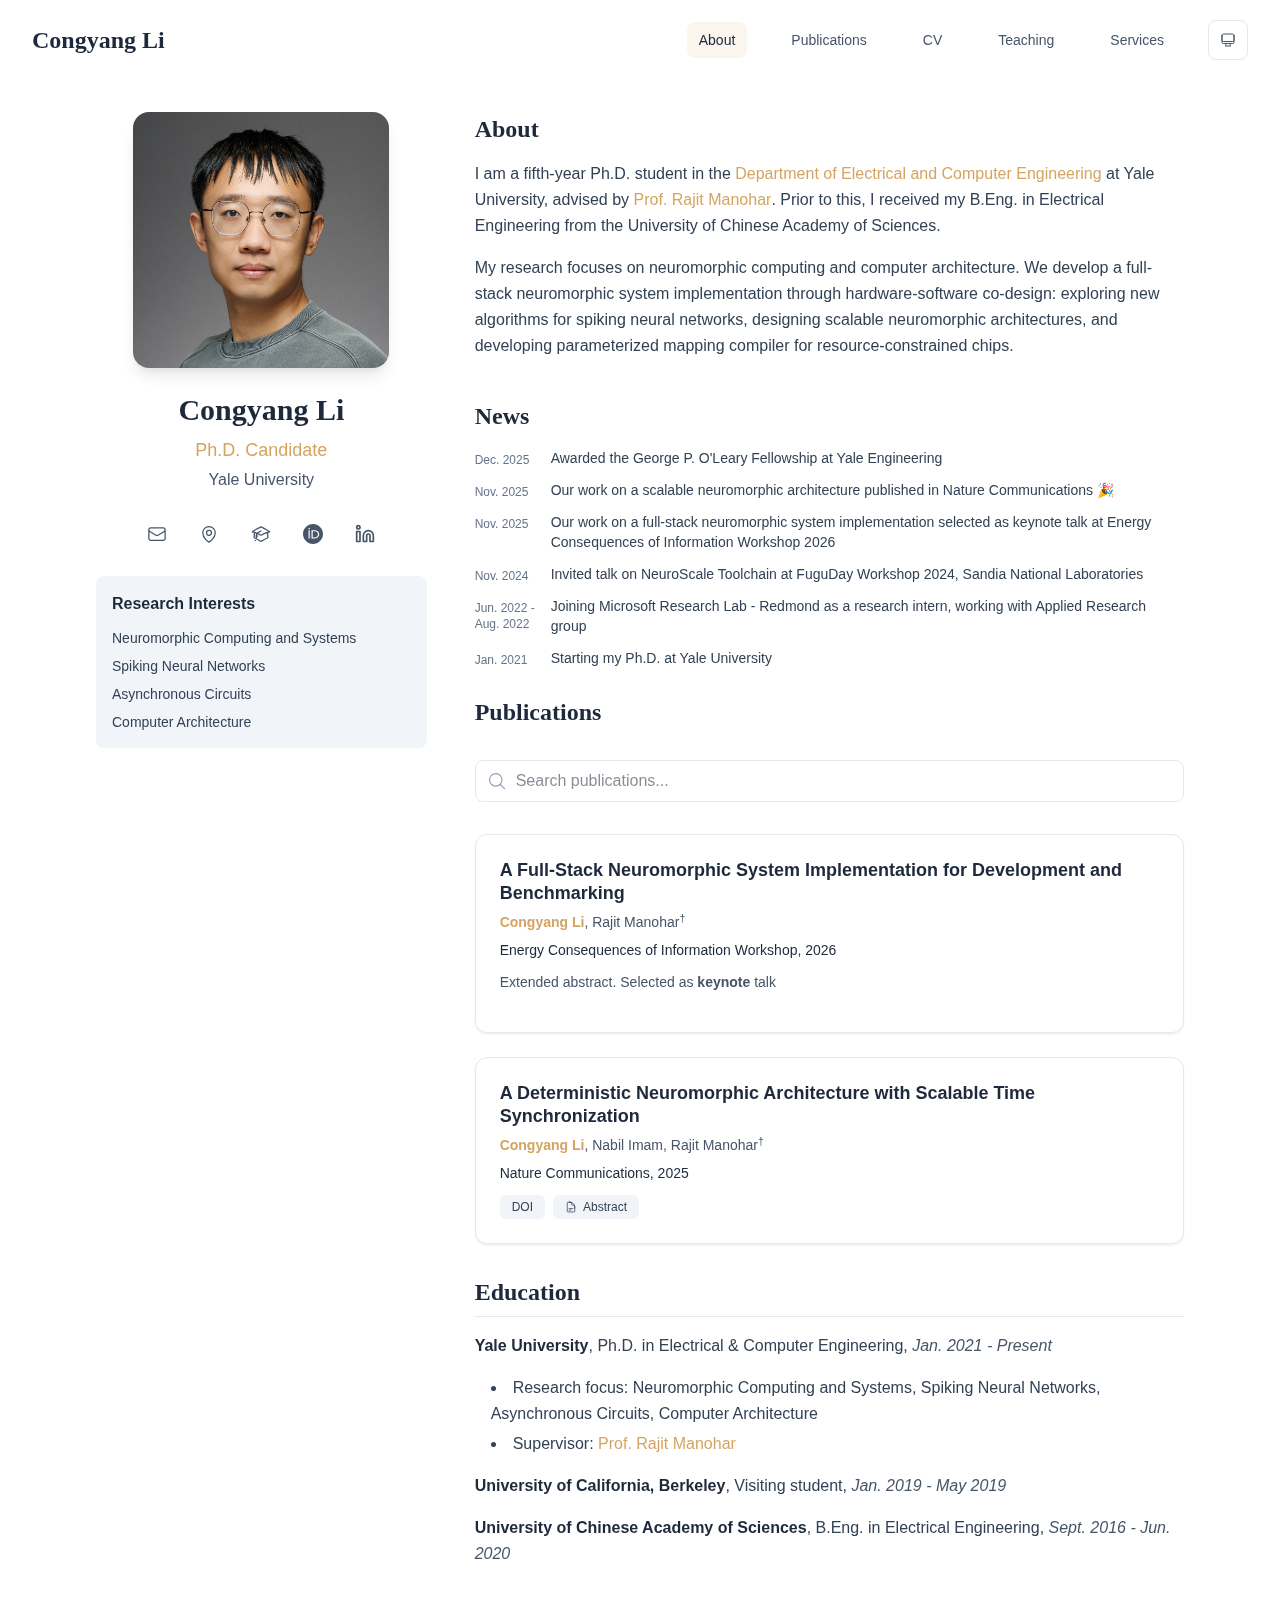
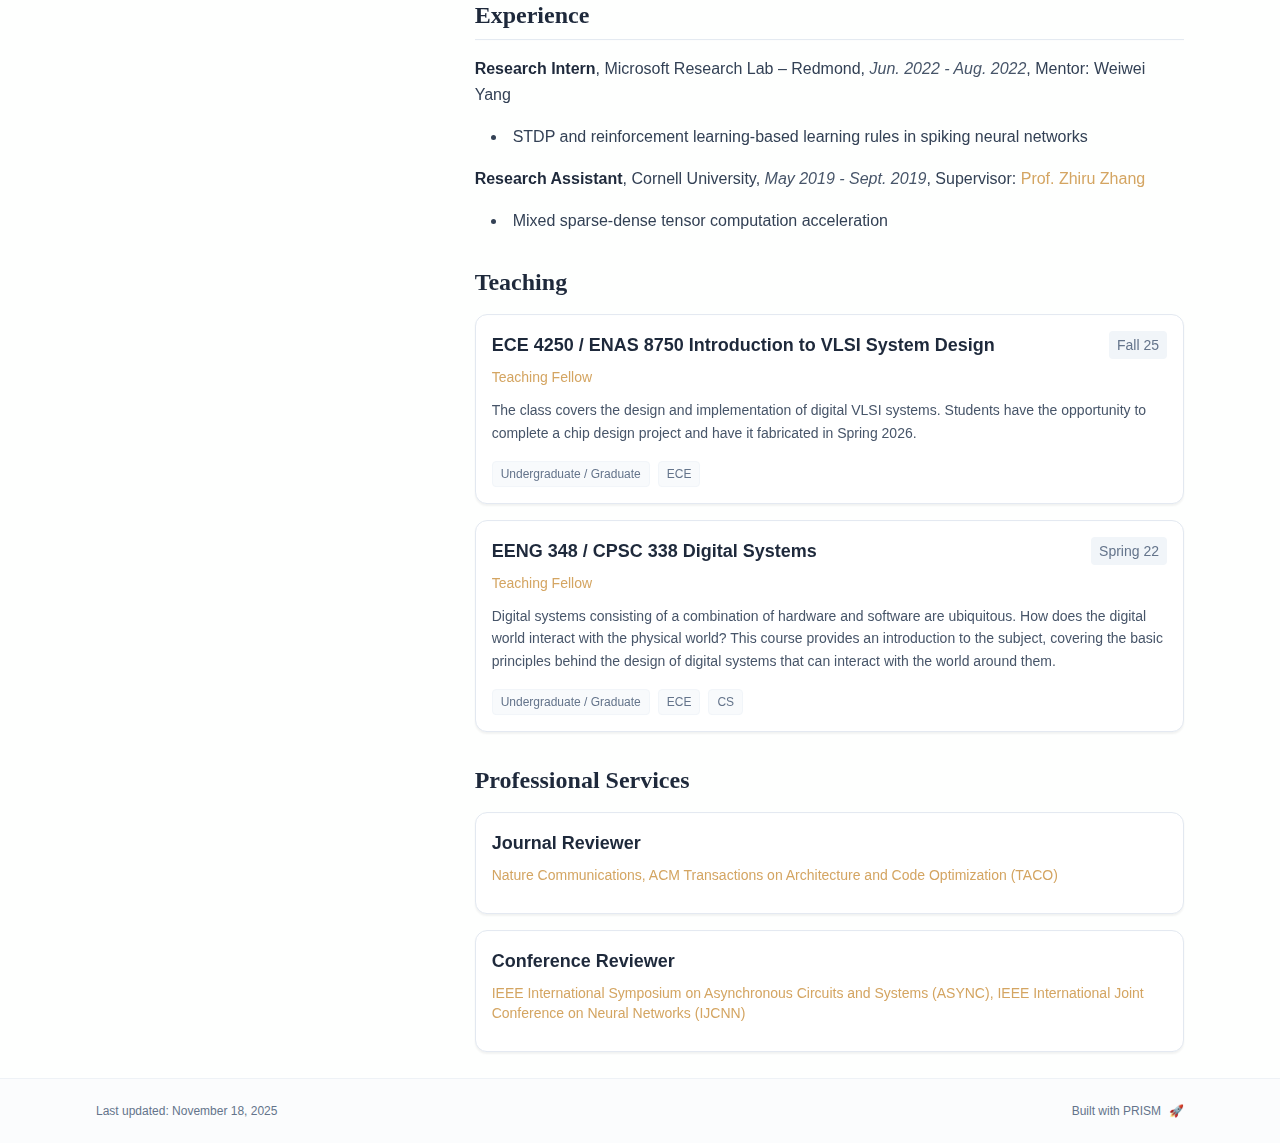
<file: index.html>
<!DOCTYPE html><html lang="en" class="scroll-smooth"><head><meta charSet="utf-8"/><meta name="viewport" content="width=device-width, initial-scale=1"/><link rel="preload" as="image" href="/bio.jpg"/><link rel="stylesheet" href="/_next/static/css/21eea25604822bef.css" data-precedence="next"/><link rel="preload" as="script" fetchPriority="low" href="/_next/static/chunks/webpack-af78f5c2c11af041.js"/><script src="/_next/static/chunks/4bd1b696-70b6d399998de86a.js" async=""></script><script src="/_next/static/chunks/684-5aaa8290a129f299.js" async=""></script><script src="/_next/static/chunks/main-app-6e8982cd25546077.js" async=""></script><script src="/_next/static/chunks/17-9c04c9413a9f9f1f.js" async=""></script><script src="/_next/static/chunks/874-6cc630662f3664af.js" async=""></script><script src="/_next/static/chunks/862-15038af301665bb3.js" async=""></script><script src="/_next/static/chunks/app/layout-25bdde6c5129e737.js" async=""></script><script src="/_next/static/chunks/812-fddf1d6726428b99.js" async=""></script><script src="/_next/static/chunks/748-d5ca4f9d4ae4fc9a.js" async=""></script><script src="/_next/static/chunks/app/page-ed86636b46142579.js" async=""></script><link rel="icon" href="/yale.svg" type="image/svg+xml"/><link rel="dns-prefetch" href="https://google-fonts.jialeliu.com"/><link rel="preconnect" href="https://google-fonts.jialeliu.com" crossorigin=""/><link rel="preload" as="style" href="https://google-fonts.jialeliu.com/css2?family=Inter:wght@300;400;500;600;700&amp;family=Crimson+Text:ital,wght@0,400;0,600;1,400&amp;display=swap"/><link rel="stylesheet" id="gfonts-css" href="https://google-fonts.jialeliu.com/css2?family=Inter:wght@300;400;500;600;700&amp;family=Crimson+Text:ital,wght@0,400;0,600;1,400&amp;display=swap" media="print"/><script>
              (function(){
                var l = document.getElementById('gfonts-css');
                if (!l) return;
                if (l.media !== 'all') {
                  l.addEventListener('load', function(){ try { l.media = 'all'; } catch(e){} });
                }
              })();
            </script><noscript><link rel="stylesheet" href="https://google-fonts.jialeliu.com/css2?family=Inter:wght@300;400;500;600;700&amp;family=Crimson+Text:ital,wght@0,400;0,600;1,400&amp;display=swap"/></noscript><script>
              try {
                const theme = localStorage.getItem('theme-storage');
                const parsed = theme ? JSON.parse(theme) : null;
                const setting = parsed?.state?.theme || 'system';
                const prefersDark = typeof window !== 'undefined' && window.matchMedia && window.matchMedia('(prefers-color-scheme: dark)').matches;
                const effective = setting === 'dark' ? 'dark' : (setting === 'light' ? 'light' : (prefersDark ? 'dark' : 'light'));
                var root = document.documentElement;
                root.classList.add(effective);
                root.setAttribute('data-theme', effective);
              } catch (e) {
                var root = document.documentElement;
                root.classList.add('light');
                root.setAttribute('data-theme', 'light');
              }
            </script><title>Congyang Li</title><meta name="description" content="PhD candidate at Yale University."/><meta name="author" content="Congyang Li"/><meta name="keywords" content="Congyang Li,PhD,Research,Yale University"/><meta name="creator" content="Congyang Li"/><meta name="publisher" content="Congyang Li"/><meta property="og:title" content="Congyang Li"/><meta property="og:description" content="PhD candidate at Yale University."/><meta property="og:site_name" content="Congyang Li&#x27;s Academic Website"/><meta property="og:locale" content="en_US"/><meta property="og:type" content="website"/><meta name="twitter:card" content="summary"/><meta name="twitter:title" content="Congyang Li"/><meta name="twitter:description" content="PhD candidate at Yale University."/><link rel="icon" href="/yale.svg"/><script>document.querySelectorAll('body link[rel="icon"], body link[rel="apple-touch-icon"]').forEach(el => document.head.appendChild(el))</script><script src="/_next/static/chunks/polyfills-42372ed130431b0a.js" noModule=""></script></head><body class="font-sans antialiased"><div style="visibility:hidden"><nav class="fixed top-0 left-0 right-0 z-50" data-headlessui-state=""><div class="transition-all duration-300 ease-out bg-transparent" style="transform:translateY(-100px)"><div class="max-w-7xl mx-auto px-4 sm:px-6 lg:px-8"><div class="flex justify-between items-center h-16 lg:h-20"><div class="flex-shrink-0" tabindex="0"><a class="text-xl lg:text-2xl font-serif font-semibold text-primary hover:text-accent transition-colors duration-200" href="/">Congyang Li</a></div><div class="hidden lg:block"><div class="ml-10 flex items-center space-x-8"><div class="flex items-baseline space-x-8"><a class="relative px-3 py-2 text-sm font-medium transition-all duration-200 rounded hover:bg-accent/10 hover:shadow-sm text-primary" href="/#about"><span class="relative z-10">About</span><div class="absolute inset-0 bg-accent/10 rounded-lg"></div></a><a class="relative px-3 py-2 text-sm font-medium transition-all duration-200 rounded hover:bg-accent/10 hover:shadow-sm text-neutral-600 hover:text-primary" href="/#publications"><span class="relative z-10">Publications</span></a><a class="relative px-3 py-2 text-sm font-medium transition-all duration-200 rounded hover:bg-accent/10 hover:shadow-sm text-neutral-600 hover:text-primary" href="/#cv"><span class="relative z-10">CV</span></a><a class="relative px-3 py-2 text-sm font-medium transition-all duration-200 rounded hover:bg-accent/10 hover:shadow-sm text-neutral-600 hover:text-primary" href="/#teaching"><span class="relative z-10">Teaching</span></a><a class="relative px-3 py-2 text-sm font-medium transition-all duration-200 rounded hover:bg-accent/10 hover:shadow-sm text-neutral-600 hover:text-primary" href="/#services"><span class="relative z-10">Services</span></a></div><div class="flex items-center justify-center w-10 h-10 rounded-lg border border-neutral-200 dark:border-[rgba(148,163,184,0.24)] bg-background dark:bg-neutral-800"><div class="w-4 h-4 rounded-full bg-neutral-300 animate-pulse"></div></div></div></div><div class="lg:hidden flex items-center space-x-2"><div class="flex items-center justify-center w-10 h-10 rounded-lg border border-neutral-200 dark:border-[rgba(148,163,184,0.24)] bg-background dark:bg-neutral-800"><div class="w-4 h-4 rounded-full bg-neutral-300 animate-pulse"></div></div><button class="inline-flex items-center justify-center p-2 rounded-md text-neutral-600 hover:text-primary hover:bg-neutral-100 dark:hover:bg-neutral-800 focus:outline-none focus:ring-2 focus:ring-inset focus:ring-accent transition-colors duration-200" id="headlessui-disclosure-button-«R5pdb»" type="button" aria-expanded="false" data-headlessui-state=""><span class="sr-only">Open main menu</span><div><svg xmlns="http://www.w3.org/2000/svg" fill="none" viewBox="0 0 24 24" stroke-width="1.5" stroke="currentColor" aria-hidden="true" data-slot="icon" class="block h-6 w-6"><path stroke-linecap="round" stroke-linejoin="round" d="M3.75 6.75h16.5M3.75 12h16.5m-16.5 5.25h16.5"></path></svg></div></button></div></div></div></div></nav><main class="min-h-screen pt-16 lg:pt-20"><div class="max-w-6xl mx-auto px-4 sm:px-6 lg:px-8 py-8 bg-background min-h-screen"><div class="grid grid-cols-1 lg:grid-cols-3 gap-12"><div class="lg:col-span-1"><div class="sticky top-8" style="opacity:0;transform:translateY(20px)"><div class="w-64 h-64 mx-auto mb-6 rounded-2xl overflow-hidden shadow-lg hover:shadow-xl transition-all duration-200 hover:scale-105"><img alt="Congyang Li" width="256" height="256" decoding="async" data-nimg="1" class="w-full h-full object-cover object-[32%_center]" style="color:transparent" src="/bio.jpg"/></div><div class="text-center mb-6"><h1 class="text-3xl font-serif font-bold text-primary mb-2">Congyang Li</h1><p class="text-lg text-accent font-medium mb-1">Ph.D. Candidate</p><p class="text-neutral-600 mb-2">Yale University</p></div><div class="flex flex-wrap justify-center gap-3 sm:gap-4 mb-6 relative px-2"><div class="relative"><button class="p-2 sm:p-2 transition-colors duration-200 text-neutral-600 dark:text-neutral-400 hover:text-accent" aria-label="Email"><svg xmlns="http://www.w3.org/2000/svg" fill="none" viewBox="0 0 24 24" stroke-width="1.5" stroke="currentColor" aria-hidden="true" data-slot="icon" class="h-5 w-5"><path stroke-linecap="round" stroke-linejoin="round" d="M21.75 6.75v10.5a2.25 2.25 0 0 1-2.25 2.25h-15a2.25 2.25 0 0 1-2.25-2.25V6.75m19.5 0A2.25 2.25 0 0 0 19.5 4.5h-15a2.25 2.25 0 0 0-2.25 2.25m19.5 0v.243a2.25 2.25 0 0 1-1.07 1.916l-7.5 4.615a2.25 2.25 0 0 1-2.36 0L3.32 8.91a2.25 2.25 0 0 1-1.07-1.916V6.75"></path></svg></button></div><div class="relative"><button class="p-2 sm:p-2 transition-colors duration-200 text-neutral-600 dark:text-neutral-400 hover:text-accent" aria-label="Location"><svg xmlns="http://www.w3.org/2000/svg" fill="none" viewBox="0 0 24 24" stroke-width="1.5" stroke="currentColor" aria-hidden="true" data-slot="icon" class="h-5 w-5"><path stroke-linecap="round" stroke-linejoin="round" d="M15 10.5a3 3 0 1 1-6 0 3 3 0 0 1 6 0Z"></path><path stroke-linecap="round" stroke-linejoin="round" d="M19.5 10.5c0 7.142-7.5 11.25-7.5 11.25S4.5 17.642 4.5 10.5a7.5 7.5 0 1 1 15 0Z"></path></svg></button></div><a href="https://scholar.google.com/citations?user=cJapFb8AAAAJ&amp;hl=en&amp;oi=ao" target="_blank" rel="noopener noreferrer" class="p-2 sm:p-2 text-neutral-600 dark:text-neutral-400 hover:text-accent transition-colors duration-200" aria-label="Google Scholar"><svg xmlns="http://www.w3.org/2000/svg" fill="none" viewBox="0 0 24 24" stroke-width="1.5" stroke="currentColor" aria-hidden="true" data-slot="icon" class="h-5 w-5"><path stroke-linecap="round" stroke-linejoin="round" d="M4.26 10.147a60.438 60.438 0 0 0-.491 6.347A48.62 48.62 0 0 1 12 20.904a48.62 48.62 0 0 1 8.232-4.41 60.46 60.46 0 0 0-.491-6.347m-15.482 0a50.636 50.636 0 0 0-2.658-.813A59.906 59.906 0 0 1 12 3.493a59.903 59.903 0 0 1 10.399 5.84c-.896.248-1.783.52-2.658.814m-15.482 0A50.717 50.717 0 0 1 12 13.489a50.702 50.702 0 0 1 7.74-3.342M6.75 15a.75.75 0 1 0 0-1.5.75.75 0 0 0 0 1.5Zm0 0v-3.675A55.378 55.378 0 0 1 12 8.443m-7.007 11.55A5.981 5.981 0 0 0 6.75 15.75v-1.5"></path></svg></a><a href="https://orcid.org/0009-0001-6983-2003" target="_blank" rel="noopener noreferrer" class="p-2 sm:p-2 text-neutral-600 dark:text-neutral-400 hover:text-accent transition-colors duration-200" aria-label="ORCID"><svg viewBox="0 0 24 24" fill="currentColor" class="h-5 w-5" xmlns="http://www.w3.org/2000/svg"><path d="M12 0C5.372 0 0 5.372 0 12s5.372 12 12 12 12-5.372 12-12S18.628 0 12 0zM7.369 4.378c.525 0 .947.431.947.947s-.422.947-.947.947a.95.95 0 0 1-.947-.947c0-.525.422-.947.947-.947zm-.722 3.038h1.444v10.041H6.647V7.416zm3.562 0h3.9c3.712 0 5.344 2.653 5.344 5.025 0 2.578-2.016 5.025-5.325 5.025h-3.919V7.416zm1.444 1.303v7.444h2.297c3.272 0 4.022-2.484 4.022-3.722 0-2.016-1.284-3.722-4.097-3.722h-2.222z"></path></svg></a><a href="https://linkedin.com/in/congyang-li-715ab7217" target="_blank" rel="noopener noreferrer" class="p-2 sm:p-2 text-neutral-600 dark:text-neutral-400 hover:text-accent transition-colors duration-200" aria-label="LinkedIn"><svg xmlns="http://www.w3.org/2000/svg" width="24" height="24" viewBox="0 0 24 24" fill="none" stroke="currentColor" stroke-width="2" stroke-linecap="round" stroke-linejoin="round" class="lucide lucide-linkedin h-5 w-5" aria-hidden="true"><path d="M16 8a6 6 0 0 1 6 6v7h-4v-7a2 2 0 0 0-2-2 2 2 0 0 0-2 2v7h-4v-7a6 6 0 0 1 6-6z"></path><rect width="4" height="12" x="2" y="9"></rect><circle cx="4" cy="4" r="2"></circle></svg></a></div><div class="bg-neutral-100 dark:bg-neutral-800 rounded-lg p-4 mb-6 hover:shadow-lg transition-all duration-200 hover:scale-[1.02]"><h3 class="font-semibold text-primary mb-3">Research Interests</h3><div class="space-y-2 text-sm text-neutral-700 dark:text-neutral-500"><div>Neuromorphic Computing and Systems</div><div>Spiking Neural Networks</div><div>Asynchronous Circuits</div><div>Computer Architecture</div></div></div></div></div><div class="lg:col-span-2 space-y-8"><section id="about" class="scroll-mt-24 space-y-8"><section style="opacity:0;transform:translateY(20px)"><h2 class="text-2xl font-serif font-bold text-primary mb-4">About</h2><div class="text-neutral-700 dark:text-neutral-600 leading-relaxed"><p class="mb-4 last:mb-0">I am a fifth-year Ph.D. student in the <a href="https://engineering.yale.edu/academic-study/departments/electrical-and-computer-engineering" node="[object Object]" target="_blank" rel="noopener noreferrer" class="text-accent font-medium transition-all duration-200 rounded hover:bg-accent/10 hover:shadow-sm">Department of Electrical and Computer Engineering</a> at Yale University, advised by <a href="https://csl.yale.edu/~rajit/" node="[object Object]" target="_blank" rel="noopener noreferrer" class="text-accent font-medium transition-all duration-200 rounded hover:bg-accent/10 hover:shadow-sm">Prof. Rajit Manohar</a>. Prior to this, I received my B.Eng. in Electrical Engineering from the University of Chinese Academy of Sciences.</p>
<p class="mb-4 last:mb-0">My research focuses on neuromorphic computing and computer architecture. We develop a full-stack neuromorphic system implementation through hardware-software co-design: exploring new algorithms for spiking neural networks, designing scalable neuromorphic architectures, and developing parameterized mapping compiler for resource-constrained chips.</p></div></section><section style="opacity:0;transform:translateY(20px)"><h2 class="text-2xl font-serif font-bold text-primary mb-4">News</h2><div class="space-y-3"><div class="flex items-start space-x-3"><span class="text-xs text-neutral-500 mt-1 w-16 flex-shrink-0">Dec. 2025</span><p class="text-sm text-neutral-700">Awarded the George P. O&#x27;Leary Fellowship at Yale Engineering</p></div><div class="flex items-start space-x-3"><span class="text-xs text-neutral-500 mt-1 w-16 flex-shrink-0">Nov. 2025</span><p class="text-sm text-neutral-700">Our work on a scalable neuromorphic architecture published in Nature Communications 🎉</p></div><div class="flex items-start space-x-3"><span class="text-xs text-neutral-500 mt-1 w-16 flex-shrink-0">Nov. 2025</span><p class="text-sm text-neutral-700">Our work on a full-stack neuromorphic system implementation selected as keynote talk at Energy Consequences of Information Workshop 2026</p></div><div class="flex items-start space-x-3"><span class="text-xs text-neutral-500 mt-1 w-16 flex-shrink-0">Nov. 2024</span><p class="text-sm text-neutral-700">Invited talk on NeuroScale Toolchain at FuguDay Workshop 2024, Sandia National Laboratories</p></div><div class="flex items-start space-x-3"><span class="text-xs text-neutral-500 mt-1 w-16 flex-shrink-0">Jun. 2022 - Aug. 2022</span><p class="text-sm text-neutral-700">Joining Microsoft Research Lab - Redmond as a research intern, working with Applied Research group</p></div><div class="flex items-start space-x-3"><span class="text-xs text-neutral-500 mt-1 w-16 flex-shrink-0">Jan. 2021</span><p class="text-sm text-neutral-700">Starting my Ph.D. at Yale University</p></div></div></section></section><section id="publications" class="scroll-mt-24 space-y-8"><div style="opacity:0;transform:translateY(20px)"><div class="mb-8"><h1 class="text-2xl font-serif font-bold text-primary mb-4">Publications</h1></div><div class="mb-8 space-y-4"><div class="flex flex-col sm:flex-row gap-4"><div class="relative flex-grow"><svg xmlns="http://www.w3.org/2000/svg" fill="none" viewBox="0 0 24 24" stroke-width="1.5" stroke="currentColor" aria-hidden="true" data-slot="icon" class="absolute left-3 top-1/2 transform -translate-y-1/2 h-5 w-5 text-neutral-400"><path stroke-linecap="round" stroke-linejoin="round" d="m21 21-5.197-5.197m0 0A7.5 7.5 0 1 0 5.196 5.196a7.5 7.5 0 0 0 10.607 10.607Z"></path></svg><input type="text" placeholder="Search publications..." class="w-full pl-10 pr-4 py-2 rounded-lg border border-neutral-200 dark:border-neutral-800 bg-white dark:bg-neutral-900 focus:ring-2 focus:ring-accent focus:border-transparent transition-all duration-200" value=""/></div></div></div><div class="space-y-6"><div class="bg-white dark:bg-neutral-900 p-6 rounded-xl shadow-sm border border-neutral-200 dark:border-neutral-800 hover:shadow-md transition-all duration-200" style="opacity:0;transform:translateY(20px)"><div class="flex flex-col md:flex-row gap-6"><div class="flex-grow"><h3 class="text-lg font-semibold text-primary mb-2 leading-tight">A Full-Stack Neuromorphic System Implementation for Development and Benchmarking</h3><p class="text-sm text-neutral-600 dark:text-neutral-400 mb-2"><span><span class="font-semibold text-accent">Congyang Li</span>, </span><span><span class="">Rajit Manohar</span><sup class="ml-0 text-neutral-600 dark:text-neutral-400">†</sup></span></p><p class="text-sm font-medium text-neutral-800 dark:text-neutral-600 mb-3">Energy Consequences of Information Workshop<!-- -->, <!-- -->2026</p><p class="text-sm text-neutral-600 dark:text-neutral-500 mb-4 line-clamp-3">Extended abstract. Selected as <strong>keynote</strong> talk</p><div class="flex flex-wrap gap-2 mt-auto"></div></div></div></div><div class="bg-white dark:bg-neutral-900 p-6 rounded-xl shadow-sm border border-neutral-200 dark:border-neutral-800 hover:shadow-md transition-all duration-200" style="opacity:0;transform:translateY(20px)"><div class="flex flex-col md:flex-row gap-6"><div class="flex-grow"><h3 class="text-lg font-semibold text-primary mb-2 leading-tight">A Deterministic Neuromorphic Architecture with Scalable Time Synchronization</h3><p class="text-sm text-neutral-600 dark:text-neutral-400 mb-2"><span><span class="font-semibold text-accent">Congyang Li</span>, </span><span><span class="">Nabil Imam</span>, </span><span><span class="">Rajit Manohar</span><sup class="ml-0 text-neutral-600 dark:text-neutral-400">†</sup></span></p><p class="text-sm font-medium text-neutral-800 dark:text-neutral-600 mb-3">Nature Communications<!-- -->, <!-- -->2025</p><div class="flex flex-wrap gap-2 mt-auto"><a href="https://doi.org/https://doi.org/10.1038/s41467-025-65268-z" target="_blank" rel="noopener noreferrer" class="inline-flex items-center px-3 py-1 rounded-md text-xs font-medium bg-neutral-100 dark:bg-neutral-800 text-neutral-700 dark:text-neutral-300 hover:bg-accent hover:text-white transition-colors">DOI</a><button class="inline-flex items-center px-3 py-1 rounded-md text-xs font-medium transition-colors bg-neutral-100 dark:bg-neutral-800 text-neutral-700 dark:text-neutral-300 hover:bg-accent hover:text-white"><svg xmlns="http://www.w3.org/2000/svg" fill="none" viewBox="0 0 24 24" stroke-width="1.5" stroke="currentColor" aria-hidden="true" data-slot="icon" class="h-3 w-3 mr-1.5"><path stroke-linecap="round" stroke-linejoin="round" d="M19.5 14.25v-2.625a3.375 3.375 0 0 0-3.375-3.375h-1.5A1.125 1.125 0 0 1 13.5 7.125v-1.5a3.375 3.375 0 0 0-3.375-3.375H8.25m0 12.75h7.5m-7.5 3H12M10.5 2.25H5.625c-.621 0-1.125.504-1.125 1.125v17.25c0 .621.504 1.125 1.125 1.125h12.75c.621 0 1.125-.504 1.125-1.125V11.25a9 9 0 0 0-9-9Z"></path></svg>Abstract</button></div></div></div></div></div></div></section><section id="cv" class="scroll-mt-24 space-y-8"><div class="" style="opacity:0;transform:translateY(20px)"><h1 class="text-2xl font-serif font-bold text-primary mb-4"></h1><div class="text-neutral-700 dark:text-neutral-600 leading-relaxed"><h2 class="text-2xl font-serif font-bold text-primary mt-8 mb-4 border-b border-neutral-200 dark:border-neutral-800 pb-2">Education</h2>
<p class="mb-4 last:mb-0"><strong class="font-semibold text-primary">Yale University</strong>, Ph.D. in Electrical &amp; Computer Engineering, <em class="italic text-neutral-600 dark:text-neutral-500">Jan. 2021 - Present</em></p>
<ul class="list-disc list-inside mb-4 space-y-1 ml-4">
<li class="mb-1">Research focus: Neuromorphic Computing and Systems, Spiking Neural Networks, Asynchronous Circuits, Computer Architecture</li>
<li class="mb-1">Supervisor: <a href="https://csl.yale.edu/~rajit/" node="[object Object]" target="_blank" rel="noopener noreferrer" class="text-accent font-medium hover:underline transition-colors">Prof. Rajit Manohar</a></li>
</ul>
<p class="mb-4 last:mb-0"><strong class="font-semibold text-primary">University of California, Berkeley</strong>, Visiting student, <em class="italic text-neutral-600 dark:text-neutral-500">Jan. 2019 - May 2019</em></p>
<p class="mb-4 last:mb-0"><strong class="font-semibold text-primary">University of Chinese Academy of Sciences</strong>, B.Eng. in Electrical Engineering, <em class="italic text-neutral-600 dark:text-neutral-500">Sept. 2016 - Jun. 2020</em></p>
<h2 class="text-2xl font-serif font-bold text-primary mt-8 mb-4 border-b border-neutral-200 dark:border-neutral-800 pb-2">Experience</h2>
<p class="mb-4 last:mb-0"><strong class="font-semibold text-primary">Research Intern</strong>, Microsoft Research Lab – Redmond, <em class="italic text-neutral-600 dark:text-neutral-500">Jun. 2022 - Aug. 2022</em>, Mentor: Weiwei Yang</p>
<ul class="list-disc list-inside mb-4 space-y-1 ml-4">
<li class="mb-1">STDP and reinforcement learning-based learning rules in spiking neural networks</li>
</ul>
<p class="mb-4 last:mb-0"><strong class="font-semibold text-primary">Research Assistant</strong>, Cornell University, <em class="italic text-neutral-600 dark:text-neutral-500">May 2019 - Sept. 2019</em>, Supervisor: <a href="https://www.csl.cornell.edu/~zhiruz/" node="[object Object]" target="_blank" rel="noopener noreferrer" class="text-accent font-medium hover:underline transition-colors">Prof. Zhiru Zhang</a></p>
<ul class="list-disc list-inside mb-4 space-y-1 ml-4">
<li class="mb-1">Mixed sparse-dense tensor computation acceleration</li>
</ul></div></div></section><section id="teaching" class="scroll-mt-24 space-y-8"><div style="opacity:0;transform:translateY(20px)"><div class="mb-4"><h1 class="text-2xl font-serif font-bold text-primary mb-4">Teaching</h1></div><div class="grid gap-4"><div class="bg-white dark:bg-neutral-900 p-4 rounded-xl shadow-sm border border-neutral-200 dark:border-neutral-800 hover:shadow-lg transition-all duration-200 hover:scale-[1.01]" style="opacity:0;transform:translateY(20px)"><div class="flex justify-between items-start mb-2"><h3 class="text-lg font-semibold text-primary">ECE 4250 / ENAS 8750 Introduction to VLSI System Design</h3><span class="text-sm text-neutral-500 font-medium bg-neutral-100 dark:bg-neutral-800 px-2 py-1 rounded">Fall 25</span></div><p class="text-sm text-accent font-medium mb-3">Teaching Fellow</p><p class="text-sm text-neutral-600 dark:text-neutral-500 leading-relaxed">The class covers the design and implementation of digital VLSI systems. Students have the opportunity to complete a chip design project and have it fabricated in Spring 2026.</p><div class="flex flex-wrap gap-2 mt-4"><span class="text-xs text-neutral-500 bg-neutral-50 dark:bg-neutral-800/50 px-2 py-1 rounded border border-neutral-100 dark:border-neutral-800">Undergraduate / Graduate</span><span class="text-xs text-neutral-500 bg-neutral-50 dark:bg-neutral-800/50 px-2 py-1 rounded border border-neutral-100 dark:border-neutral-800">ECE</span></div></div><div class="bg-white dark:bg-neutral-900 p-4 rounded-xl shadow-sm border border-neutral-200 dark:border-neutral-800 hover:shadow-lg transition-all duration-200 hover:scale-[1.01]" style="opacity:0;transform:translateY(20px)"><div class="flex justify-between items-start mb-2"><h3 class="text-lg font-semibold text-primary">EENG 348 / CPSC 338 Digital Systems</h3><span class="text-sm text-neutral-500 font-medium bg-neutral-100 dark:bg-neutral-800 px-2 py-1 rounded">Spring 22</span></div><p class="text-sm text-accent font-medium mb-3">Teaching Fellow</p><p class="text-sm text-neutral-600 dark:text-neutral-500 leading-relaxed">Digital systems consisting of a combination of hardware and software are ubiquitous. How does the digital world interact with the physical world? This course provides an introduction to the subject, covering the basic principles behind the design of digital systems that can interact with the world around them.</p><div class="flex flex-wrap gap-2 mt-4"><span class="text-xs text-neutral-500 bg-neutral-50 dark:bg-neutral-800/50 px-2 py-1 rounded border border-neutral-100 dark:border-neutral-800">Undergraduate / Graduate</span><span class="text-xs text-neutral-500 bg-neutral-50 dark:bg-neutral-800/50 px-2 py-1 rounded border border-neutral-100 dark:border-neutral-800">ECE</span><span class="text-xs text-neutral-500 bg-neutral-50 dark:bg-neutral-800/50 px-2 py-1 rounded border border-neutral-100 dark:border-neutral-800">CS</span></div></div></div></div></section><section id="services" class="scroll-mt-24 space-y-8"><div style="opacity:0;transform:translateY(20px)"><div class="mb-4"><h1 class="text-2xl font-serif font-bold text-primary mb-4">Professional Services</h1></div><div class="grid gap-4"><div class="bg-white dark:bg-neutral-900 p-4 rounded-xl shadow-sm border border-neutral-200 dark:border-neutral-800 hover:shadow-lg transition-all duration-200 hover:scale-[1.01]" style="opacity:0;transform:translateY(20px)"><div class="flex justify-between items-start mb-2"><h3 class="text-lg font-semibold text-primary">Journal Reviewer</h3></div><p class="text-sm text-accent font-medium mb-3">Nature Communications, ACM Transactions on Architecture and Code Optimization (TACO)</p></div><div class="bg-white dark:bg-neutral-900 p-4 rounded-xl shadow-sm border border-neutral-200 dark:border-neutral-800 hover:shadow-lg transition-all duration-200 hover:scale-[1.01]" style="opacity:0;transform:translateY(20px)"><div class="flex justify-between items-start mb-2"><h3 class="text-lg font-semibold text-primary">Conference Reviewer</h3></div><p class="text-sm text-accent font-medium mb-3">IEEE International Symposium on Asynchronous Circuits and Systems (ASYNC), IEEE International Joint Conference on Neural Networks (IJCNN)</p></div></div></div></section></div></div></div><!--$--><!--/$--><!--$--><!--/$--></main><footer class="border-t border-neutral-200/50 bg-neutral-50/50 dark:bg-neutral-900/50 dark:border-neutral-700/50"><div class="max-w-6xl mx-auto px-4 sm:px-6 lg:px-8 py-6"><div class="flex flex-col sm:flex-row justify-between items-center gap-2"><p class="text-xs text-neutral-500">Last updated: <!-- -->November 18, 2025</p><p class="text-xs text-neutral-500 flex items-center"><a href="https://github.com/xyjoey/PRISM" target="_blank" rel="noopener noreferrer">Built with PRISM</a><span class="ml-2">🚀</span></p></div></div></footer></div><script src="/_next/static/chunks/webpack-af78f5c2c11af041.js" async=""></script><script>(self.__next_f=self.__next_f||[]).push([0])</script><script>self.__next_f.push([1,"1:\"$Sreact.fragment\"\n2:I[3719,[\"17\",\"static/chunks/17-9c04c9413a9f9f1f.js\",\"874\",\"static/chunks/874-6cc630662f3664af.js\",\"862\",\"static/chunks/862-15038af301665bb3.js\",\"177\",\"static/chunks/app/layout-25bdde6c5129e737.js\"],\"ThemeProvider\"]\n3:I[768,[\"17\",\"static/chunks/17-9c04c9413a9f9f1f.js\",\"874\",\"static/chunks/874-6cc630662f3664af.js\",\"862\",\"static/chunks/862-15038af301665bb3.js\",\"177\",\"static/chunks/app/layout-25bdde6c5129e737.js\"],\"default\"]\n4:I[7555,[],\"\"]\n5:I[1295,[],\"\"]\n6:I[2548,[\"17\",\"static/chunks/17-9c04c9413a9f9f1f.js\",\"874\",\"static/chunks/874-6cc630662f3664af.js\",\"862\",\"static/chunks/862-15038af301665bb3.js\",\"177\",\"static/chunks/app/layout-25bdde6c5129e737.js\"],\"default\"]\n7:I[7437,[\"17\",\"static/chunks/17-9c04c9413a9f9f1f.js\",\"812\",\"static/chunks/812-fddf1d6726428b99.js\",\"874\",\"static/chunks/874-6cc630662f3664af.js\",\"748\",\"static/chunks/748-d5ca4f9d4ae4fc9a.js\",\"974\",\"static/chunks/app/page-ed86636b46142579.js\"],\"default\"]\n8:I[9507,[\"17\",\"static/chunks/17-9c04c9413a9f9f1f.js\",\"812\",\"static/chunks/812-fddf1d6726428b99.js\",\"874\",\"static/chunks/874-6cc630662f3664af.js\",\"748\",\"static/chunks/748-d5ca4f9d4ae4fc9a.js\",\"974\",\"static/chunks/app/page-ed86636b46142579.js\"],\"default\"]\n9:I[1990,[\"17\",\"static/chunks/17-9c04c9413a9f9f1f.js\",\"812\",\"static/chunks/812-fddf1d6726428b99.js\",\"874\",\"static/chunks/874-6cc630662f3664af.js\",\"748\",\"static/chunks/748-d5ca4f9d4ae4fc9a.js\",\"974\",\"static/chunks/app/page-ed86636b46142579.js\"],\"default\"]\na:I[6669,[\"17\",\"static/chunks/17-9c04c9413a9f9f1f.js\",\"812\",\"static/chunks/812-fddf1d6726428b99.js\",\"874\",\"static/chunks/874-6cc630662f3664af.js\",\"748\",\"static/chunks/748-d5ca4f9d4ae4fc9a.js\",\"974\",\"static/chunks/app/page-ed86636b46142579.js\"],\"default\"]\nd:I[4059,[\"17\",\"static/chunks/17-9c04c9413a9f9f1f.js\",\"812\",\"static/chunks/812-fddf1d6726428b99.js\",\"874\",\"static/chunks/874-6cc630662f3664af.js\",\"748\",\"static/chunks/748-d5ca4f9d4ae4fc9a.js\",\"974\",\"static/chunks/app/page-ed86636b46142579.js\"],\"default\"]\ne:I[3684,[\"17\",\"static/chunks/17-9c04c9413a9f9f1f.js\",\"812\",\"static/chunks/812-fdd"])</script><script>self.__next_f.push([1,"f1d6726428b99.js\",\"874\",\"static/chunks/874-6cc630662f3664af.js\",\"748\",\"static/chunks/748-d5ca4f9d4ae4fc9a.js\",\"974\",\"static/chunks/app/page-ed86636b46142579.js\"],\"default\"]\nf:I[9665,[],\"MetadataBoundary\"]\n11:I[9665,[],\"OutletBoundary\"]\n14:I[4911,[],\"AsyncMetadataOutlet\"]\n16:I[9665,[],\"ViewportBoundary\"]\n18:I[6614,[],\"\"]\n:HL[\"/_next/static/css/21eea25604822bef.css\",\"style\"]\nb:T4a2,Custom integrated circuits modeling biological neural networks serve as tools for studying brain computation and platforms for exploring new architectures and learning rules of artificial neural networks. Time synchronization across network units is an important aspect of these designs to ensure reproducible results and maintain hardware-software equivalence. Current approaches rely on global synchronization protocols, which fundamentally limit system scalability. To overcome this, we develop NeuroScale, a decentralized and scalable neuromorphic architecture that uses local, aperiodic synchronization to preserve determinism without global coordination. Cores of co-localized compute and memory elements model neural and synaptic processes, including spike filtering operations, subthreshold neural dynamics, and online Hebbian learning rules. Multiple cores communicate via spikes across a routing mesh, using distributed event-driven synchronization to efficiently scale to large networks. We compare this synchronization protocol to the global barrier synchronization approaches of IBM TrueNorth and Intel Loihi, demonstrating NeuroScale’s advantages for large system sizes.c:T63c,@article{li2025deterministic,\n  title = {A Deterministic Neuromorphic Architecture with Scalable Time Synchronization},\n  author = {Li, Congyang and Imam, Nabil and Manohar, Rajit},\n  journal = {Nature Communications},\n  volume = {16},\n  number = {1},\n  pages = {10329},\n  year = {2025},\n  publisher = {Nature Publishing Group UK London},\n  doi = {https://doi.org/10.1038/s41467-025-65268-z},\n  abstract = {Custom integrated circuits modeling biological neural networks se"])</script><script>self.__next_f.push([1,"rve as tools for studying brain computation and platforms for exploring new architectures and learning rules of artificial neural networks. Time synchronization across network units is an important aspect of these designs to ensure reproducible results and maintain hardware-software equivalence. Current approaches rely on global synchronization protocols, which fundamentally limit system scalability. To overcome this, we develop NeuroScale, a decentralized and scalable neuromorphic architecture that uses local, aperiodic synchronization to preserve determinism without global coordination. Cores of co-localized compute and memory elements model neural and synaptic processes, including spike filtering operations, subthreshold neural dynamics, and online Hebbian learning rules. Multiple cores communicate via spikes across a routing mesh, using distributed event-driven synchronization to efficiently scale to large networks. We compare this synchronization protocol to the global barrier synchronization approaches of IBM TrueNorth and Intel Loihi, demonstrating NeuroScale’s advantages for large system sizes.}\n}"])</script><script>self.__next_f.push([1,"0:{\"P\":null,\"b\":\"5Ma4bZJm5A031o5ZGkbEy\",\"p\":\"\",\"c\":[\"\",\"\"],\"i\":false,\"f\":[[[\"\",{\"children\":[\"__PAGE__\",{}]},\"$undefined\",\"$undefined\",true],[\"\",[\"$\",\"$1\",\"c\",{\"children\":[[[\"$\",\"link\",\"0\",{\"rel\":\"stylesheet\",\"href\":\"/_next/static/css/21eea25604822bef.css\",\"precedence\":\"next\",\"crossOrigin\":\"$undefined\",\"nonce\":\"$undefined\"}]],[\"$\",\"html\",null,{\"lang\":\"en\",\"className\":\"scroll-smooth\",\"suppressHydrationWarning\":true,\"children\":[[\"$\",\"head\",null,{\"children\":[[\"$\",\"link\",null,{\"rel\":\"icon\",\"href\":\"/yale.svg\",\"type\":\"image/svg+xml\"}],[\"$\",\"link\",null,{\"rel\":\"dns-prefetch\",\"href\":\"https://google-fonts.jialeliu.com\"}],[\"$\",\"link\",null,{\"rel\":\"preconnect\",\"href\":\"https://google-fonts.jialeliu.com\",\"crossOrigin\":\"\"}],[\"$\",\"link\",null,{\"rel\":\"preload\",\"as\":\"style\",\"href\":\"https://google-fonts.jialeliu.com/css2?family=Inter:wght@300;400;500;600;700\u0026family=Crimson+Text:ital,wght@0,400;0,600;1,400\u0026display=swap\"}],[\"$\",\"link\",null,{\"rel\":\"stylesheet\",\"id\":\"gfonts-css\",\"href\":\"https://google-fonts.jialeliu.com/css2?family=Inter:wght@300;400;500;600;700\u0026family=Crimson+Text:ital,wght@0,400;0,600;1,400\u0026display=swap\",\"media\":\"print\"}],[\"$\",\"script\",null,{\"dangerouslySetInnerHTML\":{\"__html\":\"\\n              (function(){\\n                var l = document.getElementById('gfonts-css');\\n                if (!l) return;\\n                if (l.media !== 'all') {\\n                  l.addEventListener('load', function(){ try { l.media = 'all'; } catch(e){} });\\n                }\\n              })();\\n            \"}}],[\"$\",\"noscript\",null,{\"children\":[\"$\",\"link\",null,{\"rel\":\"stylesheet\",\"href\":\"https://google-fonts.jialeliu.com/css2?family=Inter:wght@300;400;500;600;700\u0026family=Crimson+Text:ital,wght@0,400;0,600;1,400\u0026display=swap\"}]}],[\"$\",\"script\",null,{\"dangerouslySetInnerHTML\":{\"__html\":\"\\n              try {\\n                const theme = localStorage.getItem('theme-storage');\\n                const parsed = theme ? JSON.parse(theme) : null;\\n                const setting = parsed?.state?.theme || 'system';\\n                const prefersDark = typeof window !== 'undefined' \u0026\u0026 window.matchMedia \u0026\u0026 window.matchMedia('(prefers-color-scheme: dark)').matches;\\n                const effective = setting === 'dark' ? 'dark' : (setting === 'light' ? 'light' : (prefersDark ? 'dark' : 'light'));\\n                var root = document.documentElement;\\n                root.classList.add(effective);\\n                root.setAttribute('data-theme', effective);\\n              } catch (e) {\\n                var root = document.documentElement;\\n                root.classList.add('light');\\n                root.setAttribute('data-theme', 'light');\\n              }\\n            \"}}]]}],[\"$\",\"body\",null,{\"className\":\"font-sans antialiased\",\"children\":[\"$\",\"$L2\",null,{\"children\":[[\"$\",\"$L3\",null,{\"items\":[{\"title\":\"About\",\"type\":\"page\",\"target\":\"about\",\"href\":\"/\"},{\"title\":\"Publications\",\"type\":\"page\",\"target\":\"publications\",\"href\":\"/publications\"},{\"title\":\"CV\",\"type\":\"page\",\"target\":\"cv\",\"href\":\"/cv\"},{\"title\":\"Teaching\",\"type\":\"page\",\"target\":\"teaching\",\"href\":\"/teaching\"},{\"title\":\"Services\",\"type\":\"page\",\"target\":\"services\",\"href\":\"/services\"}],\"siteTitle\":\"Congyang Li\",\"enableOnePageMode\":true}],[\"$\",\"main\",null,{\"className\":\"min-h-screen pt-16 lg:pt-20\",\"children\":[\"$\",\"$L4\",null,{\"parallelRouterKey\":\"children\",\"error\":\"$undefined\",\"errorStyles\":\"$undefined\",\"errorScripts\":\"$undefined\",\"template\":[\"$\",\"$L5\",null,{}],\"templateStyles\":\"$undefined\",\"templateScripts\":\"$undefined\",\"notFound\":[[[\"$\",\"title\",null,{\"children\":\"404: This page could not be found.\"}],[\"$\",\"div\",null,{\"style\":{\"fontFamily\":\"system-ui,\\\"Segoe UI\\\",Roboto,Helvetica,Arial,sans-serif,\\\"Apple Color Emoji\\\",\\\"Segoe UI Emoji\\\"\",\"height\":\"100vh\",\"textAlign\":\"center\",\"display\":\"flex\",\"flexDirection\":\"column\",\"alignItems\":\"center\",\"justifyContent\":\"center\"},\"children\":[\"$\",\"div\",null,{\"children\":[[\"$\",\"style\",null,{\"dangerouslySetInnerHTML\":{\"__html\":\"body{color:#000;background:#fff;margin:0}.next-error-h1{border-right:1px solid rgba(0,0,0,.3)}@media (prefers-color-scheme:dark){body{color:#fff;background:#000}.next-error-h1{border-right:1px solid rgba(255,255,255,.3)}}\"}}],[\"$\",\"h1\",null,{\"className\":\"next-error-h1\",\"style\":{\"display\":\"inline-block\",\"margin\":\"0 20px 0 0\",\"padding\":\"0 23px 0 0\",\"fontSize\":24,\"fontWeight\":500,\"verticalAlign\":\"top\",\"lineHeight\":\"49px\"},\"children\":404}],[\"$\",\"div\",null,{\"style\":{\"display\":\"inline-block\"},\"children\":[\"$\",\"h2\",null,{\"style\":{\"fontSize\":14,\"fontWeight\":400,\"lineHeight\":\"49px\",\"margin\":0},\"children\":\"This page could not be found.\"}]}]]}]}]],[]],\"forbidden\":\"$undefined\",\"unauthorized\":\"$undefined\"}]}],[\"$\",\"$L6\",null,{\"lastUpdated\":\"November 18, 2025\"}]]}]}]]}]]}],{\"children\":[\"__PAGE__\",[\"$\",\"$1\",\"c\",{\"children\":[[\"$\",\"div\",null,{\"className\":\"max-w-6xl mx-auto px-4 sm:px-6 lg:px-8 py-8 bg-background min-h-screen\",\"children\":[\"$\",\"div\",null,{\"className\":\"grid grid-cols-1 lg:grid-cols-3 gap-12\",\"children\":[[\"$\",\"div\",null,{\"className\":\"lg:col-span-1\",\"children\":[\"$\",\"$L7\",null,{\"author\":{\"name\":\"Congyang Li\",\"title\":\"Ph.D. Candidate\",\"institution\":\"Yale University\",\"avatar\":\"/bio.jpg\"},\"social\":{\"email\":\"congyang.li@yale.edu\",\"location\":\"New Haven, CT 06511\",\"location_url\":\"https://maps.app.goo.gl/m62Nh7YejjbUPcWJ9\",\"location_details\":[\"Dunham Laboratory,\",\"10 Hillhouse Ave, New Haven, CT 06511\"],\"google_scholar\":\"https://scholar.google.com/citations?user=cJapFb8AAAAJ\u0026hl=en\u0026oi=ao\",\"orcid\":\"https://orcid.org/0009-0001-6983-2003\",\"linkedin\":\"https://linkedin.com/in/congyang-li-715ab7217\"},\"features\":{\"enable_likes\":false,\"enable_one_page_mode\":true},\"researchInterests\":[\"Neuromorphic Computing and Systems\",\"Spiking Neural Networks\",\"Asynchronous Circuits\",\"Computer Architecture\"]}]}],[\"$\",\"div\",null,{\"className\":\"lg:col-span-2 space-y-8\",\"children\":[[\"$\",\"section\",\"about\",{\"id\":\"about\",\"className\":\"scroll-mt-24 space-y-8\",\"children\":[[[\"$\",\"$L8\",\"about\",{\"content\":\"I am a fifth-year Ph.D. student in the [Department of Electrical and Computer Engineering](https://engineering.yale.edu/academic-study/departments/electrical-and-computer-engineering) at Yale University, advised by [Prof. Rajit Manohar](https://csl.yale.edu/~rajit/). Prior to this, I received my B.Eng. in Electrical Engineering from the University of Chinese Academy of Sciences.\\r\\n\\r\\nMy research focuses on neuromorphic computing and computer architecture. We develop a full-stack neuromorphic system implementation through hardware-software co-design: exploring new algorithms for spiking neural networks, designing scalable neuromorphic architectures, and developing parameterized mapping compiler for resource-constrained chips. \",\"title\":\"About\"}],[\"$\",\"$L9\",\"news\",{\"items\":[{\"date\":\"Dec. 2025\",\"content\":\"Awarded the George P. O'Leary Fellowship at Yale Engineering\"},{\"date\":\"Nov. 2025\",\"content\":\"Our work on a scalable neuromorphic architecture published in Nature Communications 🎉\"},{\"date\":\"Nov. 2025\",\"content\":\"Our work on a full-stack neuromorphic system implementation selected as keynote talk at Energy Consequences of Information Workshop 2026\"},{\"date\":\"Nov. 2024\",\"content\":\"Invited talk on NeuroScale Toolchain at FuguDay Workshop 2024, Sandia National Laboratories\"},{\"date\":\"Jun. 2022 - Aug. 2022\",\"content\":\"Joining Microsoft Research Lab - Redmond as a research intern, working with Applied Research group\"},{\"date\":\"Jan. 2021\",\"content\":\"Starting my Ph.D. at Yale University\"}],\"title\":\"News\"}],null],false,false,false]}],[\"$\",\"section\",\"publications\",{\"id\":\"publications\",\"className\":\"scroll-mt-24 space-y-8\",\"children\":[false,[\"$\",\"$La\",null,{\"config\":{\"type\":\"publication\",\"title\":\"Publications\",\"source\":\"publications.bib\"},\"publications\":[{\"id\":\"li2026fullstack\",\"title\":\"A Full-Stack Neuromorphic System Implementation for Development and Benchmarking\",\"authors\":[{\"name\":\"Congyang Li\",\"isHighlighted\":true,\"isCorresponding\":false,\"isCoAuthor\":true},{\"name\":\"Rajit Manohar\",\"isHighlighted\":false,\"isCorresponding\":true,\"isCoAuthor\":false}],\"year\":2026,\"month\":\"2\",\"type\":\"conference\",\"status\":\"published\",\"tags\":[],\"keywords\":\"$0:f:0:1:2:children:1:props:children:0:props:children:props:children:1:props:children:1:props:children:1:props:publications:0:tags\",\"researchArea\":\"machine-learning\",\"journal\":\"\",\"conference\":\"Energy Consequences of Information Workshop\",\"abstract\":\"\",\"description\":\"Extended abstract. Selected as \u003cstrong\u003ekeynote\u003c/strong\u003e talk\",\"selected\":false,\"bibtex\":\"@inproceedings{li2026fullstack,\\n  author = {Congyang Li and Rajit Manohar},\\n  title = {A Full-Stack Neuromorphic System Implementation for Development and Benchmarking},\\n  booktitle = {Energy Consequences of Information Workshop},\\n  year = {2026},\\n  month = {feb},\\n  address = {Santa Fe, NM},\\n  note = {Extended abstract. Selected as \\\\textbf{keynote} talk}\\n}\"},{\"id\":\"li2025deterministic\",\"title\":\"A Deterministic Neuromorphic Architecture with Scalable Time Synchronization\",\"authors\":[{\"name\":\"Congyang Li\",\"isHighlighted\":true,\"isCorresponding\":false,\"isCoAuthor\":false},{\"name\":\"Nabil Imam\",\"isHighlighted\":false,\"isCorresponding\":false,\"isCoAuthor\":false},{\"name\":\"Rajit Manohar\",\"isHighlighted\":false,\"isCorresponding\":true,\"isCoAuthor\":false}],\"year\":2025,\"type\":\"journal\",\"status\":\"published\",\"tags\":[\"Computational Physics\",\"Quantum Dynamics\",\"Numerical Analysis\",\"Runge-Kutta Methods\"],\"keywords\":\"$0:f:0:1:2:children:1:props:children:0:props:children:props:children:1:props:children:1:props:children:1:props:publications:1:tags\",\"researchArea\":\"quantum-computing\",\"journal\":\"Nature Communications\",\"conference\":\"\",\"volume\":\"16\",\"issue\":\"1\",\"pages\":\"10329\",\"doi\":\"https://doi.org/10.1038/s41467-025-65268-z\",\"abstract\":\"$b\",\"description\":\"\",\"selected\":true,\"bibtex\":\"$c\"}],\"embedded\":true}],false,false]}],[\"$\",\"section\",\"cv\",{\"id\":\"cv\",\"className\":\"scroll-mt-24 space-y-8\",\"children\":[false,false,[\"$\",\"$Ld\",null,{\"config\":{\"type\":\"text\",\"title\":\"\",\"source\":\"cv.md\"},\"content\":\"## Education\\r\\n\\r\\n**Yale University**, Ph.D. in Electrical \u0026 Computer Engineering, *Jan. 2021 - Present*\\r\\n- Research focus: Neuromorphic Computing and Systems, Spiking Neural Networks, Asynchronous Circuits, Computer Architecture\\r\\n- Supervisor: [Prof. Rajit Manohar](https://csl.yale.edu/~rajit/)\\r\\n\\r\\n**University of California, Berkeley**, Visiting student, *Jan. 2019 - May 2019*\\r\\n\\r\\n**University of Chinese Academy of Sciences**, B.Eng. in Electrical Engineering, *Sept. 2016 - Jun. 2020*\\r\\n\\r\\n## Experience\\r\\n\\r\\n**Research Intern**, Microsoft Research Lab – Redmond, *Jun. 2022 - Aug. 2022*, Mentor: Weiwei Yang\\r\\n- STDP and reinforcement learning-based learning rules in spiking neural networks\\r\\n\\r\\n**Research Assistant**, Cornell University, *May 2019 - Sept. 2019*, Supervisor: [Prof. Zhiru Zhang](https://www.csl.cornell.edu/~zhiruz/)\\r\\n- Mixed sparse-dense tensor computation acceleration\\r\\n\\r\\n\\r\\n\\r\\n\\r\\n\\r\\n\",\"embedded\":true}],false]}],[\"$\",\"section\",\"teaching\",{\"id\":\"teaching\",\"className\":\"scroll-mt-24 space-y-8\",\"children\":[false,false,false,[\"$\",\"$Le\",null,{\"config\":{\"type\":\"card\",\"title\":\"Teaching\",\"items\":[{\"title\":\"ECE 4250 / ENAS 8750 Introduction to VLSI System Design\",\"subtitle\":\"Teaching Fellow\",\"date\":\"Fall 25\",\"content\":\"The class covers the design and implementation of digital VLSI systems. Students have the opportunity to complete a chip design project and have it fabricated in Spring 2026.\",\"tags\":[\"Undergraduate / Graduate\",\"ECE\"]},{\"title\":\"EENG 348 / CPSC 338 Digital Systems\",\"subtitle\":\"Teaching Fellow\",\"date\":\"Spring 22\",\"content\":\"Digital systems consisting of a combination of hardware and software are ubiquitous. How does the digital world interact with the physical world? This course provides an introduction to the subject, covering the basic principles behind the design of digital systems that can interact with the world around them.\",\"tags\":[\"Undergraduate / Graduate\",\"ECE\",\"CS\"]}]},\"embedded\":true}]]}],[\"$\",\"section\",\"services\",{\"id\":\"services\",\"className\":\"scroll-mt-24 space-y-8\",\"children\":[false,false,false,[\"$\",\"$Le\",null,{\"config\":{\"type\":\"card\",\"title\":\"Professional Services\",\"items\":[{\"title\":\"Journal Reviewer\",\"subtitle\":\"Nature Communications, ACM Transactions on Architecture and Code Optimization (TACO)\"},{\"title\":\"Conference Reviewer\",\"subtitle\":\"IEEE International Symposium on Asynchronous Circuits and Systems (ASYNC), IEEE International Joint Conference on Neural Networks (IJCNN)\"}]},\"embedded\":true}]]}]]}]]}]}],[\"$\",\"$Lf\",null,{\"children\":\"$L10\"}],null,[\"$\",\"$L11\",null,{\"children\":[\"$L12\",\"$L13\",[\"$\",\"$L14\",null,{\"promise\":\"$@15\"}]]}]]}],{},null,false]},null,false],[\"$\",\"$1\",\"h\",{\"children\":[null,[\"$\",\"$1\",\"Ud4PcWQ5ZW8Q634DMuZ0b\",{\"children\":[[\"$\",\"$L16\",null,{\"children\":\"$L17\"}],null]}],null]}],false]],\"m\":\"$undefined\",\"G\":[\"$18\",\"$undefined\"],\"s\":false,\"S\":true}\n"])</script><script>self.__next_f.push([1,"19:\"$Sreact.suspense\"\n1a:I[4911,[],\"AsyncMetadata\"]\n10:[\"$\",\"$19\",null,{\"fallback\":null,\"children\":[\"$\",\"$L1a\",null,{\"promise\":\"$@1b\"}]}]\n"])</script><script>self.__next_f.push([1,"13:null\n"])</script><script>self.__next_f.push([1,"17:[[\"$\",\"meta\",\"0\",{\"charSet\":\"utf-8\"}],[\"$\",\"meta\",\"1\",{\"name\":\"viewport\",\"content\":\"width=device-width, initial-scale=1\"}]]\n12:null\n"])</script><script>self.__next_f.push([1,"1b:{\"metadata\":[[\"$\",\"title\",\"0\",{\"children\":\"Congyang Li\"}],[\"$\",\"meta\",\"1\",{\"name\":\"description\",\"content\":\"PhD candidate at Yale University.\"}],[\"$\",\"meta\",\"2\",{\"name\":\"author\",\"content\":\"Congyang Li\"}],[\"$\",\"meta\",\"3\",{\"name\":\"keywords\",\"content\":\"Congyang Li,PhD,Research,Yale University\"}],[\"$\",\"meta\",\"4\",{\"name\":\"creator\",\"content\":\"Congyang Li\"}],[\"$\",\"meta\",\"5\",{\"name\":\"publisher\",\"content\":\"Congyang Li\"}],[\"$\",\"meta\",\"6\",{\"property\":\"og:title\",\"content\":\"Congyang Li\"}],[\"$\",\"meta\",\"7\",{\"property\":\"og:description\",\"content\":\"PhD candidate at Yale University.\"}],[\"$\",\"meta\",\"8\",{\"property\":\"og:site_name\",\"content\":\"Congyang Li's Academic Website\"}],[\"$\",\"meta\",\"9\",{\"property\":\"og:locale\",\"content\":\"en_US\"}],[\"$\",\"meta\",\"10\",{\"property\":\"og:type\",\"content\":\"website\"}],[\"$\",\"meta\",\"11\",{\"name\":\"twitter:card\",\"content\":\"summary\"}],[\"$\",\"meta\",\"12\",{\"name\":\"twitter:title\",\"content\":\"Congyang Li\"}],[\"$\",\"meta\",\"13\",{\"name\":\"twitter:description\",\"content\":\"PhD candidate at Yale University.\"}],[\"$\",\"link\",\"14\",{\"rel\":\"icon\",\"href\":\"/yale.svg\"}]],\"error\":null,\"digest\":\"$undefined\"}\n15:{\"metadata\":\"$1b:metadata\",\"error\":null,\"digest\":\"$undefined\"}\n"])</script></body></html>
</file>
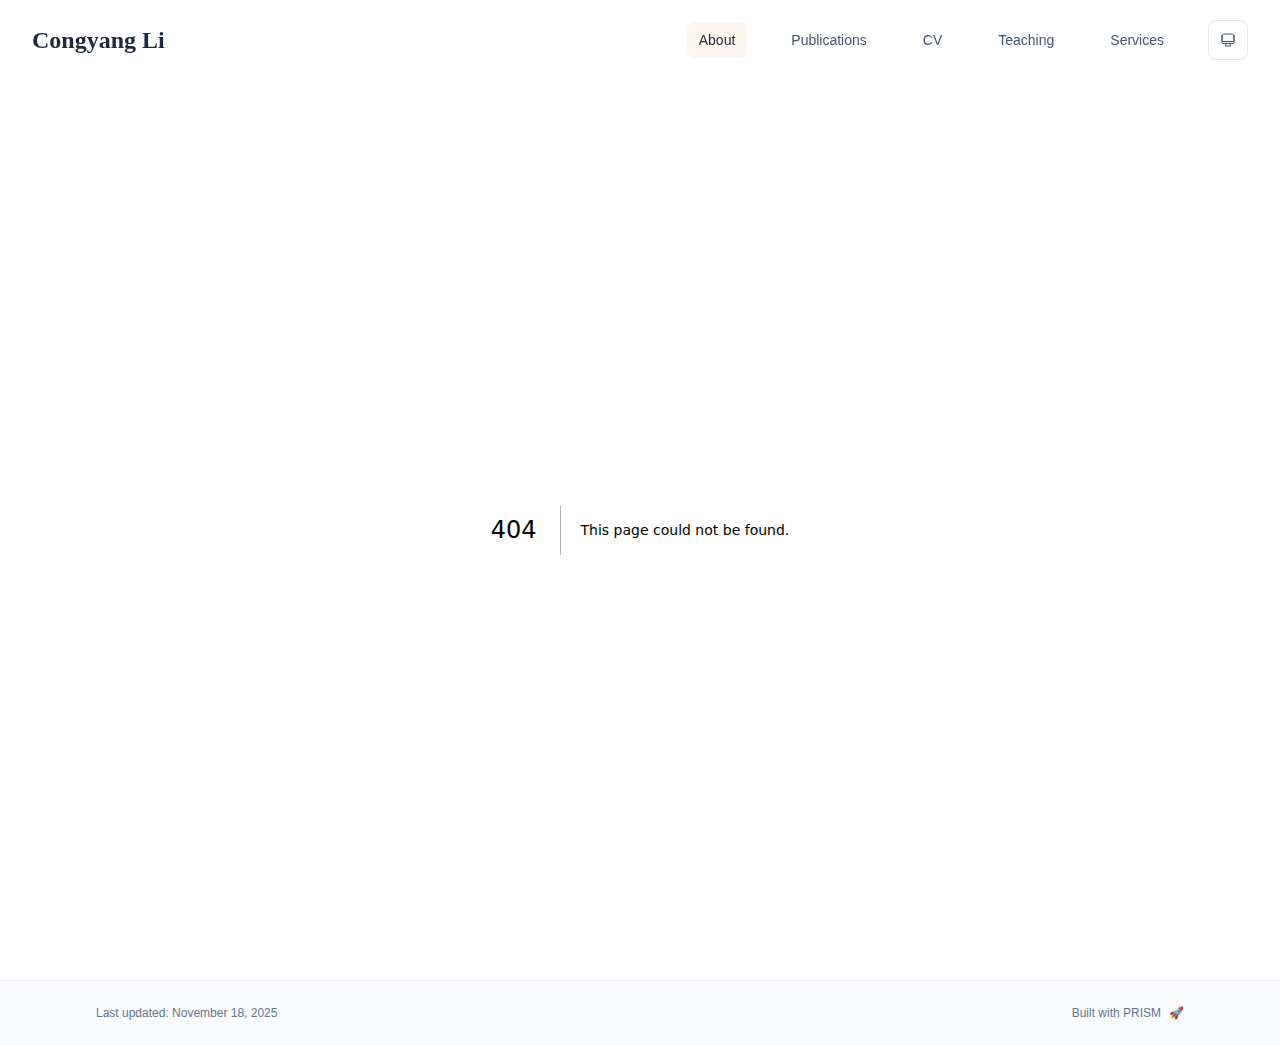
<file: 404/index.html>
<!DOCTYPE html><html lang="en" class="scroll-smooth"><head><meta charSet="utf-8"/><meta name="viewport" content="width=device-width, initial-scale=1"/><link rel="stylesheet" href="/_next/static/css/21eea25604822bef.css" data-precedence="next"/><link rel="preload" as="script" fetchPriority="low" href="/_next/static/chunks/webpack-af78f5c2c11af041.js"/><script src="/_next/static/chunks/4bd1b696-70b6d399998de86a.js" async=""></script><script src="/_next/static/chunks/684-5aaa8290a129f299.js" async=""></script><script src="/_next/static/chunks/main-app-6e8982cd25546077.js" async=""></script><script src="/_next/static/chunks/17-9c04c9413a9f9f1f.js" async=""></script><script src="/_next/static/chunks/874-6cc630662f3664af.js" async=""></script><script src="/_next/static/chunks/862-15038af301665bb3.js" async=""></script><script src="/_next/static/chunks/app/layout-25bdde6c5129e737.js" async=""></script><meta name="robots" content="noindex"/><title>404: This page could not be found.</title><link rel="icon" href="/yale.svg" type="image/svg+xml"/><link rel="dns-prefetch" href="https://google-fonts.jialeliu.com"/><link rel="preconnect" href="https://google-fonts.jialeliu.com" crossorigin=""/><link rel="preload" as="style" href="https://google-fonts.jialeliu.com/css2?family=Inter:wght@300;400;500;600;700&amp;family=Crimson+Text:ital,wght@0,400;0,600;1,400&amp;display=swap"/><link rel="stylesheet" id="gfonts-css" href="https://google-fonts.jialeliu.com/css2?family=Inter:wght@300;400;500;600;700&amp;family=Crimson+Text:ital,wght@0,400;0,600;1,400&amp;display=swap" media="print"/><script>
              (function(){
                var l = document.getElementById('gfonts-css');
                if (!l) return;
                if (l.media !== 'all') {
                  l.addEventListener('load', function(){ try { l.media = 'all'; } catch(e){} });
                }
              })();
            </script><noscript><link rel="stylesheet" href="https://google-fonts.jialeliu.com/css2?family=Inter:wght@300;400;500;600;700&amp;family=Crimson+Text:ital,wght@0,400;0,600;1,400&amp;display=swap"/></noscript><script>
              try {
                const theme = localStorage.getItem('theme-storage');
                const parsed = theme ? JSON.parse(theme) : null;
                const setting = parsed?.state?.theme || 'system';
                const prefersDark = typeof window !== 'undefined' && window.matchMedia && window.matchMedia('(prefers-color-scheme: dark)').matches;
                const effective = setting === 'dark' ? 'dark' : (setting === 'light' ? 'light' : (prefersDark ? 'dark' : 'light'));
                var root = document.documentElement;
                root.classList.add(effective);
                root.setAttribute('data-theme', effective);
              } catch (e) {
                var root = document.documentElement;
                root.classList.add('light');
                root.setAttribute('data-theme', 'light');
              }
            </script><title>Congyang Li</title><meta name="description" content="PhD candidate at Yale University."/><meta name="author" content="Congyang Li"/><meta name="keywords" content="Congyang Li,PhD,Research,Yale University"/><meta name="creator" content="Congyang Li"/><meta name="publisher" content="Congyang Li"/><meta property="og:title" content="Congyang Li"/><meta property="og:description" content="PhD candidate at Yale University."/><meta property="og:site_name" content="Congyang Li&#x27;s Academic Website"/><meta property="og:locale" content="en_US"/><meta property="og:type" content="website"/><meta name="twitter:card" content="summary"/><meta name="twitter:title" content="Congyang Li"/><meta name="twitter:description" content="PhD candidate at Yale University."/><link rel="icon" href="/yale.svg"/><script>document.querySelectorAll('body link[rel="icon"], body link[rel="apple-touch-icon"]').forEach(el => document.head.appendChild(el))</script><script src="/_next/static/chunks/polyfills-42372ed130431b0a.js" noModule=""></script></head><body class="font-sans antialiased"><div style="visibility:hidden"><nav class="fixed top-0 left-0 right-0 z-50" data-headlessui-state=""><div class="transition-all duration-300 ease-out bg-transparent" style="transform:translateY(-100px)"><div class="max-w-7xl mx-auto px-4 sm:px-6 lg:px-8"><div class="flex justify-between items-center h-16 lg:h-20"><div class="flex-shrink-0" tabindex="0"><a class="text-xl lg:text-2xl font-serif font-semibold text-primary hover:text-accent transition-colors duration-200" href="/">Congyang Li</a></div><div class="hidden lg:block"><div class="ml-10 flex items-center space-x-8"><div class="flex items-baseline space-x-8"><a class="relative px-3 py-2 text-sm font-medium transition-all duration-200 rounded hover:bg-accent/10 hover:shadow-sm text-primary" href="/#about"><span class="relative z-10">About</span><div class="absolute inset-0 bg-accent/10 rounded-lg"></div></a><a class="relative px-3 py-2 text-sm font-medium transition-all duration-200 rounded hover:bg-accent/10 hover:shadow-sm text-neutral-600 hover:text-primary" href="/#publications"><span class="relative z-10">Publications</span></a><a class="relative px-3 py-2 text-sm font-medium transition-all duration-200 rounded hover:bg-accent/10 hover:shadow-sm text-neutral-600 hover:text-primary" href="/#cv"><span class="relative z-10">CV</span></a><a class="relative px-3 py-2 text-sm font-medium transition-all duration-200 rounded hover:bg-accent/10 hover:shadow-sm text-neutral-600 hover:text-primary" href="/#teaching"><span class="relative z-10">Teaching</span></a><a class="relative px-3 py-2 text-sm font-medium transition-all duration-200 rounded hover:bg-accent/10 hover:shadow-sm text-neutral-600 hover:text-primary" href="/#services"><span class="relative z-10">Services</span></a></div><div class="flex items-center justify-center w-10 h-10 rounded-lg border border-neutral-200 dark:border-[rgba(148,163,184,0.24)] bg-background dark:bg-neutral-800"><div class="w-4 h-4 rounded-full bg-neutral-300 animate-pulse"></div></div></div></div><div class="lg:hidden flex items-center space-x-2"><div class="flex items-center justify-center w-10 h-10 rounded-lg border border-neutral-200 dark:border-[rgba(148,163,184,0.24)] bg-background dark:bg-neutral-800"><div class="w-4 h-4 rounded-full bg-neutral-300 animate-pulse"></div></div><button class="inline-flex items-center justify-center p-2 rounded-md text-neutral-600 hover:text-primary hover:bg-neutral-100 dark:hover:bg-neutral-800 focus:outline-none focus:ring-2 focus:ring-inset focus:ring-accent transition-colors duration-200" id="headlessui-disclosure-button-«R5pdb»" type="button" aria-expanded="false" data-headlessui-state=""><span class="sr-only">Open main menu</span><div><svg xmlns="http://www.w3.org/2000/svg" fill="none" viewBox="0 0 24 24" stroke-width="1.5" stroke="currentColor" aria-hidden="true" data-slot="icon" class="block h-6 w-6"><path stroke-linecap="round" stroke-linejoin="round" d="M3.75 6.75h16.5M3.75 12h16.5m-16.5 5.25h16.5"></path></svg></div></button></div></div></div></div></nav><main class="min-h-screen pt-16 lg:pt-20"><div style="font-family:system-ui,&quot;Segoe UI&quot;,Roboto,Helvetica,Arial,sans-serif,&quot;Apple Color Emoji&quot;,&quot;Segoe UI Emoji&quot;;height:100vh;text-align:center;display:flex;flex-direction:column;align-items:center;justify-content:center"><div><style>body{color:#000;background:#fff;margin:0}.next-error-h1{border-right:1px solid rgba(0,0,0,.3)}@media (prefers-color-scheme:dark){body{color:#fff;background:#000}.next-error-h1{border-right:1px solid rgba(255,255,255,.3)}}</style><h1 class="next-error-h1" style="display:inline-block;margin:0 20px 0 0;padding:0 23px 0 0;font-size:24px;font-weight:500;vertical-align:top;line-height:49px">404</h1><div style="display:inline-block"><h2 style="font-size:14px;font-weight:400;line-height:49px;margin:0">This page could not be found.</h2></div></div></div><!--$--><!--/$--><!--$--><!--/$--></main><footer class="border-t border-neutral-200/50 bg-neutral-50/50 dark:bg-neutral-900/50 dark:border-neutral-700/50"><div class="max-w-6xl mx-auto px-4 sm:px-6 lg:px-8 py-6"><div class="flex flex-col sm:flex-row justify-between items-center gap-2"><p class="text-xs text-neutral-500">Last updated: <!-- -->November 18, 2025</p><p class="text-xs text-neutral-500 flex items-center"><a href="https://github.com/xyjoey/PRISM" target="_blank" rel="noopener noreferrer">Built with PRISM</a><span class="ml-2">🚀</span></p></div></div></footer></div><script src="/_next/static/chunks/webpack-af78f5c2c11af041.js" async=""></script><script>(self.__next_f=self.__next_f||[]).push([0])</script><script>self.__next_f.push([1,"1:\"$Sreact.fragment\"\n2:I[3719,[\"17\",\"static/chunks/17-9c04c9413a9f9f1f.js\",\"874\",\"static/chunks/874-6cc630662f3664af.js\",\"862\",\"static/chunks/862-15038af301665bb3.js\",\"177\",\"static/chunks/app/layout-25bdde6c5129e737.js\"],\"ThemeProvider\"]\n3:I[768,[\"17\",\"static/chunks/17-9c04c9413a9f9f1f.js\",\"874\",\"static/chunks/874-6cc630662f3664af.js\",\"862\",\"static/chunks/862-15038af301665bb3.js\",\"177\",\"static/chunks/app/layout-25bdde6c5129e737.js\"],\"default\"]\n4:I[7555,[],\"\"]\n5:I[1295,[],\"\"]\n6:I[2548,[\"17\",\"static/chunks/17-9c04c9413a9f9f1f.js\",\"874\",\"static/chunks/874-6cc630662f3664af.js\",\"862\",\"static/chunks/862-15038af301665bb3.js\",\"177\",\"static/chunks/app/layout-25bdde6c5129e737.js\"],\"default\"]\n7:I[9665,[],\"MetadataBoundary\"]\n9:I[9665,[],\"OutletBoundary\"]\nc:I[4911,[],\"AsyncMetadataOutlet\"]\ne:I[9665,[],\"ViewportBoundary\"]\n10:I[6614,[],\"\"]\n:HL[\"/_next/static/css/21eea25604822bef.css\",\"style\"]\n"])</script><script>self.__next_f.push([1,"0:{\"P\":null,\"b\":\"5Ma4bZJm5A031o5ZGkbEy\",\"p\":\"\",\"c\":[\"\",\"_not-found\",\"\"],\"i\":false,\"f\":[[[\"\",{\"children\":[\"/_not-found\",{\"children\":[\"__PAGE__\",{}]}]},\"$undefined\",\"$undefined\",true],[\"\",[\"$\",\"$1\",\"c\",{\"children\":[[[\"$\",\"link\",\"0\",{\"rel\":\"stylesheet\",\"href\":\"/_next/static/css/21eea25604822bef.css\",\"precedence\":\"next\",\"crossOrigin\":\"$undefined\",\"nonce\":\"$undefined\"}]],[\"$\",\"html\",null,{\"lang\":\"en\",\"className\":\"scroll-smooth\",\"suppressHydrationWarning\":true,\"children\":[[\"$\",\"head\",null,{\"children\":[[\"$\",\"link\",null,{\"rel\":\"icon\",\"href\":\"/yale.svg\",\"type\":\"image/svg+xml\"}],[\"$\",\"link\",null,{\"rel\":\"dns-prefetch\",\"href\":\"https://google-fonts.jialeliu.com\"}],[\"$\",\"link\",null,{\"rel\":\"preconnect\",\"href\":\"https://google-fonts.jialeliu.com\",\"crossOrigin\":\"\"}],[\"$\",\"link\",null,{\"rel\":\"preload\",\"as\":\"style\",\"href\":\"https://google-fonts.jialeliu.com/css2?family=Inter:wght@300;400;500;600;700\u0026family=Crimson+Text:ital,wght@0,400;0,600;1,400\u0026display=swap\"}],[\"$\",\"link\",null,{\"rel\":\"stylesheet\",\"id\":\"gfonts-css\",\"href\":\"https://google-fonts.jialeliu.com/css2?family=Inter:wght@300;400;500;600;700\u0026family=Crimson+Text:ital,wght@0,400;0,600;1,400\u0026display=swap\",\"media\":\"print\"}],[\"$\",\"script\",null,{\"dangerouslySetInnerHTML\":{\"__html\":\"\\n              (function(){\\n                var l = document.getElementById('gfonts-css');\\n                if (!l) return;\\n                if (l.media !== 'all') {\\n                  l.addEventListener('load', function(){ try { l.media = 'all'; } catch(e){} });\\n                }\\n              })();\\n            \"}}],[\"$\",\"noscript\",null,{\"children\":[\"$\",\"link\",null,{\"rel\":\"stylesheet\",\"href\":\"https://google-fonts.jialeliu.com/css2?family=Inter:wght@300;400;500;600;700\u0026family=Crimson+Text:ital,wght@0,400;0,600;1,400\u0026display=swap\"}]}],[\"$\",\"script\",null,{\"dangerouslySetInnerHTML\":{\"__html\":\"\\n              try {\\n                const theme = localStorage.getItem('theme-storage');\\n                const parsed = theme ? JSON.parse(theme) : null;\\n                const setting = parsed?.state?.theme || 'system';\\n                const prefersDark = typeof window !== 'undefined' \u0026\u0026 window.matchMedia \u0026\u0026 window.matchMedia('(prefers-color-scheme: dark)').matches;\\n                const effective = setting === 'dark' ? 'dark' : (setting === 'light' ? 'light' : (prefersDark ? 'dark' : 'light'));\\n                var root = document.documentElement;\\n                root.classList.add(effective);\\n                root.setAttribute('data-theme', effective);\\n              } catch (e) {\\n                var root = document.documentElement;\\n                root.classList.add('light');\\n                root.setAttribute('data-theme', 'light');\\n              }\\n            \"}}]]}],[\"$\",\"body\",null,{\"className\":\"font-sans antialiased\",\"children\":[\"$\",\"$L2\",null,{\"children\":[[\"$\",\"$L3\",null,{\"items\":[{\"title\":\"About\",\"type\":\"page\",\"target\":\"about\",\"href\":\"/\"},{\"title\":\"Publications\",\"type\":\"page\",\"target\":\"publications\",\"href\":\"/publications\"},{\"title\":\"CV\",\"type\":\"page\",\"target\":\"cv\",\"href\":\"/cv\"},{\"title\":\"Teaching\",\"type\":\"page\",\"target\":\"teaching\",\"href\":\"/teaching\"},{\"title\":\"Services\",\"type\":\"page\",\"target\":\"services\",\"href\":\"/services\"}],\"siteTitle\":\"Congyang Li\",\"enableOnePageMode\":true}],[\"$\",\"main\",null,{\"className\":\"min-h-screen pt-16 lg:pt-20\",\"children\":[\"$\",\"$L4\",null,{\"parallelRouterKey\":\"children\",\"error\":\"$undefined\",\"errorStyles\":\"$undefined\",\"errorScripts\":\"$undefined\",\"template\":[\"$\",\"$L5\",null,{}],\"templateStyles\":\"$undefined\",\"templateScripts\":\"$undefined\",\"notFound\":[[[\"$\",\"title\",null,{\"children\":\"404: This page could not be found.\"}],[\"$\",\"div\",null,{\"style\":{\"fontFamily\":\"system-ui,\\\"Segoe UI\\\",Roboto,Helvetica,Arial,sans-serif,\\\"Apple Color Emoji\\\",\\\"Segoe UI Emoji\\\"\",\"height\":\"100vh\",\"textAlign\":\"center\",\"display\":\"flex\",\"flexDirection\":\"column\",\"alignItems\":\"center\",\"justifyContent\":\"center\"},\"children\":[\"$\",\"div\",null,{\"children\":[[\"$\",\"style\",null,{\"dangerouslySetInnerHTML\":{\"__html\":\"body{color:#000;background:#fff;margin:0}.next-error-h1{border-right:1px solid rgba(0,0,0,.3)}@media (prefers-color-scheme:dark){body{color:#fff;background:#000}.next-error-h1{border-right:1px solid rgba(255,255,255,.3)}}\"}}],[\"$\",\"h1\",null,{\"className\":\"next-error-h1\",\"style\":{\"display\":\"inline-block\",\"margin\":\"0 20px 0 0\",\"padding\":\"0 23px 0 0\",\"fontSize\":24,\"fontWeight\":500,\"verticalAlign\":\"top\",\"lineHeight\":\"49px\"},\"children\":404}],[\"$\",\"div\",null,{\"style\":{\"display\":\"inline-block\"},\"children\":[\"$\",\"h2\",null,{\"style\":{\"fontSize\":14,\"fontWeight\":400,\"lineHeight\":\"49px\",\"margin\":0},\"children\":\"This page could not be found.\"}]}]]}]}]],[]],\"forbidden\":\"$undefined\",\"unauthorized\":\"$undefined\"}]}],[\"$\",\"$L6\",null,{\"lastUpdated\":\"November 18, 2025\"}]]}]}]]}]]}],{\"children\":[\"/_not-found\",[\"$\",\"$1\",\"c\",{\"children\":[null,[\"$\",\"$L4\",null,{\"parallelRouterKey\":\"children\",\"error\":\"$undefined\",\"errorStyles\":\"$undefined\",\"errorScripts\":\"$undefined\",\"template\":[\"$\",\"$L5\",null,{}],\"templateStyles\":\"$undefined\",\"templateScripts\":\"$undefined\",\"notFound\":\"$undefined\",\"forbidden\":\"$undefined\",\"unauthorized\":\"$undefined\"}]]}],{\"children\":[\"__PAGE__\",[\"$\",\"$1\",\"c\",{\"children\":[[[\"$\",\"title\",null,{\"children\":\"404: This page could not be found.\"}],[\"$\",\"div\",null,{\"style\":\"$0:f:0:1:1:props:children:1:props:children:1:props:children:props:children:1:props:children:props:notFound:0:1:props:style\",\"children\":[\"$\",\"div\",null,{\"children\":[[\"$\",\"style\",null,{\"dangerouslySetInnerHTML\":{\"__html\":\"body{color:#000;background:#fff;margin:0}.next-error-h1{border-right:1px solid rgba(0,0,0,.3)}@media (prefers-color-scheme:dark){body{color:#fff;background:#000}.next-error-h1{border-right:1px solid rgba(255,255,255,.3)}}\"}}],[\"$\",\"h1\",null,{\"className\":\"next-error-h1\",\"style\":\"$0:f:0:1:1:props:children:1:props:children:1:props:children:props:children:1:props:children:props:notFound:0:1:props:children:props:children:1:props:style\",\"children\":404}],[\"$\",\"div\",null,{\"style\":\"$0:f:0:1:1:props:children:1:props:children:1:props:children:props:children:1:props:children:props:notFound:0:1:props:children:props:children:2:props:style\",\"children\":[\"$\",\"h2\",null,{\"style\":\"$0:f:0:1:1:props:children:1:props:children:1:props:children:props:children:1:props:children:props:notFound:0:1:props:children:props:children:2:props:children:props:style\",\"children\":\"This page could not be found.\"}]}]]}]}]],[\"$\",\"$L7\",null,{\"children\":\"$L8\"}],null,[\"$\",\"$L9\",null,{\"children\":[\"$La\",\"$Lb\",[\"$\",\"$Lc\",null,{\"promise\":\"$@d\"}]]}]]}],{},null,false]},null,false]},null,false],[\"$\",\"$1\",\"h\",{\"children\":[[\"$\",\"meta\",null,{\"name\":\"robots\",\"content\":\"noindex\"}],[\"$\",\"$1\",\"epmBvSZ9Yw9rliw-t5DrN\",{\"children\":[[\"$\",\"$Le\",null,{\"children\":\"$Lf\"}],null]}],null]}],false]],\"m\":\"$undefined\",\"G\":[\"$10\",\"$undefined\"],\"s\":false,\"S\":true}\n"])</script><script>self.__next_f.push([1,"11:\"$Sreact.suspense\"\n12:I[4911,[],\"AsyncMetadata\"]\n8:[\"$\",\"$11\",null,{\"fallback\":null,\"children\":[\"$\",\"$L12\",null,{\"promise\":\"$@13\"}]}]\n"])</script><script>self.__next_f.push([1,"b:null\n"])</script><script>self.__next_f.push([1,"f:[[\"$\",\"meta\",\"0\",{\"charSet\":\"utf-8\"}],[\"$\",\"meta\",\"1\",{\"name\":\"viewport\",\"content\":\"width=device-width, initial-scale=1\"}]]\na:null\n"])</script><script>self.__next_f.push([1,"13:{\"metadata\":[[\"$\",\"title\",\"0\",{\"children\":\"Congyang Li\"}],[\"$\",\"meta\",\"1\",{\"name\":\"description\",\"content\":\"PhD candidate at Yale University.\"}],[\"$\",\"meta\",\"2\",{\"name\":\"author\",\"content\":\"Congyang Li\"}],[\"$\",\"meta\",\"3\",{\"name\":\"keywords\",\"content\":\"Congyang Li,PhD,Research,Yale University\"}],[\"$\",\"meta\",\"4\",{\"name\":\"creator\",\"content\":\"Congyang Li\"}],[\"$\",\"meta\",\"5\",{\"name\":\"publisher\",\"content\":\"Congyang Li\"}],[\"$\",\"meta\",\"6\",{\"property\":\"og:title\",\"content\":\"Congyang Li\"}],[\"$\",\"meta\",\"7\",{\"property\":\"og:description\",\"content\":\"PhD candidate at Yale University.\"}],[\"$\",\"meta\",\"8\",{\"property\":\"og:site_name\",\"content\":\"Congyang Li's Academic Website\"}],[\"$\",\"meta\",\"9\",{\"property\":\"og:locale\",\"content\":\"en_US\"}],[\"$\",\"meta\",\"10\",{\"property\":\"og:type\",\"content\":\"website\"}],[\"$\",\"meta\",\"11\",{\"name\":\"twitter:card\",\"content\":\"summary\"}],[\"$\",\"meta\",\"12\",{\"name\":\"twitter:title\",\"content\":\"Congyang Li\"}],[\"$\",\"meta\",\"13\",{\"name\":\"twitter:description\",\"content\":\"PhD candidate at Yale University.\"}],[\"$\",\"link\",\"14\",{\"rel\":\"icon\",\"href\":\"/yale.svg\"}]],\"error\":null,\"digest\":\"$undefined\"}\nd:{\"metadata\":\"$13:metadata\",\"error\":null,\"digest\":\"$undefined\"}\n"])</script></body></html>
</file>
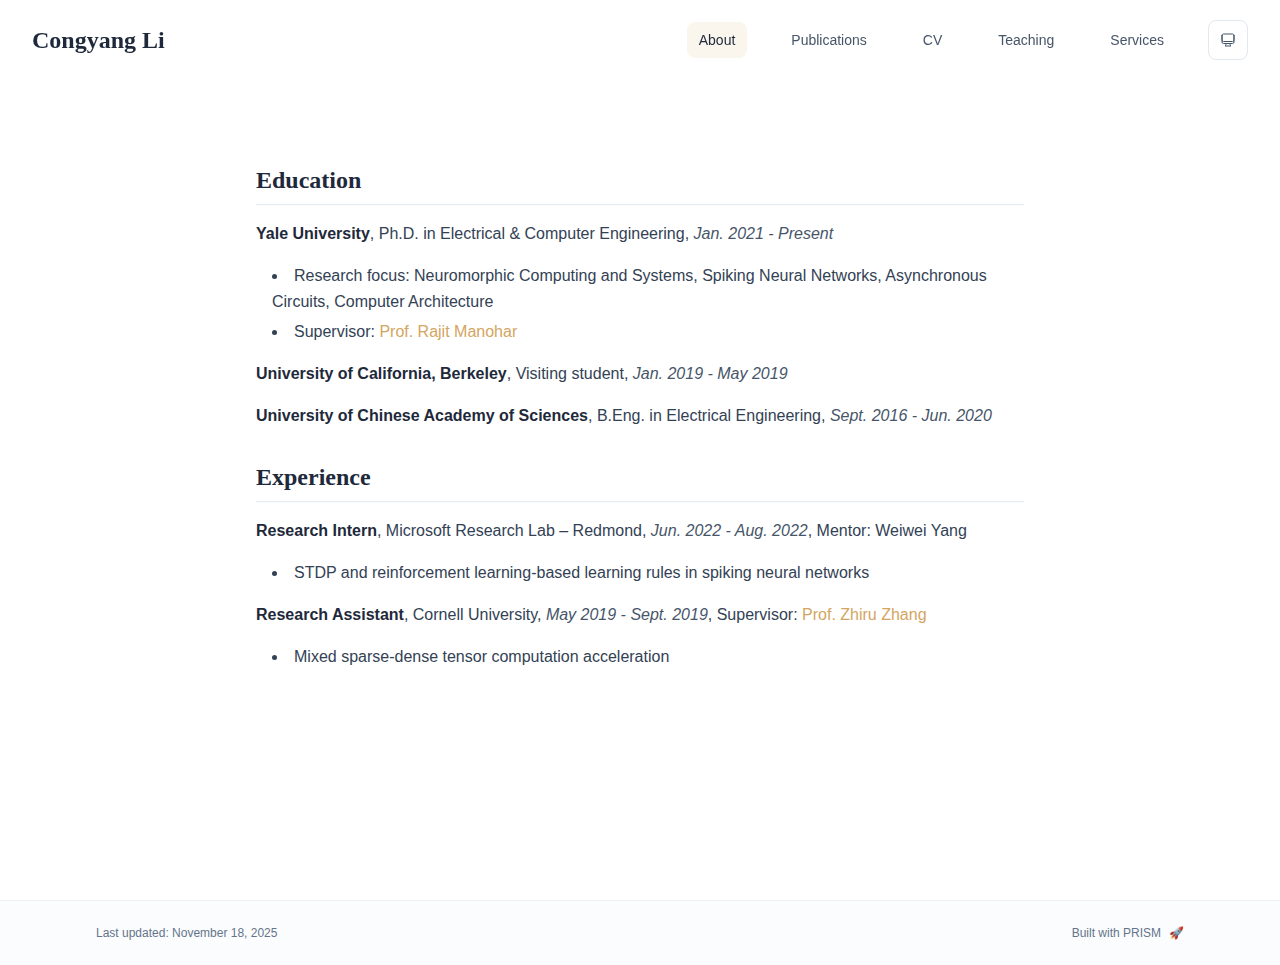
<file: cv/index.html>
<!DOCTYPE html><html lang="en" class="scroll-smooth"><head><meta charSet="utf-8"/><meta name="viewport" content="width=device-width, initial-scale=1"/><link rel="stylesheet" href="/_next/static/css/21eea25604822bef.css" data-precedence="next"/><link rel="preload" as="script" fetchPriority="low" href="/_next/static/chunks/webpack-af78f5c2c11af041.js"/><script src="/_next/static/chunks/4bd1b696-70b6d399998de86a.js" async=""></script><script src="/_next/static/chunks/684-5aaa8290a129f299.js" async=""></script><script src="/_next/static/chunks/main-app-6e8982cd25546077.js" async=""></script><script src="/_next/static/chunks/17-9c04c9413a9f9f1f.js" async=""></script><script src="/_next/static/chunks/874-6cc630662f3664af.js" async=""></script><script src="/_next/static/chunks/862-15038af301665bb3.js" async=""></script><script src="/_next/static/chunks/app/layout-25bdde6c5129e737.js" async=""></script><script src="/_next/static/chunks/812-fddf1d6726428b99.js" async=""></script><script src="/_next/static/chunks/748-d5ca4f9d4ae4fc9a.js" async=""></script><script src="/_next/static/chunks/app/%5Bslug%5D/page-1a6a5acd26ba8c28.js" async=""></script><link rel="icon" href="/yale.svg" type="image/svg+xml"/><link rel="dns-prefetch" href="https://google-fonts.jialeliu.com"/><link rel="preconnect" href="https://google-fonts.jialeliu.com" crossorigin=""/><link rel="preload" as="style" href="https://google-fonts.jialeliu.com/css2?family=Inter:wght@300;400;500;600;700&amp;family=Crimson+Text:ital,wght@0,400;0,600;1,400&amp;display=swap"/><link rel="stylesheet" id="gfonts-css" href="https://google-fonts.jialeliu.com/css2?family=Inter:wght@300;400;500;600;700&amp;family=Crimson+Text:ital,wght@0,400;0,600;1,400&amp;display=swap" media="print"/><script>
              (function(){
                var l = document.getElementById('gfonts-css');
                if (!l) return;
                if (l.media !== 'all') {
                  l.addEventListener('load', function(){ try { l.media = 'all'; } catch(e){} });
                }
              })();
            </script><noscript><link rel="stylesheet" href="https://google-fonts.jialeliu.com/css2?family=Inter:wght@300;400;500;600;700&amp;family=Crimson+Text:ital,wght@0,400;0,600;1,400&amp;display=swap"/></noscript><script>
              try {
                const theme = localStorage.getItem('theme-storage');
                const parsed = theme ? JSON.parse(theme) : null;
                const setting = parsed?.state?.theme || 'system';
                const prefersDark = typeof window !== 'undefined' && window.matchMedia && window.matchMedia('(prefers-color-scheme: dark)').matches;
                const effective = setting === 'dark' ? 'dark' : (setting === 'light' ? 'light' : (prefersDark ? 'dark' : 'light'));
                var root = document.documentElement;
                root.classList.add(effective);
                root.setAttribute('data-theme', effective);
              } catch (e) {
                var root = document.documentElement;
                root.classList.add('light');
                root.setAttribute('data-theme', 'light');
              }
            </script><title> | Congyang Li</title><meta name="author" content="Congyang Li"/><meta name="keywords" content="Congyang Li,PhD,Research,Yale University"/><meta name="creator" content="Congyang Li"/><meta name="publisher" content="Congyang Li"/><meta property="og:title" content="Congyang Li"/><meta property="og:description" content="PhD candidate at Yale University."/><meta property="og:site_name" content="Congyang Li&#x27;s Academic Website"/><meta property="og:locale" content="en_US"/><meta property="og:type" content="website"/><meta name="twitter:card" content="summary"/><meta name="twitter:title" content="Congyang Li"/><meta name="twitter:description" content="PhD candidate at Yale University."/><link rel="icon" href="/yale.svg"/><script>document.querySelectorAll('body link[rel="icon"], body link[rel="apple-touch-icon"]').forEach(el => document.head.appendChild(el))</script><script src="/_next/static/chunks/polyfills-42372ed130431b0a.js" noModule=""></script></head><body class="font-sans antialiased"><div style="visibility:hidden"><nav class="fixed top-0 left-0 right-0 z-50" data-headlessui-state=""><div class="transition-all duration-300 ease-out bg-transparent" style="transform:translateY(-100px)"><div class="max-w-7xl mx-auto px-4 sm:px-6 lg:px-8"><div class="flex justify-between items-center h-16 lg:h-20"><div class="flex-shrink-0" tabindex="0"><a class="text-xl lg:text-2xl font-serif font-semibold text-primary hover:text-accent transition-colors duration-200" href="/">Congyang Li</a></div><div class="hidden lg:block"><div class="ml-10 flex items-center space-x-8"><div class="flex items-baseline space-x-8"><a class="relative px-3 py-2 text-sm font-medium transition-all duration-200 rounded hover:bg-accent/10 hover:shadow-sm text-primary" href="/#about"><span class="relative z-10">About</span><div class="absolute inset-0 bg-accent/10 rounded-lg"></div></a><a class="relative px-3 py-2 text-sm font-medium transition-all duration-200 rounded hover:bg-accent/10 hover:shadow-sm text-neutral-600 hover:text-primary" href="/#publications"><span class="relative z-10">Publications</span></a><a class="relative px-3 py-2 text-sm font-medium transition-all duration-200 rounded hover:bg-accent/10 hover:shadow-sm text-neutral-600 hover:text-primary" href="/#cv"><span class="relative z-10">CV</span></a><a class="relative px-3 py-2 text-sm font-medium transition-all duration-200 rounded hover:bg-accent/10 hover:shadow-sm text-neutral-600 hover:text-primary" href="/#teaching"><span class="relative z-10">Teaching</span></a><a class="relative px-3 py-2 text-sm font-medium transition-all duration-200 rounded hover:bg-accent/10 hover:shadow-sm text-neutral-600 hover:text-primary" href="/#services"><span class="relative z-10">Services</span></a></div><div class="flex items-center justify-center w-10 h-10 rounded-lg border border-neutral-200 dark:border-[rgba(148,163,184,0.24)] bg-background dark:bg-neutral-800"><div class="w-4 h-4 rounded-full bg-neutral-300 animate-pulse"></div></div></div></div><div class="lg:hidden flex items-center space-x-2"><div class="flex items-center justify-center w-10 h-10 rounded-lg border border-neutral-200 dark:border-[rgba(148,163,184,0.24)] bg-background dark:bg-neutral-800"><div class="w-4 h-4 rounded-full bg-neutral-300 animate-pulse"></div></div><button class="inline-flex items-center justify-center p-2 rounded-md text-neutral-600 hover:text-primary hover:bg-neutral-100 dark:hover:bg-neutral-800 focus:outline-none focus:ring-2 focus:ring-inset focus:ring-accent transition-colors duration-200" id="headlessui-disclosure-button-«R5pdb»" type="button" aria-expanded="false" data-headlessui-state=""><span class="sr-only">Open main menu</span><div><svg xmlns="http://www.w3.org/2000/svg" fill="none" viewBox="0 0 24 24" stroke-width="1.5" stroke="currentColor" aria-hidden="true" data-slot="icon" class="block h-6 w-6"><path stroke-linecap="round" stroke-linejoin="round" d="M3.75 6.75h16.5M3.75 12h16.5m-16.5 5.25h16.5"></path></svg></div></button></div></div></div></div></nav><main class="min-h-screen pt-16 lg:pt-20"><div class="max-w-4xl mx-auto px-4 sm:px-6 lg:px-8 py-12"><div class="max-w-3xl mx-auto" style="opacity:0;transform:translateY(20px)"><h1 class="text-4xl font-serif font-bold text-primary mb-4"></h1><div class="text-neutral-700 dark:text-neutral-600 leading-relaxed"><h2 class="text-2xl font-serif font-bold text-primary mt-8 mb-4 border-b border-neutral-200 dark:border-neutral-800 pb-2">Education</h2>
<p class="mb-4 last:mb-0"><strong class="font-semibold text-primary">Yale University</strong>, Ph.D. in Electrical &amp; Computer Engineering, <em class="italic text-neutral-600 dark:text-neutral-500">Jan. 2021 - Present</em></p>
<ul class="list-disc list-inside mb-4 space-y-1 ml-4">
<li class="mb-1">Research focus: Neuromorphic Computing and Systems, Spiking Neural Networks, Asynchronous Circuits, Computer Architecture</li>
<li class="mb-1">Supervisor: <a href="https://csl.yale.edu/~rajit/" node="[object Object]" target="_blank" rel="noopener noreferrer" class="text-accent font-medium hover:underline transition-colors">Prof. Rajit Manohar</a></li>
</ul>
<p class="mb-4 last:mb-0"><strong class="font-semibold text-primary">University of California, Berkeley</strong>, Visiting student, <em class="italic text-neutral-600 dark:text-neutral-500">Jan. 2019 - May 2019</em></p>
<p class="mb-4 last:mb-0"><strong class="font-semibold text-primary">University of Chinese Academy of Sciences</strong>, B.Eng. in Electrical Engineering, <em class="italic text-neutral-600 dark:text-neutral-500">Sept. 2016 - Jun. 2020</em></p>
<h2 class="text-2xl font-serif font-bold text-primary mt-8 mb-4 border-b border-neutral-200 dark:border-neutral-800 pb-2">Experience</h2>
<p class="mb-4 last:mb-0"><strong class="font-semibold text-primary">Research Intern</strong>, Microsoft Research Lab – Redmond, <em class="italic text-neutral-600 dark:text-neutral-500">Jun. 2022 - Aug. 2022</em>, Mentor: Weiwei Yang</p>
<ul class="list-disc list-inside mb-4 space-y-1 ml-4">
<li class="mb-1">STDP and reinforcement learning-based learning rules in spiking neural networks</li>
</ul>
<p class="mb-4 last:mb-0"><strong class="font-semibold text-primary">Research Assistant</strong>, Cornell University, <em class="italic text-neutral-600 dark:text-neutral-500">May 2019 - Sept. 2019</em>, Supervisor: <a href="https://www.csl.cornell.edu/~zhiruz/" node="[object Object]" target="_blank" rel="noopener noreferrer" class="text-accent font-medium hover:underline transition-colors">Prof. Zhiru Zhang</a></p>
<ul class="list-disc list-inside mb-4 space-y-1 ml-4">
<li class="mb-1">Mixed sparse-dense tensor computation acceleration</li>
</ul></div></div></div><!--$--><!--/$--><!--$--><!--/$--></main><footer class="border-t border-neutral-200/50 bg-neutral-50/50 dark:bg-neutral-900/50 dark:border-neutral-700/50"><div class="max-w-6xl mx-auto px-4 sm:px-6 lg:px-8 py-6"><div class="flex flex-col sm:flex-row justify-between items-center gap-2"><p class="text-xs text-neutral-500">Last updated: <!-- -->November 18, 2025</p><p class="text-xs text-neutral-500 flex items-center"><a href="https://github.com/xyjoey/PRISM" target="_blank" rel="noopener noreferrer">Built with PRISM</a><span class="ml-2">🚀</span></p></div></div></footer></div><script src="/_next/static/chunks/webpack-af78f5c2c11af041.js" async=""></script><script>(self.__next_f=self.__next_f||[]).push([0])</script><script>self.__next_f.push([1,"1:\"$Sreact.fragment\"\n2:I[3719,[\"17\",\"static/chunks/17-9c04c9413a9f9f1f.js\",\"874\",\"static/chunks/874-6cc630662f3664af.js\",\"862\",\"static/chunks/862-15038af301665bb3.js\",\"177\",\"static/chunks/app/layout-25bdde6c5129e737.js\"],\"ThemeProvider\"]\n3:I[768,[\"17\",\"static/chunks/17-9c04c9413a9f9f1f.js\",\"874\",\"static/chunks/874-6cc630662f3664af.js\",\"862\",\"static/chunks/862-15038af301665bb3.js\",\"177\",\"static/chunks/app/layout-25bdde6c5129e737.js\"],\"default\"]\n4:I[7555,[],\"\"]\n5:I[1295,[],\"\"]\n6:I[2548,[\"17\",\"static/chunks/17-9c04c9413a9f9f1f.js\",\"874\",\"static/chunks/874-6cc630662f3664af.js\",\"862\",\"static/chunks/862-15038af301665bb3.js\",\"177\",\"static/chunks/app/layout-25bdde6c5129e737.js\"],\"default\"]\n8:I[9665,[],\"MetadataBoundary\"]\na:I[9665,[],\"OutletBoundary\"]\nd:I[4911,[],\"AsyncMetadataOutlet\"]\nf:I[9665,[],\"ViewportBoundary\"]\n11:I[6614,[],\"\"]\n:HL[\"/_next/static/css/21eea25604822bef.css\",\"style\"]\n"])</script><script>self.__next_f.push([1,"0:{\"P\":null,\"b\":\"5Ma4bZJm5A031o5ZGkbEy\",\"p\":\"\",\"c\":[\"\",\"cv\",\"\"],\"i\":false,\"f\":[[[\"\",{\"children\":[[\"slug\",\"cv\",\"d\"],{\"children\":[\"__PAGE__\",{}]}]},\"$undefined\",\"$undefined\",true],[\"\",[\"$\",\"$1\",\"c\",{\"children\":[[[\"$\",\"link\",\"0\",{\"rel\":\"stylesheet\",\"href\":\"/_next/static/css/21eea25604822bef.css\",\"precedence\":\"next\",\"crossOrigin\":\"$undefined\",\"nonce\":\"$undefined\"}]],[\"$\",\"html\",null,{\"lang\":\"en\",\"className\":\"scroll-smooth\",\"suppressHydrationWarning\":true,\"children\":[[\"$\",\"head\",null,{\"children\":[[\"$\",\"link\",null,{\"rel\":\"icon\",\"href\":\"/yale.svg\",\"type\":\"image/svg+xml\"}],[\"$\",\"link\",null,{\"rel\":\"dns-prefetch\",\"href\":\"https://google-fonts.jialeliu.com\"}],[\"$\",\"link\",null,{\"rel\":\"preconnect\",\"href\":\"https://google-fonts.jialeliu.com\",\"crossOrigin\":\"\"}],[\"$\",\"link\",null,{\"rel\":\"preload\",\"as\":\"style\",\"href\":\"https://google-fonts.jialeliu.com/css2?family=Inter:wght@300;400;500;600;700\u0026family=Crimson+Text:ital,wght@0,400;0,600;1,400\u0026display=swap\"}],[\"$\",\"link\",null,{\"rel\":\"stylesheet\",\"id\":\"gfonts-css\",\"href\":\"https://google-fonts.jialeliu.com/css2?family=Inter:wght@300;400;500;600;700\u0026family=Crimson+Text:ital,wght@0,400;0,600;1,400\u0026display=swap\",\"media\":\"print\"}],[\"$\",\"script\",null,{\"dangerouslySetInnerHTML\":{\"__html\":\"\\n              (function(){\\n                var l = document.getElementById('gfonts-css');\\n                if (!l) return;\\n                if (l.media !== 'all') {\\n                  l.addEventListener('load', function(){ try { l.media = 'all'; } catch(e){} });\\n                }\\n              })();\\n            \"}}],[\"$\",\"noscript\",null,{\"children\":[\"$\",\"link\",null,{\"rel\":\"stylesheet\",\"href\":\"https://google-fonts.jialeliu.com/css2?family=Inter:wght@300;400;500;600;700\u0026family=Crimson+Text:ital,wght@0,400;0,600;1,400\u0026display=swap\"}]}],[\"$\",\"script\",null,{\"dangerouslySetInnerHTML\":{\"__html\":\"\\n              try {\\n                const theme = localStorage.getItem('theme-storage');\\n                const parsed = theme ? JSON.parse(theme) : null;\\n                const setting = parsed?.state?.theme || 'system';\\n                const prefersDark = typeof window !== 'undefined' \u0026\u0026 window.matchMedia \u0026\u0026 window.matchMedia('(prefers-color-scheme: dark)').matches;\\n                const effective = setting === 'dark' ? 'dark' : (setting === 'light' ? 'light' : (prefersDark ? 'dark' : 'light'));\\n                var root = document.documentElement;\\n                root.classList.add(effective);\\n                root.setAttribute('data-theme', effective);\\n              } catch (e) {\\n                var root = document.documentElement;\\n                root.classList.add('light');\\n                root.setAttribute('data-theme', 'light');\\n              }\\n            \"}}]]}],[\"$\",\"body\",null,{\"className\":\"font-sans antialiased\",\"children\":[\"$\",\"$L2\",null,{\"children\":[[\"$\",\"$L3\",null,{\"items\":[{\"title\":\"About\",\"type\":\"page\",\"target\":\"about\",\"href\":\"/\"},{\"title\":\"Publications\",\"type\":\"page\",\"target\":\"publications\",\"href\":\"/publications\"},{\"title\":\"CV\",\"type\":\"page\",\"target\":\"cv\",\"href\":\"/cv\"},{\"title\":\"Teaching\",\"type\":\"page\",\"target\":\"teaching\",\"href\":\"/teaching\"},{\"title\":\"Services\",\"type\":\"page\",\"target\":\"services\",\"href\":\"/services\"}],\"siteTitle\":\"Congyang Li\",\"enableOnePageMode\":true}],[\"$\",\"main\",null,{\"className\":\"min-h-screen pt-16 lg:pt-20\",\"children\":[\"$\",\"$L4\",null,{\"parallelRouterKey\":\"children\",\"error\":\"$undefined\",\"errorStyles\":\"$undefined\",\"errorScripts\":\"$undefined\",\"template\":[\"$\",\"$L5\",null,{}],\"templateStyles\":\"$undefined\",\"templateScripts\":\"$undefined\",\"notFound\":[[[\"$\",\"title\",null,{\"children\":\"404: This page could not be found.\"}],[\"$\",\"div\",null,{\"style\":{\"fontFamily\":\"system-ui,\\\"Segoe UI\\\",Roboto,Helvetica,Arial,sans-serif,\\\"Apple Color Emoji\\\",\\\"Segoe UI Emoji\\\"\",\"height\":\"100vh\",\"textAlign\":\"center\",\"display\":\"flex\",\"flexDirection\":\"column\",\"alignItems\":\"center\",\"justifyContent\":\"center\"},\"children\":[\"$\",\"div\",null,{\"children\":[[\"$\",\"style\",null,{\"dangerouslySetInnerHTML\":{\"__html\":\"body{color:#000;background:#fff;margin:0}.next-error-h1{border-right:1px solid rgba(0,0,0,.3)}@media (prefers-color-scheme:dark){body{color:#fff;background:#000}.next-error-h1{border-right:1px solid rgba(255,255,255,.3)}}\"}}],[\"$\",\"h1\",null,{\"className\":\"next-error-h1\",\"style\":{\"display\":\"inline-block\",\"margin\":\"0 20px 0 0\",\"padding\":\"0 23px 0 0\",\"fontSize\":24,\"fontWeight\":500,\"verticalAlign\":\"top\",\"lineHeight\":\"49px\"},\"children\":404}],[\"$\",\"div\",null,{\"style\":{\"display\":\"inline-block\"},\"children\":[\"$\",\"h2\",null,{\"style\":{\"fontSize\":14,\"fontWeight\":400,\"lineHeight\":\"49px\",\"margin\":0},\"children\":\"This page could not be found.\"}]}]]}]}]],[]],\"forbidden\":\"$undefined\",\"unauthorized\":\"$undefined\"}]}],[\"$\",\"$L6\",null,{\"lastUpdated\":\"November 18, 2025\"}]]}]}]]}]]}],{\"children\":[[\"slug\",\"cv\",\"d\"],[\"$\",\"$1\",\"c\",{\"children\":[null,[\"$\",\"$L4\",null,{\"parallelRouterKey\":\"children\",\"error\":\"$undefined\",\"errorStyles\":\"$undefined\",\"errorScripts\":\"$undefined\",\"template\":[\"$\",\"$L5\",null,{}],\"templateStyles\":\"$undefined\",\"templateScripts\":\"$undefined\",\"notFound\":\"$undefined\",\"forbidden\":\"$undefined\",\"unauthorized\":\"$undefined\"}]]}],{\"children\":[\"__PAGE__\",[\"$\",\"$1\",\"c\",{\"children\":[\"$L7\",[\"$\",\"$L8\",null,{\"children\":\"$L9\"}],null,[\"$\",\"$La\",null,{\"children\":[\"$Lb\",\"$Lc\",[\"$\",\"$Ld\",null,{\"promise\":\"$@e\"}]]}]]}],{},null,false]},null,false]},null,false],[\"$\",\"$1\",\"h\",{\"children\":[null,[\"$\",\"$1\",\"KwFXKC1N_eIPUCWAyq9FN\",{\"children\":[[\"$\",\"$Lf\",null,{\"children\":\"$L10\"}],null]}],null]}],false]],\"m\":\"$undefined\",\"G\":[\"$11\",\"$undefined\"],\"s\":false,\"S\":true}\n"])</script><script>self.__next_f.push([1,"12:\"$Sreact.suspense\"\n13:I[4911,[],\"AsyncMetadata\"]\n15:I[4059,[\"17\",\"static/chunks/17-9c04c9413a9f9f1f.js\",\"812\",\"static/chunks/812-fddf1d6726428b99.js\",\"748\",\"static/chunks/748-d5ca4f9d4ae4fc9a.js\",\"182\",\"static/chunks/app/%5Bslug%5D/page-1a6a5acd26ba8c28.js\"],\"default\"]\n9:[\"$\",\"$12\",null,{\"fallback\":null,\"children\":[\"$\",\"$L13\",null,{\"promise\":\"$@14\"}]}]\n7:[\"$\",\"div\",null,{\"className\":\"max-w-4xl mx-auto px-4 sm:px-6 lg:px-8 py-12\",\"children\":[false,[\"$\",\"$L15\",null,{\"config\":{\"type\":\"text\",\"title\":\"\",\"source\":\"cv.md\"},\"content\":\"## Education\\r\\n\\r\\n**Yale University**, Ph.D. in Electrical \u0026 Computer Engineering, *Jan. 2021 - Present*\\r\\n- Research focus: Neuromorphic Computing and Systems, Spiking Neural Networks, Asynchronous Circuits, Computer Architecture\\r\\n- Supervisor: [Prof. Rajit Manohar](https://csl.yale.edu/~rajit/)\\r\\n\\r\\n**University of California, Berkeley**, Visiting student, *Jan. 2019 - May 2019*\\r\\n\\r\\n**University of Chinese Academy of Sciences**, B.Eng. in Electrical Engineering, *Sept. 2016 - Jun. 2020*\\r\\n\\r\\n## Experience\\r\\n\\r\\n**Research Intern**, Microsoft Research Lab – Redmond, *Jun. 2022 - Aug. 2022*, Mentor: Weiwei Yang\\r\\n- STDP and reinforcement learning-based learning rules in spiking neural networks\\r\\n\\r\\n**Research Assistant**, Cornell University, *May 2019 - Sept. 2019*, Supervisor: [Prof. Zhiru Zhang](https://www.csl.cornell.edu/~zhiruz/)\\r\\n- Mixed sparse-dense tensor computation acceleration\\r\\n\\r\\n\\r\\n\\r\\n\\r\\n\\r\\n\"}],false]}]\n"])</script><script>self.__next_f.push([1,"c:null\n"])</script><script>self.__next_f.push([1,"10:[[\"$\",\"meta\",\"0\",{\"charSet\":\"utf-8\"}],[\"$\",\"meta\",\"1\",{\"name\":\"viewport\",\"content\":\"width=device-width, initial-scale=1\"}]]\nb:null\n"])</script><script>self.__next_f.push([1,"14:{\"metadata\":[[\"$\",\"title\",\"0\",{\"children\":\" | Congyang Li\"}],[\"$\",\"meta\",\"1\",{\"name\":\"author\",\"content\":\"Congyang Li\"}],[\"$\",\"meta\",\"2\",{\"name\":\"keywords\",\"content\":\"Congyang Li,PhD,Research,Yale University\"}],[\"$\",\"meta\",\"3\",{\"name\":\"creator\",\"content\":\"Congyang Li\"}],[\"$\",\"meta\",\"4\",{\"name\":\"publisher\",\"content\":\"Congyang Li\"}],[\"$\",\"meta\",\"5\",{\"property\":\"og:title\",\"content\":\"Congyang Li\"}],[\"$\",\"meta\",\"6\",{\"property\":\"og:description\",\"content\":\"PhD candidate at Yale University.\"}],[\"$\",\"meta\",\"7\",{\"property\":\"og:site_name\",\"content\":\"Congyang Li's Academic Website\"}],[\"$\",\"meta\",\"8\",{\"property\":\"og:locale\",\"content\":\"en_US\"}],[\"$\",\"meta\",\"9\",{\"property\":\"og:type\",\"content\":\"website\"}],[\"$\",\"meta\",\"10\",{\"name\":\"twitter:card\",\"content\":\"summary\"}],[\"$\",\"meta\",\"11\",{\"name\":\"twitter:title\",\"content\":\"Congyang Li\"}],[\"$\",\"meta\",\"12\",{\"name\":\"twitter:description\",\"content\":\"PhD candidate at Yale University.\"}],[\"$\",\"link\",\"13\",{\"rel\":\"icon\",\"href\":\"/yale.svg\"}]],\"error\":null,\"digest\":\"$undefined\"}\ne:{\"metadata\":\"$14:metadata\",\"error\":null,\"digest\":\"$undefined\"}\n"])</script></body></html>
</file>
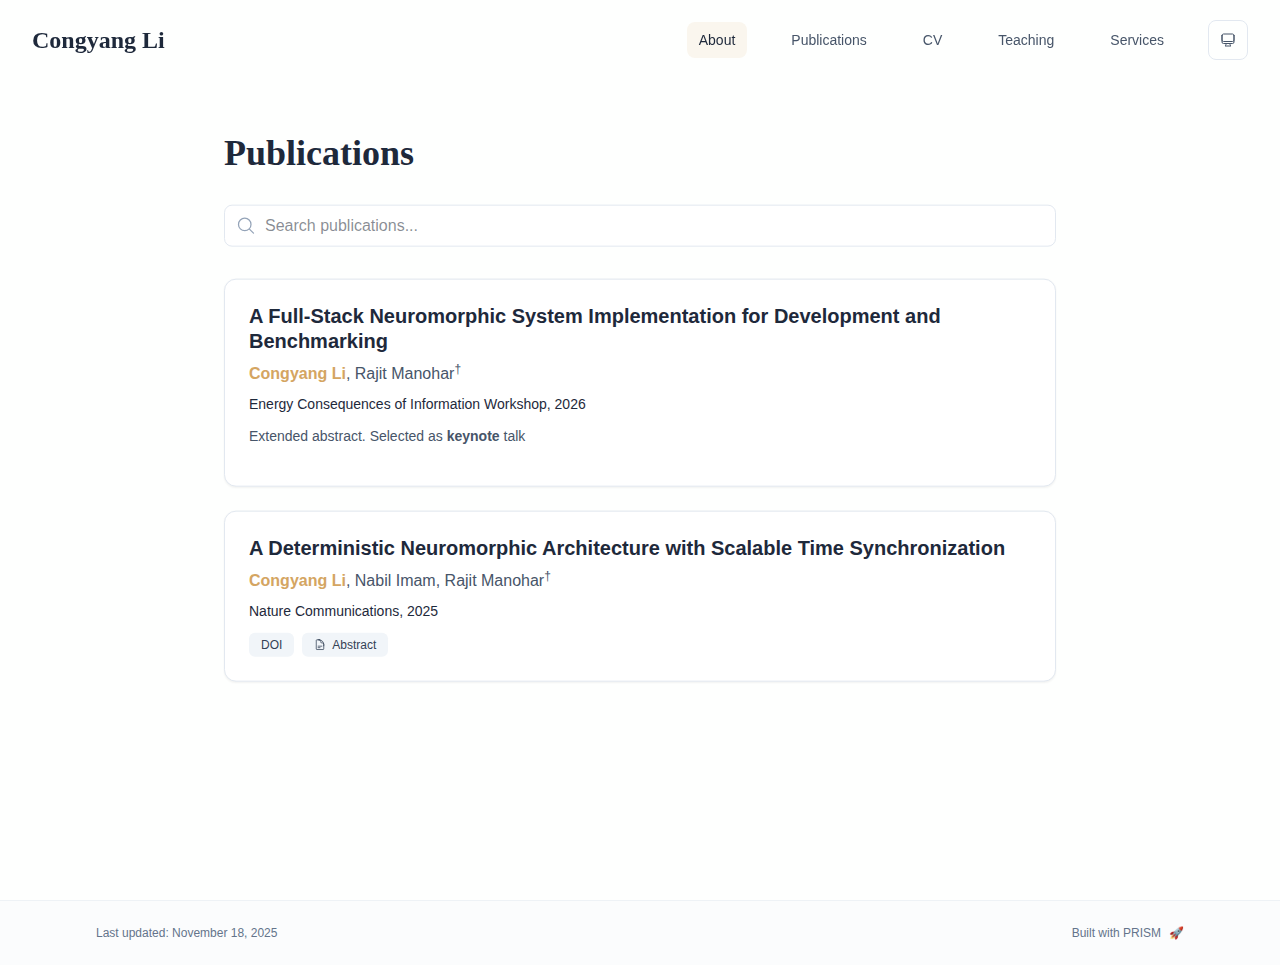
<file: publications/index.html>
<!DOCTYPE html><html lang="en" class="scroll-smooth"><head><meta charSet="utf-8"/><meta name="viewport" content="width=device-width, initial-scale=1"/><link rel="stylesheet" href="/_next/static/css/21eea25604822bef.css" data-precedence="next"/><link rel="preload" as="script" fetchPriority="low" href="/_next/static/chunks/webpack-af78f5c2c11af041.js"/><script src="/_next/static/chunks/4bd1b696-70b6d399998de86a.js" async=""></script><script src="/_next/static/chunks/684-5aaa8290a129f299.js" async=""></script><script src="/_next/static/chunks/main-app-6e8982cd25546077.js" async=""></script><script src="/_next/static/chunks/17-9c04c9413a9f9f1f.js" async=""></script><script src="/_next/static/chunks/874-6cc630662f3664af.js" async=""></script><script src="/_next/static/chunks/862-15038af301665bb3.js" async=""></script><script src="/_next/static/chunks/app/layout-25bdde6c5129e737.js" async=""></script><script src="/_next/static/chunks/812-fddf1d6726428b99.js" async=""></script><script src="/_next/static/chunks/748-d5ca4f9d4ae4fc9a.js" async=""></script><script src="/_next/static/chunks/app/%5Bslug%5D/page-1a6a5acd26ba8c28.js" async=""></script><link rel="icon" href="/yale.svg" type="image/svg+xml"/><link rel="dns-prefetch" href="https://google-fonts.jialeliu.com"/><link rel="preconnect" href="https://google-fonts.jialeliu.com" crossorigin=""/><link rel="preload" as="style" href="https://google-fonts.jialeliu.com/css2?family=Inter:wght@300;400;500;600;700&amp;family=Crimson+Text:ital,wght@0,400;0,600;1,400&amp;display=swap"/><link rel="stylesheet" id="gfonts-css" href="https://google-fonts.jialeliu.com/css2?family=Inter:wght@300;400;500;600;700&amp;family=Crimson+Text:ital,wght@0,400;0,600;1,400&amp;display=swap" media="print"/><script>
              (function(){
                var l = document.getElementById('gfonts-css');
                if (!l) return;
                if (l.media !== 'all') {
                  l.addEventListener('load', function(){ try { l.media = 'all'; } catch(e){} });
                }
              })();
            </script><noscript><link rel="stylesheet" href="https://google-fonts.jialeliu.com/css2?family=Inter:wght@300;400;500;600;700&amp;family=Crimson+Text:ital,wght@0,400;0,600;1,400&amp;display=swap"/></noscript><script>
              try {
                const theme = localStorage.getItem('theme-storage');
                const parsed = theme ? JSON.parse(theme) : null;
                const setting = parsed?.state?.theme || 'system';
                const prefersDark = typeof window !== 'undefined' && window.matchMedia && window.matchMedia('(prefers-color-scheme: dark)').matches;
                const effective = setting === 'dark' ? 'dark' : (setting === 'light' ? 'light' : (prefersDark ? 'dark' : 'light'));
                var root = document.documentElement;
                root.classList.add(effective);
                root.setAttribute('data-theme', effective);
              } catch (e) {
                var root = document.documentElement;
                root.classList.add('light');
                root.setAttribute('data-theme', 'light');
              }
            </script><title>Publications | Congyang Li</title><meta name="author" content="Congyang Li"/><meta name="keywords" content="Congyang Li,PhD,Research,Yale University"/><meta name="creator" content="Congyang Li"/><meta name="publisher" content="Congyang Li"/><meta property="og:title" content="Congyang Li"/><meta property="og:description" content="PhD candidate at Yale University."/><meta property="og:site_name" content="Congyang Li&#x27;s Academic Website"/><meta property="og:locale" content="en_US"/><meta property="og:type" content="website"/><meta name="twitter:card" content="summary"/><meta name="twitter:title" content="Congyang Li"/><meta name="twitter:description" content="PhD candidate at Yale University."/><link rel="icon" href="/yale.svg"/><script>document.querySelectorAll('body link[rel="icon"], body link[rel="apple-touch-icon"]').forEach(el => document.head.appendChild(el))</script><script src="/_next/static/chunks/polyfills-42372ed130431b0a.js" noModule=""></script></head><body class="font-sans antialiased"><div style="visibility:hidden"><nav class="fixed top-0 left-0 right-0 z-50" data-headlessui-state=""><div class="transition-all duration-300 ease-out bg-transparent" style="transform:translateY(-100px)"><div class="max-w-7xl mx-auto px-4 sm:px-6 lg:px-8"><div class="flex justify-between items-center h-16 lg:h-20"><div class="flex-shrink-0" tabindex="0"><a class="text-xl lg:text-2xl font-serif font-semibold text-primary hover:text-accent transition-colors duration-200" href="/">Congyang Li</a></div><div class="hidden lg:block"><div class="ml-10 flex items-center space-x-8"><div class="flex items-baseline space-x-8"><a class="relative px-3 py-2 text-sm font-medium transition-all duration-200 rounded hover:bg-accent/10 hover:shadow-sm text-primary" href="/#about"><span class="relative z-10">About</span><div class="absolute inset-0 bg-accent/10 rounded-lg"></div></a><a class="relative px-3 py-2 text-sm font-medium transition-all duration-200 rounded hover:bg-accent/10 hover:shadow-sm text-neutral-600 hover:text-primary" href="/#publications"><span class="relative z-10">Publications</span></a><a class="relative px-3 py-2 text-sm font-medium transition-all duration-200 rounded hover:bg-accent/10 hover:shadow-sm text-neutral-600 hover:text-primary" href="/#cv"><span class="relative z-10">CV</span></a><a class="relative px-3 py-2 text-sm font-medium transition-all duration-200 rounded hover:bg-accent/10 hover:shadow-sm text-neutral-600 hover:text-primary" href="/#teaching"><span class="relative z-10">Teaching</span></a><a class="relative px-3 py-2 text-sm font-medium transition-all duration-200 rounded hover:bg-accent/10 hover:shadow-sm text-neutral-600 hover:text-primary" href="/#services"><span class="relative z-10">Services</span></a></div><div class="flex items-center justify-center w-10 h-10 rounded-lg border border-neutral-200 dark:border-[rgba(148,163,184,0.24)] bg-background dark:bg-neutral-800"><div class="w-4 h-4 rounded-full bg-neutral-300 animate-pulse"></div></div></div></div><div class="lg:hidden flex items-center space-x-2"><div class="flex items-center justify-center w-10 h-10 rounded-lg border border-neutral-200 dark:border-[rgba(148,163,184,0.24)] bg-background dark:bg-neutral-800"><div class="w-4 h-4 rounded-full bg-neutral-300 animate-pulse"></div></div><button class="inline-flex items-center justify-center p-2 rounded-md text-neutral-600 hover:text-primary hover:bg-neutral-100 dark:hover:bg-neutral-800 focus:outline-none focus:ring-2 focus:ring-inset focus:ring-accent transition-colors duration-200" id="headlessui-disclosure-button-«R5pdb»" type="button" aria-expanded="false" data-headlessui-state=""><span class="sr-only">Open main menu</span><div><svg xmlns="http://www.w3.org/2000/svg" fill="none" viewBox="0 0 24 24" stroke-width="1.5" stroke="currentColor" aria-hidden="true" data-slot="icon" class="block h-6 w-6"><path stroke-linecap="round" stroke-linejoin="round" d="M3.75 6.75h16.5M3.75 12h16.5m-16.5 5.25h16.5"></path></svg></div></button></div></div></div></div></nav><main class="min-h-screen pt-16 lg:pt-20"><div class="max-w-4xl mx-auto px-4 sm:px-6 lg:px-8 py-12"><div style="opacity:0;transform:translateY(20px)"><div class="mb-8"><h1 class="text-4xl font-serif font-bold text-primary mb-4">Publications</h1></div><div class="mb-8 space-y-4"><div class="flex flex-col sm:flex-row gap-4"><div class="relative flex-grow"><svg xmlns="http://www.w3.org/2000/svg" fill="none" viewBox="0 0 24 24" stroke-width="1.5" stroke="currentColor" aria-hidden="true" data-slot="icon" class="absolute left-3 top-1/2 transform -translate-y-1/2 h-5 w-5 text-neutral-400"><path stroke-linecap="round" stroke-linejoin="round" d="m21 21-5.197-5.197m0 0A7.5 7.5 0 1 0 5.196 5.196a7.5 7.5 0 0 0 10.607 10.607Z"></path></svg><input type="text" placeholder="Search publications..." class="w-full pl-10 pr-4 py-2 rounded-lg border border-neutral-200 dark:border-neutral-800 bg-white dark:bg-neutral-900 focus:ring-2 focus:ring-accent focus:border-transparent transition-all duration-200" value=""/></div></div></div><div class="space-y-6"><div class="bg-white dark:bg-neutral-900 p-6 rounded-xl shadow-sm border border-neutral-200 dark:border-neutral-800 hover:shadow-md transition-all duration-200" style="opacity:0;transform:translateY(20px)"><div class="flex flex-col md:flex-row gap-6"><div class="flex-grow"><h3 class="text-xl font-semibold text-primary mb-2 leading-tight">A Full-Stack Neuromorphic System Implementation for Development and Benchmarking</h3><p class="text-base text-neutral-600 dark:text-neutral-400 mb-2"><span><span class="font-semibold text-accent">Congyang Li</span>, </span><span><span class="">Rajit Manohar</span><sup class="ml-0 text-neutral-600 dark:text-neutral-400">†</sup></span></p><p class="text-sm font-medium text-neutral-800 dark:text-neutral-600 mb-3">Energy Consequences of Information Workshop<!-- -->, <!-- -->2026</p><p class="text-sm text-neutral-600 dark:text-neutral-500 mb-4 line-clamp-3">Extended abstract. Selected as <strong>keynote</strong> talk</p><div class="flex flex-wrap gap-2 mt-auto"></div></div></div></div><div class="bg-white dark:bg-neutral-900 p-6 rounded-xl shadow-sm border border-neutral-200 dark:border-neutral-800 hover:shadow-md transition-all duration-200" style="opacity:0;transform:translateY(20px)"><div class="flex flex-col md:flex-row gap-6"><div class="flex-grow"><h3 class="text-xl font-semibold text-primary mb-2 leading-tight">A Deterministic Neuromorphic Architecture with Scalable Time Synchronization</h3><p class="text-base text-neutral-600 dark:text-neutral-400 mb-2"><span><span class="font-semibold text-accent">Congyang Li</span>, </span><span><span class="">Nabil Imam</span>, </span><span><span class="">Rajit Manohar</span><sup class="ml-0 text-neutral-600 dark:text-neutral-400">†</sup></span></p><p class="text-sm font-medium text-neutral-800 dark:text-neutral-600 mb-3">Nature Communications<!-- -->, <!-- -->2025</p><div class="flex flex-wrap gap-2 mt-auto"><a href="https://doi.org/https://doi.org/10.1038/s41467-025-65268-z" target="_blank" rel="noopener noreferrer" class="inline-flex items-center px-3 py-1 rounded-md text-xs font-medium bg-neutral-100 dark:bg-neutral-800 text-neutral-700 dark:text-neutral-300 hover:bg-accent hover:text-white transition-colors">DOI</a><button class="inline-flex items-center px-3 py-1 rounded-md text-xs font-medium transition-colors bg-neutral-100 dark:bg-neutral-800 text-neutral-700 dark:text-neutral-300 hover:bg-accent hover:text-white"><svg xmlns="http://www.w3.org/2000/svg" fill="none" viewBox="0 0 24 24" stroke-width="1.5" stroke="currentColor" aria-hidden="true" data-slot="icon" class="h-3 w-3 mr-1.5"><path stroke-linecap="round" stroke-linejoin="round" d="M19.5 14.25v-2.625a3.375 3.375 0 0 0-3.375-3.375h-1.5A1.125 1.125 0 0 1 13.5 7.125v-1.5a3.375 3.375 0 0 0-3.375-3.375H8.25m0 12.75h7.5m-7.5 3H12M10.5 2.25H5.625c-.621 0-1.125.504-1.125 1.125v17.25c0 .621.504 1.125 1.125 1.125h12.75c.621 0 1.125-.504 1.125-1.125V11.25a9 9 0 0 0-9-9Z"></path></svg>Abstract</button></div></div></div></div></div></div></div><!--$--><!--/$--><!--$--><!--/$--></main><footer class="border-t border-neutral-200/50 bg-neutral-50/50 dark:bg-neutral-900/50 dark:border-neutral-700/50"><div class="max-w-6xl mx-auto px-4 sm:px-6 lg:px-8 py-6"><div class="flex flex-col sm:flex-row justify-between items-center gap-2"><p class="text-xs text-neutral-500">Last updated: <!-- -->November 18, 2025</p><p class="text-xs text-neutral-500 flex items-center"><a href="https://github.com/xyjoey/PRISM" target="_blank" rel="noopener noreferrer">Built with PRISM</a><span class="ml-2">🚀</span></p></div></div></footer></div><script src="/_next/static/chunks/webpack-af78f5c2c11af041.js" async=""></script><script>(self.__next_f=self.__next_f||[]).push([0])</script><script>self.__next_f.push([1,"1:\"$Sreact.fragment\"\n2:I[3719,[\"17\",\"static/chunks/17-9c04c9413a9f9f1f.js\",\"874\",\"static/chunks/874-6cc630662f3664af.js\",\"862\",\"static/chunks/862-15038af301665bb3.js\",\"177\",\"static/chunks/app/layout-25bdde6c5129e737.js\"],\"ThemeProvider\"]\n3:I[768,[\"17\",\"static/chunks/17-9c04c9413a9f9f1f.js\",\"874\",\"static/chunks/874-6cc630662f3664af.js\",\"862\",\"static/chunks/862-15038af301665bb3.js\",\"177\",\"static/chunks/app/layout-25bdde6c5129e737.js\"],\"default\"]\n4:I[7555,[],\"\"]\n5:I[1295,[],\"\"]\n6:I[2548,[\"17\",\"static/chunks/17-9c04c9413a9f9f1f.js\",\"874\",\"static/chunks/874-6cc630662f3664af.js\",\"862\",\"static/chunks/862-15038af301665bb3.js\",\"177\",\"static/chunks/app/layout-25bdde6c5129e737.js\"],\"default\"]\n8:I[9665,[],\"MetadataBoundary\"]\na:I[9665,[],\"OutletBoundary\"]\nd:I[4911,[],\"AsyncMetadataOutlet\"]\nf:I[9665,[],\"ViewportBoundary\"]\n11:I[6614,[],\"\"]\n:HL[\"/_next/static/css/21eea25604822bef.css\",\"style\"]\n"])</script><script>self.__next_f.push([1,"0:{\"P\":null,\"b\":\"5Ma4bZJm5A031o5ZGkbEy\",\"p\":\"\",\"c\":[\"\",\"publications\",\"\"],\"i\":false,\"f\":[[[\"\",{\"children\":[[\"slug\",\"publications\",\"d\"],{\"children\":[\"__PAGE__\",{}]}]},\"$undefined\",\"$undefined\",true],[\"\",[\"$\",\"$1\",\"c\",{\"children\":[[[\"$\",\"link\",\"0\",{\"rel\":\"stylesheet\",\"href\":\"/_next/static/css/21eea25604822bef.css\",\"precedence\":\"next\",\"crossOrigin\":\"$undefined\",\"nonce\":\"$undefined\"}]],[\"$\",\"html\",null,{\"lang\":\"en\",\"className\":\"scroll-smooth\",\"suppressHydrationWarning\":true,\"children\":[[\"$\",\"head\",null,{\"children\":[[\"$\",\"link\",null,{\"rel\":\"icon\",\"href\":\"/yale.svg\",\"type\":\"image/svg+xml\"}],[\"$\",\"link\",null,{\"rel\":\"dns-prefetch\",\"href\":\"https://google-fonts.jialeliu.com\"}],[\"$\",\"link\",null,{\"rel\":\"preconnect\",\"href\":\"https://google-fonts.jialeliu.com\",\"crossOrigin\":\"\"}],[\"$\",\"link\",null,{\"rel\":\"preload\",\"as\":\"style\",\"href\":\"https://google-fonts.jialeliu.com/css2?family=Inter:wght@300;400;500;600;700\u0026family=Crimson+Text:ital,wght@0,400;0,600;1,400\u0026display=swap\"}],[\"$\",\"link\",null,{\"rel\":\"stylesheet\",\"id\":\"gfonts-css\",\"href\":\"https://google-fonts.jialeliu.com/css2?family=Inter:wght@300;400;500;600;700\u0026family=Crimson+Text:ital,wght@0,400;0,600;1,400\u0026display=swap\",\"media\":\"print\"}],[\"$\",\"script\",null,{\"dangerouslySetInnerHTML\":{\"__html\":\"\\n              (function(){\\n                var l = document.getElementById('gfonts-css');\\n                if (!l) return;\\n                if (l.media !== 'all') {\\n                  l.addEventListener('load', function(){ try { l.media = 'all'; } catch(e){} });\\n                }\\n              })();\\n            \"}}],[\"$\",\"noscript\",null,{\"children\":[\"$\",\"link\",null,{\"rel\":\"stylesheet\",\"href\":\"https://google-fonts.jialeliu.com/css2?family=Inter:wght@300;400;500;600;700\u0026family=Crimson+Text:ital,wght@0,400;0,600;1,400\u0026display=swap\"}]}],[\"$\",\"script\",null,{\"dangerouslySetInnerHTML\":{\"__html\":\"\\n              try {\\n                const theme = localStorage.getItem('theme-storage');\\n                const parsed = theme ? JSON.parse(theme) : null;\\n                const setting = parsed?.state?.theme || 'system';\\n                const prefersDark = typeof window !== 'undefined' \u0026\u0026 window.matchMedia \u0026\u0026 window.matchMedia('(prefers-color-scheme: dark)').matches;\\n                const effective = setting === 'dark' ? 'dark' : (setting === 'light' ? 'light' : (prefersDark ? 'dark' : 'light'));\\n                var root = document.documentElement;\\n                root.classList.add(effective);\\n                root.setAttribute('data-theme', effective);\\n              } catch (e) {\\n                var root = document.documentElement;\\n                root.classList.add('light');\\n                root.setAttribute('data-theme', 'light');\\n              }\\n            \"}}]]}],[\"$\",\"body\",null,{\"className\":\"font-sans antialiased\",\"children\":[\"$\",\"$L2\",null,{\"children\":[[\"$\",\"$L3\",null,{\"items\":[{\"title\":\"About\",\"type\":\"page\",\"target\":\"about\",\"href\":\"/\"},{\"title\":\"Publications\",\"type\":\"page\",\"target\":\"publications\",\"href\":\"/publications\"},{\"title\":\"CV\",\"type\":\"page\",\"target\":\"cv\",\"href\":\"/cv\"},{\"title\":\"Teaching\",\"type\":\"page\",\"target\":\"teaching\",\"href\":\"/teaching\"},{\"title\":\"Services\",\"type\":\"page\",\"target\":\"services\",\"href\":\"/services\"}],\"siteTitle\":\"Congyang Li\",\"enableOnePageMode\":true}],[\"$\",\"main\",null,{\"className\":\"min-h-screen pt-16 lg:pt-20\",\"children\":[\"$\",\"$L4\",null,{\"parallelRouterKey\":\"children\",\"error\":\"$undefined\",\"errorStyles\":\"$undefined\",\"errorScripts\":\"$undefined\",\"template\":[\"$\",\"$L5\",null,{}],\"templateStyles\":\"$undefined\",\"templateScripts\":\"$undefined\",\"notFound\":[[[\"$\",\"title\",null,{\"children\":\"404: This page could not be found.\"}],[\"$\",\"div\",null,{\"style\":{\"fontFamily\":\"system-ui,\\\"Segoe UI\\\",Roboto,Helvetica,Arial,sans-serif,\\\"Apple Color Emoji\\\",\\\"Segoe UI Emoji\\\"\",\"height\":\"100vh\",\"textAlign\":\"center\",\"display\":\"flex\",\"flexDirection\":\"column\",\"alignItems\":\"center\",\"justifyContent\":\"center\"},\"children\":[\"$\",\"div\",null,{\"children\":[[\"$\",\"style\",null,{\"dangerouslySetInnerHTML\":{\"__html\":\"body{color:#000;background:#fff;margin:0}.next-error-h1{border-right:1px solid rgba(0,0,0,.3)}@media (prefers-color-scheme:dark){body{color:#fff;background:#000}.next-error-h1{border-right:1px solid rgba(255,255,255,.3)}}\"}}],[\"$\",\"h1\",null,{\"className\":\"next-error-h1\",\"style\":{\"display\":\"inline-block\",\"margin\":\"0 20px 0 0\",\"padding\":\"0 23px 0 0\",\"fontSize\":24,\"fontWeight\":500,\"verticalAlign\":\"top\",\"lineHeight\":\"49px\"},\"children\":404}],[\"$\",\"div\",null,{\"style\":{\"display\":\"inline-block\"},\"children\":[\"$\",\"h2\",null,{\"style\":{\"fontSize\":14,\"fontWeight\":400,\"lineHeight\":\"49px\",\"margin\":0},\"children\":\"This page could not be found.\"}]}]]}]}]],[]],\"forbidden\":\"$undefined\",\"unauthorized\":\"$undefined\"}]}],[\"$\",\"$L6\",null,{\"lastUpdated\":\"November 18, 2025\"}]]}]}]]}]]}],{\"children\":[[\"slug\",\"publications\",\"d\"],[\"$\",\"$1\",\"c\",{\"children\":[null,[\"$\",\"$L4\",null,{\"parallelRouterKey\":\"children\",\"error\":\"$undefined\",\"errorStyles\":\"$undefined\",\"errorScripts\":\"$undefined\",\"template\":[\"$\",\"$L5\",null,{}],\"templateStyles\":\"$undefined\",\"templateScripts\":\"$undefined\",\"notFound\":\"$undefined\",\"forbidden\":\"$undefined\",\"unauthorized\":\"$undefined\"}]]}],{\"children\":[\"__PAGE__\",[\"$\",\"$1\",\"c\",{\"children\":[\"$L7\",[\"$\",\"$L8\",null,{\"children\":\"$L9\"}],null,[\"$\",\"$La\",null,{\"children\":[\"$Lb\",\"$Lc\",[\"$\",\"$Ld\",null,{\"promise\":\"$@e\"}]]}]]}],{},null,false]},null,false]},null,false],[\"$\",\"$1\",\"h\",{\"children\":[null,[\"$\",\"$1\",\"abv_xZ2WNiqZ8fDFK-NWq\",{\"children\":[[\"$\",\"$Lf\",null,{\"children\":\"$L10\"}],null]}],null]}],false]],\"m\":\"$undefined\",\"G\":[\"$11\",\"$undefined\"],\"s\":false,\"S\":true}\n"])</script><script>self.__next_f.push([1,"12:\"$Sreact.suspense\"\n13:I[4911,[],\"AsyncMetadata\"]\n15:I[6669,[\"17\",\"static/chunks/17-9c04c9413a9f9f1f.js\",\"812\",\"static/chunks/812-fddf1d6726428b99.js\",\"748\",\"static/chunks/748-d5ca4f9d4ae4fc9a.js\",\"182\",\"static/chunks/app/%5Bslug%5D/page-1a6a5acd26ba8c28.js\"],\"default\"]\n9:[\"$\",\"$12\",null,{\"fallback\":null,\"children\":[\"$\",\"$L13\",null,{\"promise\":\"$@14\"}]}]\n16:T4a2,Custom integrated circuits modeling biological neural networks serve as tools for studying brain computation and platforms for exploring new architectures and learning rules of artificial neural networks. Time synchronization across network units is an important aspect of these designs to ensure reproducible results and maintain hardware-software equivalence. Current approaches rely on global synchronization protocols, which fundamentally limit system scalability. To overcome this, we develop NeuroScale, a decentralized and scalable neuromorphic architecture that uses local, aperiodic synchronization to preserve determinism without global coordination. Cores of co-localized compute and memory elements model neural and synaptic processes, including spike filtering operations, subthreshold neural dynamics, and online Hebbian learning rules. Multiple cores communicate via spikes across a routing mesh, using distributed event-driven synchronization to efficiently scale to large networks. We compare this synchronization protocol to the global barrier synchronization approaches of IBM TrueNorth and Intel Loihi, demonstrating NeuroScale’s advantages for large system sizes.17:T63c,@article{li2025deterministic,\n  title = {A Deterministic Neuromorphic Architecture with Scalable Time Synchronization},\n  author = {Li, Congyang and Imam, Nabil and Manohar, Rajit},\n  journal = {Nature Communications},\n  volume = {16},\n  number = {1},\n  pages = {10329},\n  year = {2025},\n  publisher = {Nature Publishing Group UK London},\n  doi = {https://doi.org/10.1038/s41467-025-65268-z},\n  abstract = {Custom integrated circuits modeling biological neural networks serve as tools for"])</script><script>self.__next_f.push([1," studying brain computation and platforms for exploring new architectures and learning rules of artificial neural networks. Time synchronization across network units is an important aspect of these designs to ensure reproducible results and maintain hardware-software equivalence. Current approaches rely on global synchronization protocols, which fundamentally limit system scalability. To overcome this, we develop NeuroScale, a decentralized and scalable neuromorphic architecture that uses local, aperiodic synchronization to preserve determinism without global coordination. Cores of co-localized compute and memory elements model neural and synaptic processes, including spike filtering operations, subthreshold neural dynamics, and online Hebbian learning rules. Multiple cores communicate via spikes across a routing mesh, using distributed event-driven synchronization to efficiently scale to large networks. We compare this synchronization protocol to the global barrier synchronization approaches of IBM TrueNorth and Intel Loihi, demonstrating NeuroScale’s advantages for large system sizes.}\n}"])</script><script>self.__next_f.push([1,"7:[\"$\",\"div\",null,{\"className\":\"max-w-4xl mx-auto px-4 sm:px-6 lg:px-8 py-12\",\"children\":[[\"$\",\"$L15\",null,{\"config\":{\"type\":\"publication\",\"title\":\"Publications\",\"source\":\"publications.bib\"},\"publications\":[{\"id\":\"li2026fullstack\",\"title\":\"A Full-Stack Neuromorphic System Implementation for Development and Benchmarking\",\"authors\":[{\"name\":\"Congyang Li\",\"isHighlighted\":true,\"isCorresponding\":false,\"isCoAuthor\":true},{\"name\":\"Rajit Manohar\",\"isHighlighted\":false,\"isCorresponding\":true,\"isCoAuthor\":false}],\"year\":2026,\"month\":\"2\",\"type\":\"conference\",\"status\":\"published\",\"tags\":[],\"keywords\":\"$7:props:children:0:props:publications:0:tags\",\"researchArea\":\"machine-learning\",\"journal\":\"\",\"conference\":\"Energy Consequences of Information Workshop\",\"abstract\":\"\",\"description\":\"Extended abstract. Selected as \u003cstrong\u003ekeynote\u003c/strong\u003e talk\",\"selected\":false,\"bibtex\":\"@inproceedings{li2026fullstack,\\n  author = {Congyang Li and Rajit Manohar},\\n  title = {A Full-Stack Neuromorphic System Implementation for Development and Benchmarking},\\n  booktitle = {Energy Consequences of Information Workshop},\\n  year = {2026},\\n  month = {feb},\\n  address = {Santa Fe, NM},\\n  note = {Extended abstract. Selected as \\\\textbf{keynote} talk}\\n}\"},{\"id\":\"li2025deterministic\",\"title\":\"A Deterministic Neuromorphic Architecture with Scalable Time Synchronization\",\"authors\":[{\"name\":\"Congyang Li\",\"isHighlighted\":true,\"isCorresponding\":false,\"isCoAuthor\":false},{\"name\":\"Nabil Imam\",\"isHighlighted\":false,\"isCorresponding\":false,\"isCoAuthor\":false},{\"name\":\"Rajit Manohar\",\"isHighlighted\":false,\"isCorresponding\":true,\"isCoAuthor\":false}],\"year\":2025,\"type\":\"journal\",\"status\":\"published\",\"tags\":[\"Computational Physics\",\"Quantum Dynamics\",\"Numerical Analysis\",\"Runge-Kutta Methods\"],\"keywords\":\"$7:props:children:0:props:publications:1:tags\",\"researchArea\":\"quantum-computing\",\"journal\":\"Nature Communications\",\"conference\":\"\",\"volume\":\"16\",\"issue\":\"1\",\"pages\":\"10329\",\"doi\":\"https://doi.org/10.1038/s41467-025-65268-z\",\"abstract\":\"$16\",\"description\":\"\",\"selected\":true,\"bibtex\":\"$17\"}]}],false,false]}]\n"])</script><script>self.__next_f.push([1,"c:null\n"])</script><script>self.__next_f.push([1,"10:[[\"$\",\"meta\",\"0\",{\"charSet\":\"utf-8\"}],[\"$\",\"meta\",\"1\",{\"name\":\"viewport\",\"content\":\"width=device-width, initial-scale=1\"}]]\nb:null\n"])</script><script>self.__next_f.push([1,"14:{\"metadata\":[[\"$\",\"title\",\"0\",{\"children\":\"Publications | Congyang Li\"}],[\"$\",\"meta\",\"1\",{\"name\":\"author\",\"content\":\"Congyang Li\"}],[\"$\",\"meta\",\"2\",{\"name\":\"keywords\",\"content\":\"Congyang Li,PhD,Research,Yale University\"}],[\"$\",\"meta\",\"3\",{\"name\":\"creator\",\"content\":\"Congyang Li\"}],[\"$\",\"meta\",\"4\",{\"name\":\"publisher\",\"content\":\"Congyang Li\"}],[\"$\",\"meta\",\"5\",{\"property\":\"og:title\",\"content\":\"Congyang Li\"}],[\"$\",\"meta\",\"6\",{\"property\":\"og:description\",\"content\":\"PhD candidate at Yale University.\"}],[\"$\",\"meta\",\"7\",{\"property\":\"og:site_name\",\"content\":\"Congyang Li's Academic Website\"}],[\"$\",\"meta\",\"8\",{\"property\":\"og:locale\",\"content\":\"en_US\"}],[\"$\",\"meta\",\"9\",{\"property\":\"og:type\",\"content\":\"website\"}],[\"$\",\"meta\",\"10\",{\"name\":\"twitter:card\",\"content\":\"summary\"}],[\"$\",\"meta\",\"11\",{\"name\":\"twitter:title\",\"content\":\"Congyang Li\"}],[\"$\",\"meta\",\"12\",{\"name\":\"twitter:description\",\"content\":\"PhD candidate at Yale University.\"}],[\"$\",\"link\",\"13\",{\"rel\":\"icon\",\"href\":\"/yale.svg\"}]],\"error\":null,\"digest\":\"$undefined\"}\ne:{\"metadata\":\"$14:metadata\",\"error\":null,\"digest\":\"$undefined\"}\n"])</script></body></html>
</file>
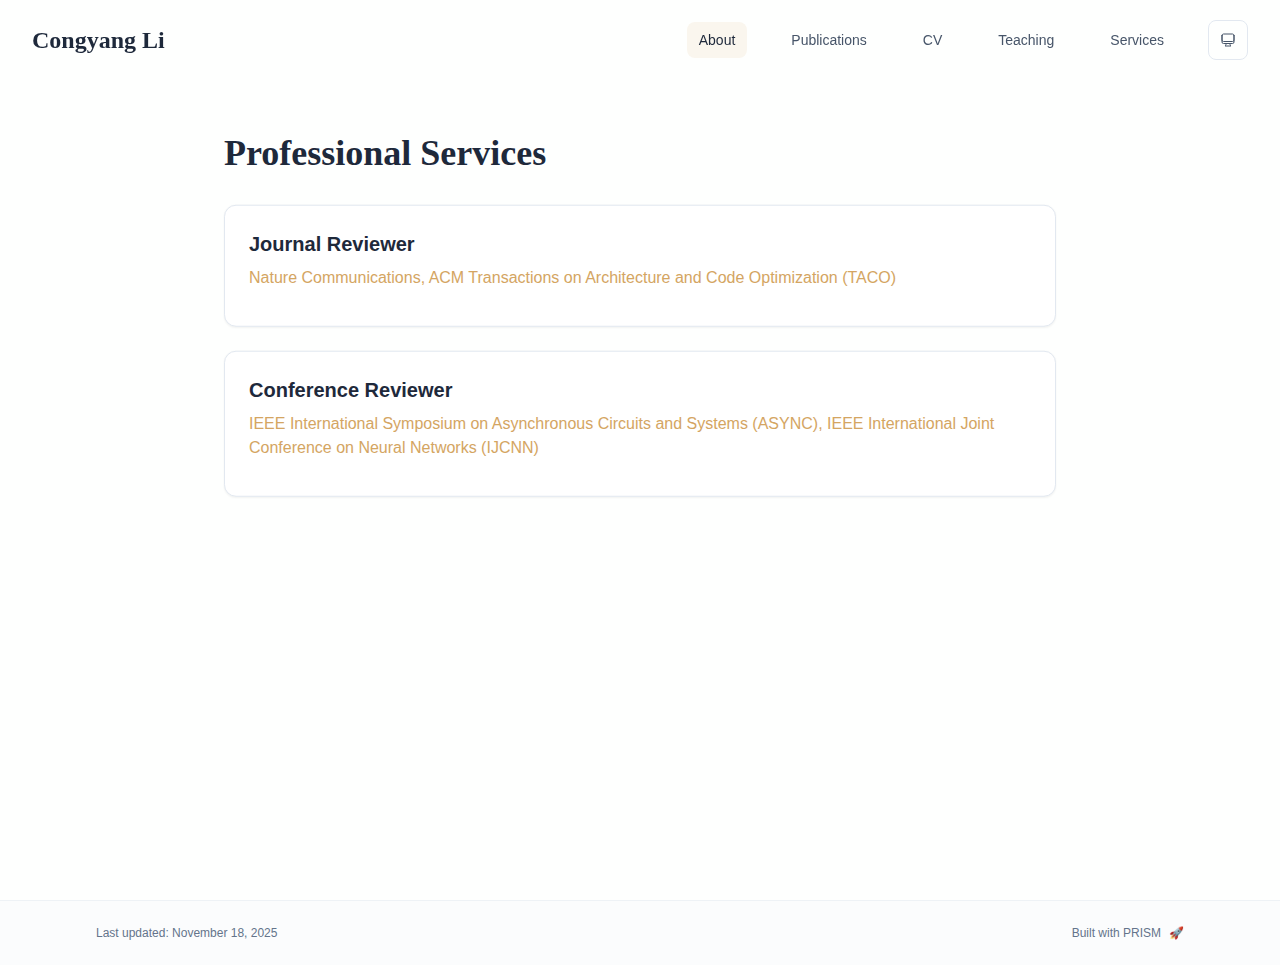
<file: services/index.html>
<!DOCTYPE html><html lang="en" class="scroll-smooth"><head><meta charSet="utf-8"/><meta name="viewport" content="width=device-width, initial-scale=1"/><link rel="stylesheet" href="/_next/static/css/21eea25604822bef.css" data-precedence="next"/><link rel="preload" as="script" fetchPriority="low" href="/_next/static/chunks/webpack-af78f5c2c11af041.js"/><script src="/_next/static/chunks/4bd1b696-70b6d399998de86a.js" async=""></script><script src="/_next/static/chunks/684-5aaa8290a129f299.js" async=""></script><script src="/_next/static/chunks/main-app-6e8982cd25546077.js" async=""></script><script src="/_next/static/chunks/17-9c04c9413a9f9f1f.js" async=""></script><script src="/_next/static/chunks/874-6cc630662f3664af.js" async=""></script><script src="/_next/static/chunks/862-15038af301665bb3.js" async=""></script><script src="/_next/static/chunks/app/layout-25bdde6c5129e737.js" async=""></script><script src="/_next/static/chunks/812-fddf1d6726428b99.js" async=""></script><script src="/_next/static/chunks/748-d5ca4f9d4ae4fc9a.js" async=""></script><script src="/_next/static/chunks/app/%5Bslug%5D/page-1a6a5acd26ba8c28.js" async=""></script><link rel="icon" href="/yale.svg" type="image/svg+xml"/><link rel="dns-prefetch" href="https://google-fonts.jialeliu.com"/><link rel="preconnect" href="https://google-fonts.jialeliu.com" crossorigin=""/><link rel="preload" as="style" href="https://google-fonts.jialeliu.com/css2?family=Inter:wght@300;400;500;600;700&amp;family=Crimson+Text:ital,wght@0,400;0,600;1,400&amp;display=swap"/><link rel="stylesheet" id="gfonts-css" href="https://google-fonts.jialeliu.com/css2?family=Inter:wght@300;400;500;600;700&amp;family=Crimson+Text:ital,wght@0,400;0,600;1,400&amp;display=swap" media="print"/><script>
              (function(){
                var l = document.getElementById('gfonts-css');
                if (!l) return;
                if (l.media !== 'all') {
                  l.addEventListener('load', function(){ try { l.media = 'all'; } catch(e){} });
                }
              })();
            </script><noscript><link rel="stylesheet" href="https://google-fonts.jialeliu.com/css2?family=Inter:wght@300;400;500;600;700&amp;family=Crimson+Text:ital,wght@0,400;0,600;1,400&amp;display=swap"/></noscript><script>
              try {
                const theme = localStorage.getItem('theme-storage');
                const parsed = theme ? JSON.parse(theme) : null;
                const setting = parsed?.state?.theme || 'system';
                const prefersDark = typeof window !== 'undefined' && window.matchMedia && window.matchMedia('(prefers-color-scheme: dark)').matches;
                const effective = setting === 'dark' ? 'dark' : (setting === 'light' ? 'light' : (prefersDark ? 'dark' : 'light'));
                var root = document.documentElement;
                root.classList.add(effective);
                root.setAttribute('data-theme', effective);
              } catch (e) {
                var root = document.documentElement;
                root.classList.add('light');
                root.setAttribute('data-theme', 'light');
              }
            </script><title>Professional Services | Congyang Li</title><meta name="author" content="Congyang Li"/><meta name="keywords" content="Congyang Li,PhD,Research,Yale University"/><meta name="creator" content="Congyang Li"/><meta name="publisher" content="Congyang Li"/><meta property="og:title" content="Congyang Li"/><meta property="og:description" content="PhD candidate at Yale University."/><meta property="og:site_name" content="Congyang Li&#x27;s Academic Website"/><meta property="og:locale" content="en_US"/><meta property="og:type" content="website"/><meta name="twitter:card" content="summary"/><meta name="twitter:title" content="Congyang Li"/><meta name="twitter:description" content="PhD candidate at Yale University."/><link rel="icon" href="/yale.svg"/><script>document.querySelectorAll('body link[rel="icon"], body link[rel="apple-touch-icon"]').forEach(el => document.head.appendChild(el))</script><script src="/_next/static/chunks/polyfills-42372ed130431b0a.js" noModule=""></script></head><body class="font-sans antialiased"><div style="visibility:hidden"><nav class="fixed top-0 left-0 right-0 z-50" data-headlessui-state=""><div class="transition-all duration-300 ease-out bg-transparent" style="transform:translateY(-100px)"><div class="max-w-7xl mx-auto px-4 sm:px-6 lg:px-8"><div class="flex justify-between items-center h-16 lg:h-20"><div class="flex-shrink-0" tabindex="0"><a class="text-xl lg:text-2xl font-serif font-semibold text-primary hover:text-accent transition-colors duration-200" href="/">Congyang Li</a></div><div class="hidden lg:block"><div class="ml-10 flex items-center space-x-8"><div class="flex items-baseline space-x-8"><a class="relative px-3 py-2 text-sm font-medium transition-all duration-200 rounded hover:bg-accent/10 hover:shadow-sm text-primary" href="/#about"><span class="relative z-10">About</span><div class="absolute inset-0 bg-accent/10 rounded-lg"></div></a><a class="relative px-3 py-2 text-sm font-medium transition-all duration-200 rounded hover:bg-accent/10 hover:shadow-sm text-neutral-600 hover:text-primary" href="/#publications"><span class="relative z-10">Publications</span></a><a class="relative px-3 py-2 text-sm font-medium transition-all duration-200 rounded hover:bg-accent/10 hover:shadow-sm text-neutral-600 hover:text-primary" href="/#cv"><span class="relative z-10">CV</span></a><a class="relative px-3 py-2 text-sm font-medium transition-all duration-200 rounded hover:bg-accent/10 hover:shadow-sm text-neutral-600 hover:text-primary" href="/#teaching"><span class="relative z-10">Teaching</span></a><a class="relative px-3 py-2 text-sm font-medium transition-all duration-200 rounded hover:bg-accent/10 hover:shadow-sm text-neutral-600 hover:text-primary" href="/#services"><span class="relative z-10">Services</span></a></div><div class="flex items-center justify-center w-10 h-10 rounded-lg border border-neutral-200 dark:border-[rgba(148,163,184,0.24)] bg-background dark:bg-neutral-800"><div class="w-4 h-4 rounded-full bg-neutral-300 animate-pulse"></div></div></div></div><div class="lg:hidden flex items-center space-x-2"><div class="flex items-center justify-center w-10 h-10 rounded-lg border border-neutral-200 dark:border-[rgba(148,163,184,0.24)] bg-background dark:bg-neutral-800"><div class="w-4 h-4 rounded-full bg-neutral-300 animate-pulse"></div></div><button class="inline-flex items-center justify-center p-2 rounded-md text-neutral-600 hover:text-primary hover:bg-neutral-100 dark:hover:bg-neutral-800 focus:outline-none focus:ring-2 focus:ring-inset focus:ring-accent transition-colors duration-200" id="headlessui-disclosure-button-«R5pdb»" type="button" aria-expanded="false" data-headlessui-state=""><span class="sr-only">Open main menu</span><div><svg xmlns="http://www.w3.org/2000/svg" fill="none" viewBox="0 0 24 24" stroke-width="1.5" stroke="currentColor" aria-hidden="true" data-slot="icon" class="block h-6 w-6"><path stroke-linecap="round" stroke-linejoin="round" d="M3.75 6.75h16.5M3.75 12h16.5m-16.5 5.25h16.5"></path></svg></div></button></div></div></div></div></nav><main class="min-h-screen pt-16 lg:pt-20"><div class="max-w-4xl mx-auto px-4 sm:px-6 lg:px-8 py-12"><div style="opacity:0;transform:translateY(20px)"><div class="mb-8"><h1 class="text-4xl font-serif font-bold text-primary mb-4">Professional Services</h1></div><div class="grid gap-6"><div class="bg-white dark:bg-neutral-900 p-6 rounded-xl shadow-sm border border-neutral-200 dark:border-neutral-800 hover:shadow-lg transition-all duration-200 hover:scale-[1.01]" style="opacity:0;transform:translateY(20px)"><div class="flex justify-between items-start mb-2"><h3 class="text-xl font-semibold text-primary">Journal Reviewer</h3></div><p class="text-base text-accent font-medium mb-3">Nature Communications, ACM Transactions on Architecture and Code Optimization (TACO)</p></div><div class="bg-white dark:bg-neutral-900 p-6 rounded-xl shadow-sm border border-neutral-200 dark:border-neutral-800 hover:shadow-lg transition-all duration-200 hover:scale-[1.01]" style="opacity:0;transform:translateY(20px)"><div class="flex justify-between items-start mb-2"><h3 class="text-xl font-semibold text-primary">Conference Reviewer</h3></div><p class="text-base text-accent font-medium mb-3">IEEE International Symposium on Asynchronous Circuits and Systems (ASYNC), IEEE International Joint Conference on Neural Networks (IJCNN)</p></div></div></div></div><!--$--><!--/$--><!--$--><!--/$--></main><footer class="border-t border-neutral-200/50 bg-neutral-50/50 dark:bg-neutral-900/50 dark:border-neutral-700/50"><div class="max-w-6xl mx-auto px-4 sm:px-6 lg:px-8 py-6"><div class="flex flex-col sm:flex-row justify-between items-center gap-2"><p class="text-xs text-neutral-500">Last updated: <!-- -->November 18, 2025</p><p class="text-xs text-neutral-500 flex items-center"><a href="https://github.com/xyjoey/PRISM" target="_blank" rel="noopener noreferrer">Built with PRISM</a><span class="ml-2">🚀</span></p></div></div></footer></div><script src="/_next/static/chunks/webpack-af78f5c2c11af041.js" async=""></script><script>(self.__next_f=self.__next_f||[]).push([0])</script><script>self.__next_f.push([1,"1:\"$Sreact.fragment\"\n2:I[3719,[\"17\",\"static/chunks/17-9c04c9413a9f9f1f.js\",\"874\",\"static/chunks/874-6cc630662f3664af.js\",\"862\",\"static/chunks/862-15038af301665bb3.js\",\"177\",\"static/chunks/app/layout-25bdde6c5129e737.js\"],\"ThemeProvider\"]\n3:I[768,[\"17\",\"static/chunks/17-9c04c9413a9f9f1f.js\",\"874\",\"static/chunks/874-6cc630662f3664af.js\",\"862\",\"static/chunks/862-15038af301665bb3.js\",\"177\",\"static/chunks/app/layout-25bdde6c5129e737.js\"],\"default\"]\n4:I[7555,[],\"\"]\n5:I[1295,[],\"\"]\n6:I[2548,[\"17\",\"static/chunks/17-9c04c9413a9f9f1f.js\",\"874\",\"static/chunks/874-6cc630662f3664af.js\",\"862\",\"static/chunks/862-15038af301665bb3.js\",\"177\",\"static/chunks/app/layout-25bdde6c5129e737.js\"],\"default\"]\n8:I[9665,[],\"MetadataBoundary\"]\na:I[9665,[],\"OutletBoundary\"]\nd:I[4911,[],\"AsyncMetadataOutlet\"]\nf:I[9665,[],\"ViewportBoundary\"]\n11:I[6614,[],\"\"]\n:HL[\"/_next/static/css/21eea25604822bef.css\",\"style\"]\n"])</script><script>self.__next_f.push([1,"0:{\"P\":null,\"b\":\"5Ma4bZJm5A031o5ZGkbEy\",\"p\":\"\",\"c\":[\"\",\"services\",\"\"],\"i\":false,\"f\":[[[\"\",{\"children\":[[\"slug\",\"services\",\"d\"],{\"children\":[\"__PAGE__\",{}]}]},\"$undefined\",\"$undefined\",true],[\"\",[\"$\",\"$1\",\"c\",{\"children\":[[[\"$\",\"link\",\"0\",{\"rel\":\"stylesheet\",\"href\":\"/_next/static/css/21eea25604822bef.css\",\"precedence\":\"next\",\"crossOrigin\":\"$undefined\",\"nonce\":\"$undefined\"}]],[\"$\",\"html\",null,{\"lang\":\"en\",\"className\":\"scroll-smooth\",\"suppressHydrationWarning\":true,\"children\":[[\"$\",\"head\",null,{\"children\":[[\"$\",\"link\",null,{\"rel\":\"icon\",\"href\":\"/yale.svg\",\"type\":\"image/svg+xml\"}],[\"$\",\"link\",null,{\"rel\":\"dns-prefetch\",\"href\":\"https://google-fonts.jialeliu.com\"}],[\"$\",\"link\",null,{\"rel\":\"preconnect\",\"href\":\"https://google-fonts.jialeliu.com\",\"crossOrigin\":\"\"}],[\"$\",\"link\",null,{\"rel\":\"preload\",\"as\":\"style\",\"href\":\"https://google-fonts.jialeliu.com/css2?family=Inter:wght@300;400;500;600;700\u0026family=Crimson+Text:ital,wght@0,400;0,600;1,400\u0026display=swap\"}],[\"$\",\"link\",null,{\"rel\":\"stylesheet\",\"id\":\"gfonts-css\",\"href\":\"https://google-fonts.jialeliu.com/css2?family=Inter:wght@300;400;500;600;700\u0026family=Crimson+Text:ital,wght@0,400;0,600;1,400\u0026display=swap\",\"media\":\"print\"}],[\"$\",\"script\",null,{\"dangerouslySetInnerHTML\":{\"__html\":\"\\n              (function(){\\n                var l = document.getElementById('gfonts-css');\\n                if (!l) return;\\n                if (l.media !== 'all') {\\n                  l.addEventListener('load', function(){ try { l.media = 'all'; } catch(e){} });\\n                }\\n              })();\\n            \"}}],[\"$\",\"noscript\",null,{\"children\":[\"$\",\"link\",null,{\"rel\":\"stylesheet\",\"href\":\"https://google-fonts.jialeliu.com/css2?family=Inter:wght@300;400;500;600;700\u0026family=Crimson+Text:ital,wght@0,400;0,600;1,400\u0026display=swap\"}]}],[\"$\",\"script\",null,{\"dangerouslySetInnerHTML\":{\"__html\":\"\\n              try {\\n                const theme = localStorage.getItem('theme-storage');\\n                const parsed = theme ? JSON.parse(theme) : null;\\n                const setting = parsed?.state?.theme || 'system';\\n                const prefersDark = typeof window !== 'undefined' \u0026\u0026 window.matchMedia \u0026\u0026 window.matchMedia('(prefers-color-scheme: dark)').matches;\\n                const effective = setting === 'dark' ? 'dark' : (setting === 'light' ? 'light' : (prefersDark ? 'dark' : 'light'));\\n                var root = document.documentElement;\\n                root.classList.add(effective);\\n                root.setAttribute('data-theme', effective);\\n              } catch (e) {\\n                var root = document.documentElement;\\n                root.classList.add('light');\\n                root.setAttribute('data-theme', 'light');\\n              }\\n            \"}}]]}],[\"$\",\"body\",null,{\"className\":\"font-sans antialiased\",\"children\":[\"$\",\"$L2\",null,{\"children\":[[\"$\",\"$L3\",null,{\"items\":[{\"title\":\"About\",\"type\":\"page\",\"target\":\"about\",\"href\":\"/\"},{\"title\":\"Publications\",\"type\":\"page\",\"target\":\"publications\",\"href\":\"/publications\"},{\"title\":\"CV\",\"type\":\"page\",\"target\":\"cv\",\"href\":\"/cv\"},{\"title\":\"Teaching\",\"type\":\"page\",\"target\":\"teaching\",\"href\":\"/teaching\"},{\"title\":\"Services\",\"type\":\"page\",\"target\":\"services\",\"href\":\"/services\"}],\"siteTitle\":\"Congyang Li\",\"enableOnePageMode\":true}],[\"$\",\"main\",null,{\"className\":\"min-h-screen pt-16 lg:pt-20\",\"children\":[\"$\",\"$L4\",null,{\"parallelRouterKey\":\"children\",\"error\":\"$undefined\",\"errorStyles\":\"$undefined\",\"errorScripts\":\"$undefined\",\"template\":[\"$\",\"$L5\",null,{}],\"templateStyles\":\"$undefined\",\"templateScripts\":\"$undefined\",\"notFound\":[[[\"$\",\"title\",null,{\"children\":\"404: This page could not be found.\"}],[\"$\",\"div\",null,{\"style\":{\"fontFamily\":\"system-ui,\\\"Segoe UI\\\",Roboto,Helvetica,Arial,sans-serif,\\\"Apple Color Emoji\\\",\\\"Segoe UI Emoji\\\"\",\"height\":\"100vh\",\"textAlign\":\"center\",\"display\":\"flex\",\"flexDirection\":\"column\",\"alignItems\":\"center\",\"justifyContent\":\"center\"},\"children\":[\"$\",\"div\",null,{\"children\":[[\"$\",\"style\",null,{\"dangerouslySetInnerHTML\":{\"__html\":\"body{color:#000;background:#fff;margin:0}.next-error-h1{border-right:1px solid rgba(0,0,0,.3)}@media (prefers-color-scheme:dark){body{color:#fff;background:#000}.next-error-h1{border-right:1px solid rgba(255,255,255,.3)}}\"}}],[\"$\",\"h1\",null,{\"className\":\"next-error-h1\",\"style\":{\"display\":\"inline-block\",\"margin\":\"0 20px 0 0\",\"padding\":\"0 23px 0 0\",\"fontSize\":24,\"fontWeight\":500,\"verticalAlign\":\"top\",\"lineHeight\":\"49px\"},\"children\":404}],[\"$\",\"div\",null,{\"style\":{\"display\":\"inline-block\"},\"children\":[\"$\",\"h2\",null,{\"style\":{\"fontSize\":14,\"fontWeight\":400,\"lineHeight\":\"49px\",\"margin\":0},\"children\":\"This page could not be found.\"}]}]]}]}]],[]],\"forbidden\":\"$undefined\",\"unauthorized\":\"$undefined\"}]}],[\"$\",\"$L6\",null,{\"lastUpdated\":\"November 18, 2025\"}]]}]}]]}]]}],{\"children\":[[\"slug\",\"services\",\"d\"],[\"$\",\"$1\",\"c\",{\"children\":[null,[\"$\",\"$L4\",null,{\"parallelRouterKey\":\"children\",\"error\":\"$undefined\",\"errorStyles\":\"$undefined\",\"errorScripts\":\"$undefined\",\"template\":[\"$\",\"$L5\",null,{}],\"templateStyles\":\"$undefined\",\"templateScripts\":\"$undefined\",\"notFound\":\"$undefined\",\"forbidden\":\"$undefined\",\"unauthorized\":\"$undefined\"}]]}],{\"children\":[\"__PAGE__\",[\"$\",\"$1\",\"c\",{\"children\":[\"$L7\",[\"$\",\"$L8\",null,{\"children\":\"$L9\"}],null,[\"$\",\"$La\",null,{\"children\":[\"$Lb\",\"$Lc\",[\"$\",\"$Ld\",null,{\"promise\":\"$@e\"}]]}]]}],{},null,false]},null,false]},null,false],[\"$\",\"$1\",\"h\",{\"children\":[null,[\"$\",\"$1\",\"iln6IgsLtuaApLhJzrl2c\",{\"children\":[[\"$\",\"$Lf\",null,{\"children\":\"$L10\"}],null]}],null]}],false]],\"m\":\"$undefined\",\"G\":[\"$11\",\"$undefined\"],\"s\":false,\"S\":true}\n"])</script><script>self.__next_f.push([1,"12:\"$Sreact.suspense\"\n13:I[4911,[],\"AsyncMetadata\"]\n15:I[3684,[\"17\",\"static/chunks/17-9c04c9413a9f9f1f.js\",\"812\",\"static/chunks/812-fddf1d6726428b99.js\",\"748\",\"static/chunks/748-d5ca4f9d4ae4fc9a.js\",\"182\",\"static/chunks/app/%5Bslug%5D/page-1a6a5acd26ba8c28.js\"],\"default\"]\n9:[\"$\",\"$12\",null,{\"fallback\":null,\"children\":[\"$\",\"$L13\",null,{\"promise\":\"$@14\"}]}]\n7:[\"$\",\"div\",null,{\"className\":\"max-w-4xl mx-auto px-4 sm:px-6 lg:px-8 py-12\",\"children\":[false,false,[\"$\",\"$L15\",null,{\"config\":{\"type\":\"card\",\"title\":\"Professional Services\",\"items\":[{\"title\":\"Journal Reviewer\",\"subtitle\":\"Nature Communications, ACM Transactions on Architecture and Code Optimization (TACO)\"},{\"title\":\"Conference Reviewer\",\"subtitle\":\"IEEE International Symposium on Asynchronous Circuits and Systems (ASYNC), IEEE International Joint Conference on Neural Networks (IJCNN)\"}]}}]]}]\n"])</script><script>self.__next_f.push([1,"c:null\n"])</script><script>self.__next_f.push([1,"10:[[\"$\",\"meta\",\"0\",{\"charSet\":\"utf-8\"}],[\"$\",\"meta\",\"1\",{\"name\":\"viewport\",\"content\":\"width=device-width, initial-scale=1\"}]]\nb:null\n"])</script><script>self.__next_f.push([1,"14:{\"metadata\":[[\"$\",\"title\",\"0\",{\"children\":\"Professional Services | Congyang Li\"}],[\"$\",\"meta\",\"1\",{\"name\":\"author\",\"content\":\"Congyang Li\"}],[\"$\",\"meta\",\"2\",{\"name\":\"keywords\",\"content\":\"Congyang Li,PhD,Research,Yale University\"}],[\"$\",\"meta\",\"3\",{\"name\":\"creator\",\"content\":\"Congyang Li\"}],[\"$\",\"meta\",\"4\",{\"name\":\"publisher\",\"content\":\"Congyang Li\"}],[\"$\",\"meta\",\"5\",{\"property\":\"og:title\",\"content\":\"Congyang Li\"}],[\"$\",\"meta\",\"6\",{\"property\":\"og:description\",\"content\":\"PhD candidate at Yale University.\"}],[\"$\",\"meta\",\"7\",{\"property\":\"og:site_name\",\"content\":\"Congyang Li's Academic Website\"}],[\"$\",\"meta\",\"8\",{\"property\":\"og:locale\",\"content\":\"en_US\"}],[\"$\",\"meta\",\"9\",{\"property\":\"og:type\",\"content\":\"website\"}],[\"$\",\"meta\",\"10\",{\"name\":\"twitter:card\",\"content\":\"summary\"}],[\"$\",\"meta\",\"11\",{\"name\":\"twitter:title\",\"content\":\"Congyang Li\"}],[\"$\",\"meta\",\"12\",{\"name\":\"twitter:description\",\"content\":\"PhD candidate at Yale University.\"}],[\"$\",\"link\",\"13\",{\"rel\":\"icon\",\"href\":\"/yale.svg\"}]],\"error\":null,\"digest\":\"$undefined\"}\ne:{\"metadata\":\"$14:metadata\",\"error\":null,\"digest\":\"$undefined\"}\n"])</script></body></html>
</file>
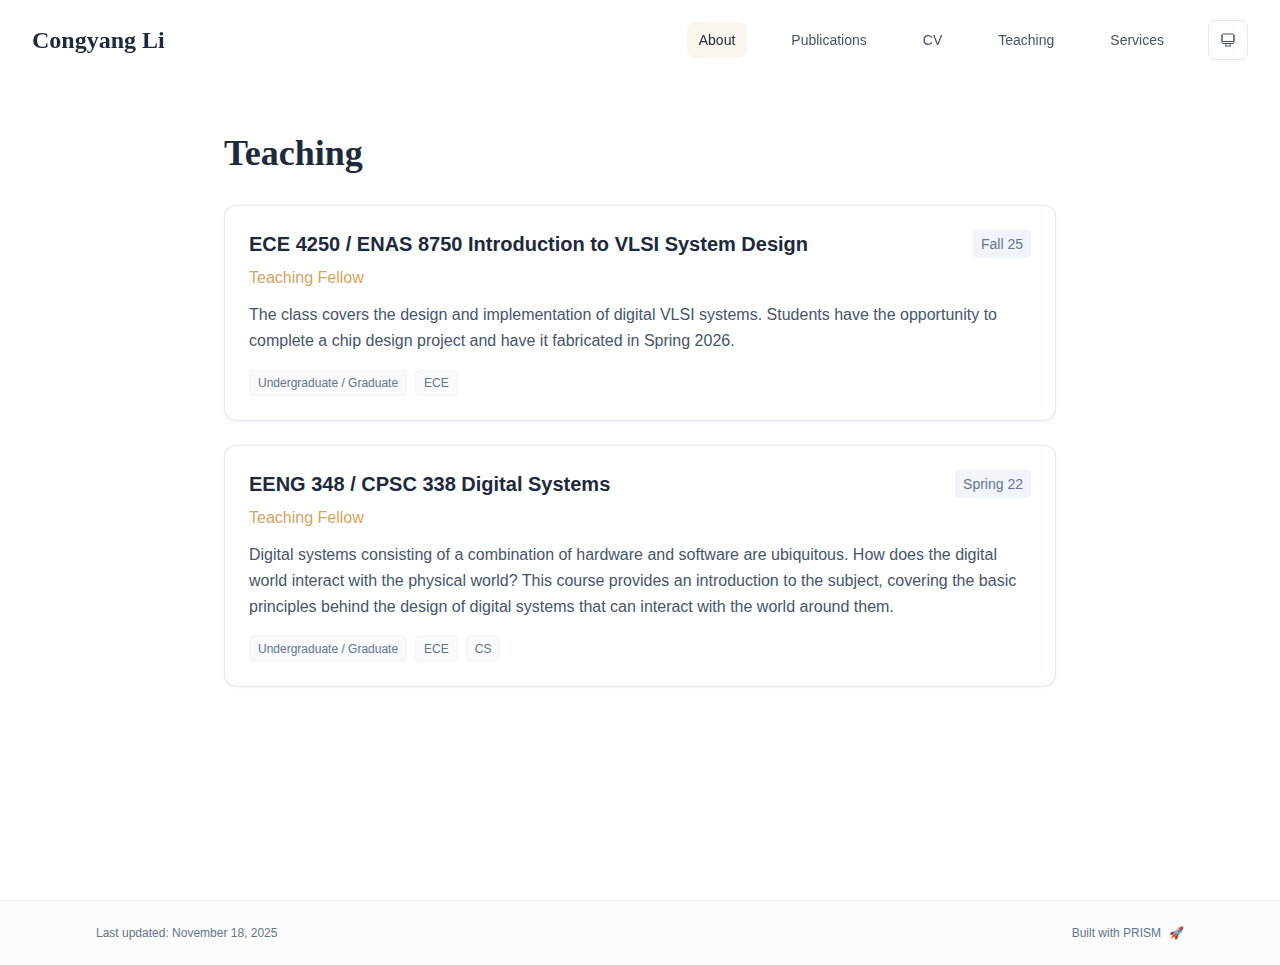
<file: teaching/index.html>
<!DOCTYPE html><html lang="en" class="scroll-smooth"><head><meta charSet="utf-8"/><meta name="viewport" content="width=device-width, initial-scale=1"/><link rel="stylesheet" href="/_next/static/css/21eea25604822bef.css" data-precedence="next"/><link rel="preload" as="script" fetchPriority="low" href="/_next/static/chunks/webpack-af78f5c2c11af041.js"/><script src="/_next/static/chunks/4bd1b696-70b6d399998de86a.js" async=""></script><script src="/_next/static/chunks/684-5aaa8290a129f299.js" async=""></script><script src="/_next/static/chunks/main-app-6e8982cd25546077.js" async=""></script><script src="/_next/static/chunks/17-9c04c9413a9f9f1f.js" async=""></script><script src="/_next/static/chunks/874-6cc630662f3664af.js" async=""></script><script src="/_next/static/chunks/862-15038af301665bb3.js" async=""></script><script src="/_next/static/chunks/app/layout-25bdde6c5129e737.js" async=""></script><script src="/_next/static/chunks/812-fddf1d6726428b99.js" async=""></script><script src="/_next/static/chunks/748-d5ca4f9d4ae4fc9a.js" async=""></script><script src="/_next/static/chunks/app/%5Bslug%5D/page-1a6a5acd26ba8c28.js" async=""></script><link rel="icon" href="/yale.svg" type="image/svg+xml"/><link rel="dns-prefetch" href="https://google-fonts.jialeliu.com"/><link rel="preconnect" href="https://google-fonts.jialeliu.com" crossorigin=""/><link rel="preload" as="style" href="https://google-fonts.jialeliu.com/css2?family=Inter:wght@300;400;500;600;700&amp;family=Crimson+Text:ital,wght@0,400;0,600;1,400&amp;display=swap"/><link rel="stylesheet" id="gfonts-css" href="https://google-fonts.jialeliu.com/css2?family=Inter:wght@300;400;500;600;700&amp;family=Crimson+Text:ital,wght@0,400;0,600;1,400&amp;display=swap" media="print"/><script>
              (function(){
                var l = document.getElementById('gfonts-css');
                if (!l) return;
                if (l.media !== 'all') {
                  l.addEventListener('load', function(){ try { l.media = 'all'; } catch(e){} });
                }
              })();
            </script><noscript><link rel="stylesheet" href="https://google-fonts.jialeliu.com/css2?family=Inter:wght@300;400;500;600;700&amp;family=Crimson+Text:ital,wght@0,400;0,600;1,400&amp;display=swap"/></noscript><script>
              try {
                const theme = localStorage.getItem('theme-storage');
                const parsed = theme ? JSON.parse(theme) : null;
                const setting = parsed?.state?.theme || 'system';
                const prefersDark = typeof window !== 'undefined' && window.matchMedia && window.matchMedia('(prefers-color-scheme: dark)').matches;
                const effective = setting === 'dark' ? 'dark' : (setting === 'light' ? 'light' : (prefersDark ? 'dark' : 'light'));
                var root = document.documentElement;
                root.classList.add(effective);
                root.setAttribute('data-theme', effective);
              } catch (e) {
                var root = document.documentElement;
                root.classList.add('light');
                root.setAttribute('data-theme', 'light');
              }
            </script><title>Teaching | Congyang Li</title><meta name="author" content="Congyang Li"/><meta name="keywords" content="Congyang Li,PhD,Research,Yale University"/><meta name="creator" content="Congyang Li"/><meta name="publisher" content="Congyang Li"/><meta property="og:title" content="Congyang Li"/><meta property="og:description" content="PhD candidate at Yale University."/><meta property="og:site_name" content="Congyang Li&#x27;s Academic Website"/><meta property="og:locale" content="en_US"/><meta property="og:type" content="website"/><meta name="twitter:card" content="summary"/><meta name="twitter:title" content="Congyang Li"/><meta name="twitter:description" content="PhD candidate at Yale University."/><link rel="icon" href="/yale.svg"/><script>document.querySelectorAll('body link[rel="icon"], body link[rel="apple-touch-icon"]').forEach(el => document.head.appendChild(el))</script><script src="/_next/static/chunks/polyfills-42372ed130431b0a.js" noModule=""></script></head><body class="font-sans antialiased"><div style="visibility:hidden"><nav class="fixed top-0 left-0 right-0 z-50" data-headlessui-state=""><div class="transition-all duration-300 ease-out bg-transparent" style="transform:translateY(-100px)"><div class="max-w-7xl mx-auto px-4 sm:px-6 lg:px-8"><div class="flex justify-between items-center h-16 lg:h-20"><div class="flex-shrink-0" tabindex="0"><a class="text-xl lg:text-2xl font-serif font-semibold text-primary hover:text-accent transition-colors duration-200" href="/">Congyang Li</a></div><div class="hidden lg:block"><div class="ml-10 flex items-center space-x-8"><div class="flex items-baseline space-x-8"><a class="relative px-3 py-2 text-sm font-medium transition-all duration-200 rounded hover:bg-accent/10 hover:shadow-sm text-primary" href="/#about"><span class="relative z-10">About</span><div class="absolute inset-0 bg-accent/10 rounded-lg"></div></a><a class="relative px-3 py-2 text-sm font-medium transition-all duration-200 rounded hover:bg-accent/10 hover:shadow-sm text-neutral-600 hover:text-primary" href="/#publications"><span class="relative z-10">Publications</span></a><a class="relative px-3 py-2 text-sm font-medium transition-all duration-200 rounded hover:bg-accent/10 hover:shadow-sm text-neutral-600 hover:text-primary" href="/#cv"><span class="relative z-10">CV</span></a><a class="relative px-3 py-2 text-sm font-medium transition-all duration-200 rounded hover:bg-accent/10 hover:shadow-sm text-neutral-600 hover:text-primary" href="/#teaching"><span class="relative z-10">Teaching</span></a><a class="relative px-3 py-2 text-sm font-medium transition-all duration-200 rounded hover:bg-accent/10 hover:shadow-sm text-neutral-600 hover:text-primary" href="/#services"><span class="relative z-10">Services</span></a></div><div class="flex items-center justify-center w-10 h-10 rounded-lg border border-neutral-200 dark:border-[rgba(148,163,184,0.24)] bg-background dark:bg-neutral-800"><div class="w-4 h-4 rounded-full bg-neutral-300 animate-pulse"></div></div></div></div><div class="lg:hidden flex items-center space-x-2"><div class="flex items-center justify-center w-10 h-10 rounded-lg border border-neutral-200 dark:border-[rgba(148,163,184,0.24)] bg-background dark:bg-neutral-800"><div class="w-4 h-4 rounded-full bg-neutral-300 animate-pulse"></div></div><button class="inline-flex items-center justify-center p-2 rounded-md text-neutral-600 hover:text-primary hover:bg-neutral-100 dark:hover:bg-neutral-800 focus:outline-none focus:ring-2 focus:ring-inset focus:ring-accent transition-colors duration-200" id="headlessui-disclosure-button-«R5pdb»" type="button" aria-expanded="false" data-headlessui-state=""><span class="sr-only">Open main menu</span><div><svg xmlns="http://www.w3.org/2000/svg" fill="none" viewBox="0 0 24 24" stroke-width="1.5" stroke="currentColor" aria-hidden="true" data-slot="icon" class="block h-6 w-6"><path stroke-linecap="round" stroke-linejoin="round" d="M3.75 6.75h16.5M3.75 12h16.5m-16.5 5.25h16.5"></path></svg></div></button></div></div></div></div></nav><main class="min-h-screen pt-16 lg:pt-20"><div class="max-w-4xl mx-auto px-4 sm:px-6 lg:px-8 py-12"><div style="opacity:0;transform:translateY(20px)"><div class="mb-8"><h1 class="text-4xl font-serif font-bold text-primary mb-4">Teaching</h1></div><div class="grid gap-6"><div class="bg-white dark:bg-neutral-900 p-6 rounded-xl shadow-sm border border-neutral-200 dark:border-neutral-800 hover:shadow-lg transition-all duration-200 hover:scale-[1.01]" style="opacity:0;transform:translateY(20px)"><div class="flex justify-between items-start mb-2"><h3 class="text-xl font-semibold text-primary">ECE 4250 / ENAS 8750 Introduction to VLSI System Design</h3><span class="text-sm text-neutral-500 font-medium bg-neutral-100 dark:bg-neutral-800 px-2 py-1 rounded">Fall 25</span></div><p class="text-base text-accent font-medium mb-3">Teaching Fellow</p><p class="text-base text-neutral-600 dark:text-neutral-500 leading-relaxed">The class covers the design and implementation of digital VLSI systems. Students have the opportunity to complete a chip design project and have it fabricated in Spring 2026.</p><div class="flex flex-wrap gap-2 mt-4"><span class="text-xs text-neutral-500 bg-neutral-50 dark:bg-neutral-800/50 px-2 py-1 rounded border border-neutral-100 dark:border-neutral-800">Undergraduate / Graduate</span><span class="text-xs text-neutral-500 bg-neutral-50 dark:bg-neutral-800/50 px-2 py-1 rounded border border-neutral-100 dark:border-neutral-800">ECE</span></div></div><div class="bg-white dark:bg-neutral-900 p-6 rounded-xl shadow-sm border border-neutral-200 dark:border-neutral-800 hover:shadow-lg transition-all duration-200 hover:scale-[1.01]" style="opacity:0;transform:translateY(20px)"><div class="flex justify-between items-start mb-2"><h3 class="text-xl font-semibold text-primary">EENG 348 / CPSC 338 Digital Systems</h3><span class="text-sm text-neutral-500 font-medium bg-neutral-100 dark:bg-neutral-800 px-2 py-1 rounded">Spring 22</span></div><p class="text-base text-accent font-medium mb-3">Teaching Fellow</p><p class="text-base text-neutral-600 dark:text-neutral-500 leading-relaxed">Digital systems consisting of a combination of hardware and software are ubiquitous. How does the digital world interact with the physical world? This course provides an introduction to the subject, covering the basic principles behind the design of digital systems that can interact with the world around them.</p><div class="flex flex-wrap gap-2 mt-4"><span class="text-xs text-neutral-500 bg-neutral-50 dark:bg-neutral-800/50 px-2 py-1 rounded border border-neutral-100 dark:border-neutral-800">Undergraduate / Graduate</span><span class="text-xs text-neutral-500 bg-neutral-50 dark:bg-neutral-800/50 px-2 py-1 rounded border border-neutral-100 dark:border-neutral-800">ECE</span><span class="text-xs text-neutral-500 bg-neutral-50 dark:bg-neutral-800/50 px-2 py-1 rounded border border-neutral-100 dark:border-neutral-800">CS</span></div></div></div></div></div><!--$--><!--/$--><!--$--><!--/$--></main><footer class="border-t border-neutral-200/50 bg-neutral-50/50 dark:bg-neutral-900/50 dark:border-neutral-700/50"><div class="max-w-6xl mx-auto px-4 sm:px-6 lg:px-8 py-6"><div class="flex flex-col sm:flex-row justify-between items-center gap-2"><p class="text-xs text-neutral-500">Last updated: <!-- -->November 18, 2025</p><p class="text-xs text-neutral-500 flex items-center"><a href="https://github.com/xyjoey/PRISM" target="_blank" rel="noopener noreferrer">Built with PRISM</a><span class="ml-2">🚀</span></p></div></div></footer></div><script src="/_next/static/chunks/webpack-af78f5c2c11af041.js" async=""></script><script>(self.__next_f=self.__next_f||[]).push([0])</script><script>self.__next_f.push([1,"1:\"$Sreact.fragment\"\n2:I[3719,[\"17\",\"static/chunks/17-9c04c9413a9f9f1f.js\",\"874\",\"static/chunks/874-6cc630662f3664af.js\",\"862\",\"static/chunks/862-15038af301665bb3.js\",\"177\",\"static/chunks/app/layout-25bdde6c5129e737.js\"],\"ThemeProvider\"]\n3:I[768,[\"17\",\"static/chunks/17-9c04c9413a9f9f1f.js\",\"874\",\"static/chunks/874-6cc630662f3664af.js\",\"862\",\"static/chunks/862-15038af301665bb3.js\",\"177\",\"static/chunks/app/layout-25bdde6c5129e737.js\"],\"default\"]\n4:I[7555,[],\"\"]\n5:I[1295,[],\"\"]\n6:I[2548,[\"17\",\"static/chunks/17-9c04c9413a9f9f1f.js\",\"874\",\"static/chunks/874-6cc630662f3664af.js\",\"862\",\"static/chunks/862-15038af301665bb3.js\",\"177\",\"static/chunks/app/layout-25bdde6c5129e737.js\"],\"default\"]\n8:I[9665,[],\"MetadataBoundary\"]\na:I[9665,[],\"OutletBoundary\"]\nd:I[4911,[],\"AsyncMetadataOutlet\"]\nf:I[9665,[],\"ViewportBoundary\"]\n11:I[6614,[],\"\"]\n:HL[\"/_next/static/css/21eea25604822bef.css\",\"style\"]\n"])</script><script>self.__next_f.push([1,"0:{\"P\":null,\"b\":\"5Ma4bZJm5A031o5ZGkbEy\",\"p\":\"\",\"c\":[\"\",\"teaching\",\"\"],\"i\":false,\"f\":[[[\"\",{\"children\":[[\"slug\",\"teaching\",\"d\"],{\"children\":[\"__PAGE__\",{}]}]},\"$undefined\",\"$undefined\",true],[\"\",[\"$\",\"$1\",\"c\",{\"children\":[[[\"$\",\"link\",\"0\",{\"rel\":\"stylesheet\",\"href\":\"/_next/static/css/21eea25604822bef.css\",\"precedence\":\"next\",\"crossOrigin\":\"$undefined\",\"nonce\":\"$undefined\"}]],[\"$\",\"html\",null,{\"lang\":\"en\",\"className\":\"scroll-smooth\",\"suppressHydrationWarning\":true,\"children\":[[\"$\",\"head\",null,{\"children\":[[\"$\",\"link\",null,{\"rel\":\"icon\",\"href\":\"/yale.svg\",\"type\":\"image/svg+xml\"}],[\"$\",\"link\",null,{\"rel\":\"dns-prefetch\",\"href\":\"https://google-fonts.jialeliu.com\"}],[\"$\",\"link\",null,{\"rel\":\"preconnect\",\"href\":\"https://google-fonts.jialeliu.com\",\"crossOrigin\":\"\"}],[\"$\",\"link\",null,{\"rel\":\"preload\",\"as\":\"style\",\"href\":\"https://google-fonts.jialeliu.com/css2?family=Inter:wght@300;400;500;600;700\u0026family=Crimson+Text:ital,wght@0,400;0,600;1,400\u0026display=swap\"}],[\"$\",\"link\",null,{\"rel\":\"stylesheet\",\"id\":\"gfonts-css\",\"href\":\"https://google-fonts.jialeliu.com/css2?family=Inter:wght@300;400;500;600;700\u0026family=Crimson+Text:ital,wght@0,400;0,600;1,400\u0026display=swap\",\"media\":\"print\"}],[\"$\",\"script\",null,{\"dangerouslySetInnerHTML\":{\"__html\":\"\\n              (function(){\\n                var l = document.getElementById('gfonts-css');\\n                if (!l) return;\\n                if (l.media !== 'all') {\\n                  l.addEventListener('load', function(){ try { l.media = 'all'; } catch(e){} });\\n                }\\n              })();\\n            \"}}],[\"$\",\"noscript\",null,{\"children\":[\"$\",\"link\",null,{\"rel\":\"stylesheet\",\"href\":\"https://google-fonts.jialeliu.com/css2?family=Inter:wght@300;400;500;600;700\u0026family=Crimson+Text:ital,wght@0,400;0,600;1,400\u0026display=swap\"}]}],[\"$\",\"script\",null,{\"dangerouslySetInnerHTML\":{\"__html\":\"\\n              try {\\n                const theme = localStorage.getItem('theme-storage');\\n                const parsed = theme ? JSON.parse(theme) : null;\\n                const setting = parsed?.state?.theme || 'system';\\n                const prefersDark = typeof window !== 'undefined' \u0026\u0026 window.matchMedia \u0026\u0026 window.matchMedia('(prefers-color-scheme: dark)').matches;\\n                const effective = setting === 'dark' ? 'dark' : (setting === 'light' ? 'light' : (prefersDark ? 'dark' : 'light'));\\n                var root = document.documentElement;\\n                root.classList.add(effective);\\n                root.setAttribute('data-theme', effective);\\n              } catch (e) {\\n                var root = document.documentElement;\\n                root.classList.add('light');\\n                root.setAttribute('data-theme', 'light');\\n              }\\n            \"}}]]}],[\"$\",\"body\",null,{\"className\":\"font-sans antialiased\",\"children\":[\"$\",\"$L2\",null,{\"children\":[[\"$\",\"$L3\",null,{\"items\":[{\"title\":\"About\",\"type\":\"page\",\"target\":\"about\",\"href\":\"/\"},{\"title\":\"Publications\",\"type\":\"page\",\"target\":\"publications\",\"href\":\"/publications\"},{\"title\":\"CV\",\"type\":\"page\",\"target\":\"cv\",\"href\":\"/cv\"},{\"title\":\"Teaching\",\"type\":\"page\",\"target\":\"teaching\",\"href\":\"/teaching\"},{\"title\":\"Services\",\"type\":\"page\",\"target\":\"services\",\"href\":\"/services\"}],\"siteTitle\":\"Congyang Li\",\"enableOnePageMode\":true}],[\"$\",\"main\",null,{\"className\":\"min-h-screen pt-16 lg:pt-20\",\"children\":[\"$\",\"$L4\",null,{\"parallelRouterKey\":\"children\",\"error\":\"$undefined\",\"errorStyles\":\"$undefined\",\"errorScripts\":\"$undefined\",\"template\":[\"$\",\"$L5\",null,{}],\"templateStyles\":\"$undefined\",\"templateScripts\":\"$undefined\",\"notFound\":[[[\"$\",\"title\",null,{\"children\":\"404: This page could not be found.\"}],[\"$\",\"div\",null,{\"style\":{\"fontFamily\":\"system-ui,\\\"Segoe UI\\\",Roboto,Helvetica,Arial,sans-serif,\\\"Apple Color Emoji\\\",\\\"Segoe UI Emoji\\\"\",\"height\":\"100vh\",\"textAlign\":\"center\",\"display\":\"flex\",\"flexDirection\":\"column\",\"alignItems\":\"center\",\"justifyContent\":\"center\"},\"children\":[\"$\",\"div\",null,{\"children\":[[\"$\",\"style\",null,{\"dangerouslySetInnerHTML\":{\"__html\":\"body{color:#000;background:#fff;margin:0}.next-error-h1{border-right:1px solid rgba(0,0,0,.3)}@media (prefers-color-scheme:dark){body{color:#fff;background:#000}.next-error-h1{border-right:1px solid rgba(255,255,255,.3)}}\"}}],[\"$\",\"h1\",null,{\"className\":\"next-error-h1\",\"style\":{\"display\":\"inline-block\",\"margin\":\"0 20px 0 0\",\"padding\":\"0 23px 0 0\",\"fontSize\":24,\"fontWeight\":500,\"verticalAlign\":\"top\",\"lineHeight\":\"49px\"},\"children\":404}],[\"$\",\"div\",null,{\"style\":{\"display\":\"inline-block\"},\"children\":[\"$\",\"h2\",null,{\"style\":{\"fontSize\":14,\"fontWeight\":400,\"lineHeight\":\"49px\",\"margin\":0},\"children\":\"This page could not be found.\"}]}]]}]}]],[]],\"forbidden\":\"$undefined\",\"unauthorized\":\"$undefined\"}]}],[\"$\",\"$L6\",null,{\"lastUpdated\":\"November 18, 2025\"}]]}]}]]}]]}],{\"children\":[[\"slug\",\"teaching\",\"d\"],[\"$\",\"$1\",\"c\",{\"children\":[null,[\"$\",\"$L4\",null,{\"parallelRouterKey\":\"children\",\"error\":\"$undefined\",\"errorStyles\":\"$undefined\",\"errorScripts\":\"$undefined\",\"template\":[\"$\",\"$L5\",null,{}],\"templateStyles\":\"$undefined\",\"templateScripts\":\"$undefined\",\"notFound\":\"$undefined\",\"forbidden\":\"$undefined\",\"unauthorized\":\"$undefined\"}]]}],{\"children\":[\"__PAGE__\",[\"$\",\"$1\",\"c\",{\"children\":[\"$L7\",[\"$\",\"$L8\",null,{\"children\":\"$L9\"}],null,[\"$\",\"$La\",null,{\"children\":[\"$Lb\",\"$Lc\",[\"$\",\"$Ld\",null,{\"promise\":\"$@e\"}]]}]]}],{},null,false]},null,false]},null,false],[\"$\",\"$1\",\"h\",{\"children\":[null,[\"$\",\"$1\",\"HCGJSvgkbTl4kk6xk9bdY\",{\"children\":[[\"$\",\"$Lf\",null,{\"children\":\"$L10\"}],null]}],null]}],false]],\"m\":\"$undefined\",\"G\":[\"$11\",\"$undefined\"],\"s\":false,\"S\":true}\n"])</script><script>self.__next_f.push([1,"12:\"$Sreact.suspense\"\n13:I[4911,[],\"AsyncMetadata\"]\n15:I[3684,[\"17\",\"static/chunks/17-9c04c9413a9f9f1f.js\",\"812\",\"static/chunks/812-fddf1d6726428b99.js\",\"748\",\"static/chunks/748-d5ca4f9d4ae4fc9a.js\",\"182\",\"static/chunks/app/%5Bslug%5D/page-1a6a5acd26ba8c28.js\"],\"default\"]\n9:[\"$\",\"$12\",null,{\"fallback\":null,\"children\":[\"$\",\"$L13\",null,{\"promise\":\"$@14\"}]}]\n7:[\"$\",\"div\",null,{\"className\":\"max-w-4xl mx-auto px-4 sm:px-6 lg:px-8 py-12\",\"children\":[false,false,[\"$\",\"$L15\",null,{\"config\":{\"type\":\"card\",\"title\":\"Teaching\",\"items\":[{\"title\":\"ECE 4250 / ENAS 8750 Introduction to VLSI System Design\",\"subtitle\":\"Teaching Fellow\",\"date\":\"Fall 25\",\"content\":\"The class covers the design and implementation of digital VLSI systems. Students have the opportunity to complete a chip design project and have it fabricated in Spring 2026.\",\"tags\":[\"Undergraduate / Graduate\",\"ECE\"]},{\"title\":\"EENG 348 / CPSC 338 Digital Systems\",\"subtitle\":\"Teaching Fellow\",\"date\":\"Spring 22\",\"content\":\"Digital systems consisting of a combination of hardware and software are ubiquitous. How does the digital world interact with the physical world? This course provides an introduction to the subject, covering the basic principles behind the design of digital systems that can interact with the world around them.\",\"tags\":[\"Undergraduate / Graduate\",\"ECE\",\"CS\"]}]}}]]}]\n"])</script><script>self.__next_f.push([1,"c:null\n"])</script><script>self.__next_f.push([1,"10:[[\"$\",\"meta\",\"0\",{\"charSet\":\"utf-8\"}],[\"$\",\"meta\",\"1\",{\"name\":\"viewport\",\"content\":\"width=device-width, initial-scale=1\"}]]\nb:null\n"])</script><script>self.__next_f.push([1,"14:{\"metadata\":[[\"$\",\"title\",\"0\",{\"children\":\"Teaching | Congyang Li\"}],[\"$\",\"meta\",\"1\",{\"name\":\"author\",\"content\":\"Congyang Li\"}],[\"$\",\"meta\",\"2\",{\"name\":\"keywords\",\"content\":\"Congyang Li,PhD,Research,Yale University\"}],[\"$\",\"meta\",\"3\",{\"name\":\"creator\",\"content\":\"Congyang Li\"}],[\"$\",\"meta\",\"4\",{\"name\":\"publisher\",\"content\":\"Congyang Li\"}],[\"$\",\"meta\",\"5\",{\"property\":\"og:title\",\"content\":\"Congyang Li\"}],[\"$\",\"meta\",\"6\",{\"property\":\"og:description\",\"content\":\"PhD candidate at Yale University.\"}],[\"$\",\"meta\",\"7\",{\"property\":\"og:site_name\",\"content\":\"Congyang Li's Academic Website\"}],[\"$\",\"meta\",\"8\",{\"property\":\"og:locale\",\"content\":\"en_US\"}],[\"$\",\"meta\",\"9\",{\"property\":\"og:type\",\"content\":\"website\"}],[\"$\",\"meta\",\"10\",{\"name\":\"twitter:card\",\"content\":\"summary\"}],[\"$\",\"meta\",\"11\",{\"name\":\"twitter:title\",\"content\":\"Congyang Li\"}],[\"$\",\"meta\",\"12\",{\"name\":\"twitter:description\",\"content\":\"PhD candidate at Yale University.\"}],[\"$\",\"link\",\"13\",{\"rel\":\"icon\",\"href\":\"/yale.svg\"}]],\"error\":null,\"digest\":\"$undefined\"}\ne:{\"metadata\":\"$14:metadata\",\"error\":null,\"digest\":\"$undefined\"}\n"])</script></body></html>
</file>
<file: _next/static/css/21eea25604822bef.css>
/*! tailwindcss v4.1.10 | MIT License | https://tailwindcss.com */@layer properties{@supports (((-webkit-hyphens:none)) and (not (margin-trim:inline))) or ((-moz-orient:inline) and (not (color:rgb(from red r g b)))){*,::backdrop,:after,:before{--tw-translate-x:0;--tw-translate-y:0;--tw-translate-z:0;--tw-rotate-x:initial;--tw-rotate-y:initial;--tw-rotate-z:initial;--tw-skew-x:initial;--tw-skew-y:initial;--tw-space-y-reverse:0;--tw-space-x-reverse:0;--tw-border-style:solid;--tw-leading:initial;--tw-font-weight:initial;--tw-shadow:0 0 #0000;--tw-shadow-color:initial;--tw-shadow-alpha:100%;--tw-inset-shadow:0 0 #0000;--tw-inset-shadow-color:initial;--tw-inset-shadow-alpha:100%;--tw-ring-color:initial;--tw-ring-shadow:0 0 #0000;--tw-inset-ring-color:initial;--tw-inset-ring-shadow:0 0 #0000;--tw-ring-inset:initial;--tw-ring-offset-width:0px;--tw-ring-offset-color:#fff;--tw-ring-offset-shadow:0 0 #0000;--tw-blur:initial;--tw-brightness:initial;--tw-contrast:initial;--tw-grayscale:initial;--tw-hue-rotate:initial;--tw-invert:initial;--tw-opacity:initial;--tw-saturate:initial;--tw-sepia:initial;--tw-drop-shadow:initial;--tw-drop-shadow-color:initial;--tw-drop-shadow-alpha:100%;--tw-drop-shadow-size:initial;--tw-backdrop-blur:initial;--tw-backdrop-brightness:initial;--tw-backdrop-contrast:initial;--tw-backdrop-grayscale:initial;--tw-backdrop-hue-rotate:initial;--tw-backdrop-invert:initial;--tw-backdrop-opacity:initial;--tw-backdrop-saturate:initial;--tw-backdrop-sepia:initial;--tw-duration:initial;--tw-ease:initial;--tw-scale-x:1;--tw-scale-y:1;--tw-scale-z:1}}}@layer theme{:host,:root{--font-sans:"Inter",-apple-system,BlinkMacSystemFont,"Segoe UI",Roboto,sans-serif;--color-red-50:oklch(97.1% .013 17.38);--color-red-400:oklch(70.4% .191 22.216);--color-red-600:oklch(57.7% .245 27.325);--color-red-900:oklch(39.6% .141 25.723);--color-white:#fff;--spacing:.25rem;--container-2xl:42rem;--container-3xl:48rem;--container-4xl:56rem;--container-6xl:72rem;--container-7xl:80rem;--text-xs:.75rem;--text-xs--line-height:calc(1/.75);--text-sm:.875rem;--text-sm--line-height:calc(1.25/.875);--text-base:1rem;--text-base--line-height:calc(1.5/1);--text-lg:1.125rem;--text-lg--line-height:calc(1.75/1.125);--text-xl:1.25rem;--text-xl--line-height:calc(1.75/1.25);--text-2xl:1.5rem;--text-2xl--line-height:calc(2/1.5);--text-3xl:1.875rem;--text-3xl--line-height:calc(2.25/1.875);--text-4xl:2.25rem;--text-4xl--line-height:calc(2.5/2.25);--font-weight-medium:500;--font-weight-semibold:600;--font-weight-bold:700;--leading-tight:1.25;--leading-relaxed:1.625;--radius-md:.375rem;--radius-lg:.5rem;--radius-xl:.75rem;--radius-2xl:1rem;--ease-out:cubic-bezier(0,0,.2,1);--animate-pulse:pulse 2s cubic-bezier(.4,0,.6,1)infinite;--blur-xl:24px;--aspect-video:16/9;--default-transition-duration:.15s;--default-transition-timing-function:cubic-bezier(.4,0,.2,1);--default-font-family:"Inter",-apple-system,BlinkMacSystemFont,"Segoe UI",Roboto,sans-serif;--default-mono-font-family:"SF Mono",Monaco,"Cascadia Code","Roboto Mono",Consolas,"Courier New",monospace;--line-height-normal:1.5;--shadow-glass:0 8px 32px 0 #1f26875e}}@layer base{*,::backdrop,:after,:before{box-sizing:border-box;border:0 solid;margin:0;padding:0}::file-selector-button{box-sizing:border-box;border:0 solid;margin:0;padding:0}:host,html{-webkit-text-size-adjust:100%;tab-size:4;line-height:1.5;font-family:var(--default-font-family,ui-sans-serif,system-ui,sans-serif,"Apple Color Emoji","Segoe UI Emoji","Segoe UI Symbol","Noto Color Emoji");font-feature-settings:var(--default-font-feature-settings,normal);font-variation-settings:var(--default-font-variation-settings,normal);-webkit-tap-highlight-color:transparent}hr{height:0;color:inherit;border-top-width:1px}abbr:where([title]){-webkit-text-decoration:underline dotted;text-decoration:underline dotted}h1,h2,h3,h4,h5,h6{font-size:inherit;font-weight:inherit}a{color:inherit;-webkit-text-decoration:inherit;text-decoration:inherit}b,strong{font-weight:bolder}code,kbd,pre,samp{font-family:var(--default-mono-font-family,ui-monospace,SFMono-Regular,Menlo,Monaco,Consolas,"Liberation Mono","Courier New",monospace);font-feature-settings:var(--default-mono-font-feature-settings,normal);font-variation-settings:var(--default-mono-font-variation-settings,normal);font-size:1em}small{font-size:80%}sub,sup{vertical-align:baseline;font-size:75%;line-height:0;position:relative}sub{bottom:-.25em}sup{top:-.5em}table{text-indent:0;border-color:inherit;border-collapse:collapse}:-moz-focusring{outline:auto}progress{vertical-align:baseline}summary{display:list-item}menu,ol,ul{list-style:none}audio,canvas,embed,iframe,img,object,svg,video{vertical-align:middle;display:block}img,video{max-width:100%;height:auto}button,input,optgroup,select,textarea{font:inherit;font-feature-settings:inherit;font-variation-settings:inherit;letter-spacing:inherit;color:inherit;opacity:1;background-color:#0000;border-radius:0}::file-selector-button{font:inherit;font-feature-settings:inherit;font-variation-settings:inherit;letter-spacing:inherit;color:inherit;opacity:1;background-color:#0000;border-radius:0}:where(select:is([multiple],[size])) optgroup{font-weight:bolder}:where(select:is([multiple],[size])) optgroup option{padding-inline-start:20px}::file-selector-button{margin-inline-end:4px}::placeholder{opacity:1}@supports (not ((-webkit-appearance:-apple-pay-button))) or (contain-intrinsic-size:1px){::placeholder{color:currentColor}@supports (color:color-mix(in lab,red,red)){::placeholder{color:color-mix(in oklab,currentcolor 50%,transparent)}}}textarea{resize:vertical}::-webkit-search-decoration{-webkit-appearance:none}::-webkit-date-and-time-value{min-height:1lh;text-align:inherit}::-webkit-datetime-edit{display:inline-flex}::-webkit-datetime-edit-fields-wrapper{padding:0}::-webkit-datetime-edit,::-webkit-datetime-edit-year-field{padding-block:0}::-webkit-datetime-edit-day-field,::-webkit-datetime-edit-month-field{padding-block:0}::-webkit-datetime-edit-hour-field,::-webkit-datetime-edit-minute-field{padding-block:0}::-webkit-datetime-edit-millisecond-field,::-webkit-datetime-edit-second-field{padding-block:0}::-webkit-datetime-edit-meridiem-field{padding-block:0}:-moz-ui-invalid{box-shadow:none}button,input:where([type=button],[type=reset],[type=submit]){appearance:button}::file-selector-button{appearance:button}::-webkit-inner-spin-button,::-webkit-outer-spin-button{height:auto}[hidden]:where(:not([hidden=until-found])){display:none!important}}@layer components;@layer utilities{.sr-only{clip:rect(0,0,0,0);white-space:nowrap;border-width:0;width:1px;height:1px;margin:-1px;padding:0;overflow:hidden}.absolute,.sr-only{position:absolute}.fixed{position:fixed}.relative{position:relative}.static{position:static}.sticky{position:sticky}.inset-0{inset:calc(var(--spacing)*0)}.top-0{top:calc(var(--spacing)*0)}.top-1\/2{top:50%}.top-2{top:calc(var(--spacing)*2)}.top-8{top:calc(var(--spacing)*8)}.top-full{top:100%}.right-0{right:calc(var(--spacing)*0)}.right-2{right:calc(var(--spacing)*2)}.left-0{left:calc(var(--spacing)*0)}.left-1\/2{left:50%}.left-3{left:calc(var(--spacing)*3)}.z-10{z-index:10}.z-20{z-index:20}.z-40{z-index:40}.z-50{z-index:50}.mx-auto{margin-inline:auto}.my-4{margin-block:calc(var(--spacing)*4)}.mt-1{margin-top:calc(var(--spacing)*1)}.mt-2{margin-top:calc(var(--spacing)*2)}.mt-4{margin-top:calc(var(--spacing)*4)}.mt-6{margin-top:calc(var(--spacing)*6)}.mt-8{margin-top:calc(var(--spacing)*8)}.mt-auto{margin-top:auto}.mr-1{margin-right:calc(var(--spacing)*1)}.mr-1\.5{margin-right:calc(var(--spacing)*1.5)}.mr-2{margin-right:calc(var(--spacing)*2)}.mb-1{margin-bottom:calc(var(--spacing)*1)}.mb-2{margin-bottom:calc(var(--spacing)*2)}.mb-3{margin-bottom:calc(var(--spacing)*3)}.mb-4{margin-bottom:calc(var(--spacing)*4)}.mb-6{margin-bottom:calc(var(--spacing)*6)}.mb-8{margin-bottom:calc(var(--spacing)*8)}.ml-0{margin-left:calc(var(--spacing)*0)}.ml-2{margin-left:calc(var(--spacing)*2)}.ml-4{margin-left:calc(var(--spacing)*4)}.ml-10{margin-left:calc(var(--spacing)*10)}.line-clamp-2{-webkit-line-clamp:2}.line-clamp-2,.line-clamp-3{-webkit-box-orient:vertical;display:-webkit-box;overflow:hidden}.line-clamp-3{-webkit-line-clamp:3}.block{display:block}.contents{display:contents}.flex{display:flex}.grid{display:grid}.hidden{display:none}.inline-flex{display:inline-flex}.aspect-video{aspect-ratio:var(--aspect-video)}.h-0{height:calc(var(--spacing)*0)}.h-2\.5{height:calc(var(--spacing)*2.5)}.h-3{height:calc(var(--spacing)*3)}.h-4{height:calc(var(--spacing)*4)}.h-5{height:calc(var(--spacing)*5)}.h-6{height:calc(var(--spacing)*6)}.h-10{height:calc(var(--spacing)*10)}.h-16{height:calc(var(--spacing)*16)}.h-64{height:calc(var(--spacing)*64)}.h-full{height:100%}.min-h-screen{min-height:100vh}.w-0{width:calc(var(--spacing)*0)}.w-2\.5{width:calc(var(--spacing)*2.5)}.w-3{width:calc(var(--spacing)*3)}.w-4{width:calc(var(--spacing)*4)}.w-5{width:calc(var(--spacing)*5)}.w-6{width:calc(var(--spacing)*6)}.w-10{width:calc(var(--spacing)*10)}.w-16{width:calc(var(--spacing)*16)}.w-32{width:calc(var(--spacing)*32)}.w-64{width:calc(var(--spacing)*64)}.w-full{width:100%}.max-w-2xl{max-width:var(--container-2xl)}.max-w-3xl{max-width:var(--container-3xl)}.max-w-4xl{max-width:var(--container-4xl)}.max-w-6xl{max-width:var(--container-6xl)}.max-w-7xl{max-width:var(--container-7xl)}.max-w-\[calc\(100vw-2rem\)\]{max-width:calc(100vw - 2rem)}.flex-shrink-0{flex-shrink:0}.flex-grow{flex-grow:1}.-translate-x-1\/2{--tw-translate-x:calc(calc(1/2*100%)*-1)}.-translate-x-1\/2,.-translate-y-1\/2{translate:var(--tw-translate-x)var(--tw-translate-y)}.-translate-y-1\/2{--tw-translate-y:calc(calc(1/2*100%)*-1)}.-translate-y-full{--tw-translate-y:-100%;translate:var(--tw-translate-x)var(--tw-translate-y)}.transform{transform:var(--tw-rotate-x,)var(--tw-rotate-y,)var(--tw-rotate-z,)var(--tw-skew-x,)var(--tw-skew-y,)}.animate-pulse{animation:var(--animate-pulse)}.cursor-pointer{cursor:pointer}.scroll-mt-24{scroll-margin-top:calc(var(--spacing)*24)}.list-inside{list-style-position:inside}.list-decimal{list-style-type:decimal}.list-disc{list-style-type:disc}.grid-cols-1{grid-template-columns:repeat(1,minmax(0,1fr))}.flex-col{flex-direction:column}.flex-wrap{flex-wrap:wrap}.items-baseline{align-items:baseline}.items-center{align-items:center}.items-start{align-items:flex-start}.justify-between{justify-content:space-between}.justify-center{justify-content:center}.gap-2{gap:calc(var(--spacing)*2)}.gap-3{gap:calc(var(--spacing)*3)}.gap-4{gap:calc(var(--spacing)*4)}.gap-6{gap:calc(var(--spacing)*6)}.gap-12{gap:calc(var(--spacing)*12)}:where(.space-y-1>:not(:last-child)){--tw-space-y-reverse:0;margin-block-start:calc(calc(var(--spacing)*1)*var(--tw-space-y-reverse));margin-block-end:calc(calc(var(--spacing)*1)*calc(1 - var(--tw-space-y-reverse)))}:where(.space-y-2>:not(:last-child)){--tw-space-y-reverse:0;margin-block-start:calc(calc(var(--spacing)*2)*var(--tw-space-y-reverse));margin-block-end:calc(calc(var(--spacing)*2)*calc(1 - var(--tw-space-y-reverse)))}:where(.space-y-3>:not(:last-child)){--tw-space-y-reverse:0;margin-block-start:calc(calc(var(--spacing)*3)*var(--tw-space-y-reverse));margin-block-end:calc(calc(var(--spacing)*3)*calc(1 - var(--tw-space-y-reverse)))}:where(.space-y-4>:not(:last-child)){--tw-space-y-reverse:0;margin-block-start:calc(calc(var(--spacing)*4)*var(--tw-space-y-reverse));margin-block-end:calc(calc(var(--spacing)*4)*calc(1 - var(--tw-space-y-reverse)))}:where(.space-y-6>:not(:last-child)){--tw-space-y-reverse:0;margin-block-start:calc(calc(var(--spacing)*6)*var(--tw-space-y-reverse));margin-block-end:calc(calc(var(--spacing)*6)*calc(1 - var(--tw-space-y-reverse)))}:where(.space-y-8>:not(:last-child)){--tw-space-y-reverse:0;margin-block-start:calc(calc(var(--spacing)*8)*var(--tw-space-y-reverse));margin-block-end:calc(calc(var(--spacing)*8)*calc(1 - var(--tw-space-y-reverse)))}:where(.space-x-0\.5>:not(:last-child)){--tw-space-x-reverse:0;margin-inline-start:calc(calc(var(--spacing)*.5)*var(--tw-space-x-reverse));margin-inline-end:calc(calc(var(--spacing)*.5)*calc(1 - var(--tw-space-x-reverse)))}:where(.space-x-2>:not(:last-child)){--tw-space-x-reverse:0;margin-inline-start:calc(calc(var(--spacing)*2)*var(--tw-space-x-reverse));margin-inline-end:calc(calc(var(--spacing)*2)*calc(1 - var(--tw-space-x-reverse)))}:where(.space-x-3>:not(:last-child)){--tw-space-x-reverse:0;margin-inline-start:calc(calc(var(--spacing)*3)*var(--tw-space-x-reverse));margin-inline-end:calc(calc(var(--spacing)*3)*calc(1 - var(--tw-space-x-reverse)))}:where(.space-x-8>:not(:last-child)){--tw-space-x-reverse:0;margin-inline-start:calc(calc(var(--spacing)*8)*var(--tw-space-x-reverse));margin-inline-end:calc(calc(var(--spacing)*8)*calc(1 - var(--tw-space-x-reverse)))}.overflow-hidden{overflow:hidden}.overflow-x-auto{overflow-x:auto}.scroll-smooth{scroll-behavior:smooth}.rounded{border-radius:.25rem}.rounded-2xl{border-radius:var(--radius-2xl)}.rounded-full{border-radius:3.40282e+38px}.rounded-lg{border-radius:var(--radius-lg)}.rounded-md{border-radius:var(--radius-md)}.rounded-xl{border-radius:var(--radius-xl)}.border{border-style:var(--tw-border-style);border-width:1px}.border-t{border-top-style:var(--tw-border-style);border-top-width:1px}.border-t-4{border-top-style:var(--tw-border-style);border-top-width:4px}.border-r-4{border-right-style:var(--tw-border-style);border-right-width:4px}.border-b{border-bottom-style:var(--tw-border-style);border-bottom-width:1px}.border-l-4{border-left-style:var(--tw-border-style);border-left-width:4px}.border-accent,.border-accent\/50{border-color:var(--accent)}@supports (color:color-mix(in lab,red,red)){.border-accent\/50{border-color:color-mix(in oklab,var(--accent)50%,transparent)}}.border-neutral-100{border-color:var(--neutral-100)}.border-neutral-200,.border-neutral-200\/50{border-color:var(--neutral-200)}@supports (color:color-mix(in lab,red,red)){.border-neutral-200\/50{border-color:color-mix(in oklab,var(--neutral-200)50%,transparent)}}.border-transparent{border-color:#0000}.border-t-accent{border-top-color:var(--accent)}.border-t-neutral-800{border-top-color:var(--neutral-800)}.bg-accent,.bg-accent\/10{background-color:var(--accent)}@supports (color:color-mix(in lab,red,red)){.bg-accent\/10{background-color:color-mix(in oklab,var(--accent)10%,transparent)}}.bg-background,.bg-background\/80{background-color:var(--background)}@supports (color:color-mix(in lab,red,red)){.bg-background\/80{background-color:color-mix(in oklab,var(--background)80%,transparent)}}.bg-background\/95{background-color:var(--background)}@supports (color:color-mix(in lab,red,red)){.bg-background\/95{background-color:color-mix(in oklab,var(--background)95%,transparent)}}.bg-neutral-50,.bg-neutral-50\/50{background-color:var(--neutral-50)}@supports (color:color-mix(in lab,red,red)){.bg-neutral-50\/50{background-color:color-mix(in oklab,var(--neutral-50)50%,transparent)}}.bg-neutral-100{background-color:var(--neutral-100)}.bg-neutral-300{background-color:var(--neutral-300)}.bg-neutral-800{background-color:var(--neutral-800)}.bg-red-50{background-color:var(--color-red-50)}.bg-transparent{background-color:#0000}.bg-white{background-color:var(--color-white)}.object-cover{object-fit:cover}.object-\[32\%_center\]{object-position:32% center}.p-1\.5{padding:calc(var(--spacing)*1.5)}.p-2{padding:calc(var(--spacing)*2)}.p-4{padding:calc(var(--spacing)*4)}.p-6{padding:calc(var(--spacing)*6)}.px-2{padding-inline:calc(var(--spacing)*2)}.px-3{padding-inline:calc(var(--spacing)*3)}.px-4{padding-inline:calc(var(--spacing)*4)}.py-1{padding-block:calc(var(--spacing)*1)}.py-2{padding-block:calc(var(--spacing)*2)}.py-3{padding-block:calc(var(--spacing)*3)}.py-6{padding-block:calc(var(--spacing)*6)}.py-8{padding-block:calc(var(--spacing)*8)}.py-12{padding-block:calc(var(--spacing)*12)}.pt-2{padding-top:calc(var(--spacing)*2)}.pt-16{padding-top:calc(var(--spacing)*16)}.pr-4{padding-right:calc(var(--spacing)*4)}.pb-2{padding-bottom:calc(var(--spacing)*2)}.pb-3{padding-bottom:calc(var(--spacing)*3)}.pl-4{padding-left:calc(var(--spacing)*4)}.pl-10{padding-left:calc(var(--spacing)*10)}.text-center{text-align:center}.font-mono{font-family:SF Mono,Monaco,Cascadia Code,Roboto Mono,Consolas,Courier New,monospace}.font-sans{font-family:Inter,-apple-system,BlinkMacSystemFont,Segoe UI,Roboto,sans-serif}.font-serif{font-family:Crimson Text,Georgia,serif}.text-2xl{font-size:var(--text-2xl);line-height:var(--tw-leading,var(--text-2xl--line-height))}.text-3xl{font-size:var(--text-3xl);line-height:var(--tw-leading,var(--text-3xl--line-height))}.text-4xl{font-size:var(--text-4xl);line-height:var(--tw-leading,var(--text-4xl--line-height))}.text-base{font-size:var(--text-base);line-height:var(--tw-leading,var(--text-base--line-height))}.text-lg{font-size:var(--text-lg);line-height:var(--tw-leading,var(--text-lg--line-height))}.text-sm{font-size:var(--text-sm);line-height:var(--tw-leading,var(--text-sm--line-height))}.text-xl{font-size:var(--text-xl);line-height:var(--tw-leading,var(--text-xl--line-height))}.text-xs{font-size:var(--text-xs);line-height:var(--tw-leading,var(--text-xs--line-height))}.leading-relaxed{--tw-leading:var(--leading-relaxed);line-height:var(--leading-relaxed)}.leading-tight{--tw-leading:var(--leading-tight);line-height:var(--leading-tight)}.font-bold{--tw-font-weight:var(--font-weight-bold);font-weight:var(--font-weight-bold)}.font-medium{--tw-font-weight:var(--font-weight-medium);font-weight:var(--font-weight-medium)}.font-semibold{--tw-font-weight:var(--font-weight-semibold);font-weight:var(--font-weight-semibold)}.break-words{overflow-wrap:break-word}.whitespace-nowrap{white-space:nowrap}.whitespace-pre-wrap{white-space:pre-wrap}.text-accent{color:var(--accent)}.text-neutral-400{color:var(--neutral-400)}.text-neutral-500{color:var(--neutral-500)}.text-neutral-600{color:var(--neutral-600)}.text-neutral-700{color:var(--neutral-700)}.text-neutral-800{color:var(--neutral-800)}.text-primary{color:var(--primary)}.text-red-600{color:var(--color-red-600)}.text-white{color:var(--color-white)}.capitalize{text-transform:capitalize}.italic{font-style:italic}.antialiased{-webkit-font-smoothing:antialiased;-moz-osx-font-smoothing:grayscale}.opacity-60{opacity:.6}.shadow-lg{--tw-shadow:0 10px 15px -3px var(--tw-shadow-color,#0000001a),0 4px 6px -2px var(--tw-shadow-color,#0000000d)}.shadow-lg,.shadow-sm{box-shadow:var(--tw-inset-shadow),var(--tw-inset-ring-shadow),var(--tw-ring-offset-shadow),var(--tw-ring-shadow),var(--tw-shadow)}.shadow-sm{--tw-shadow:0 1px 2px 0 var(--tw-shadow-color,#0000000d)}.filter{filter:var(--tw-blur,)var(--tw-brightness,)var(--tw-contrast,)var(--tw-grayscale,)var(--tw-hue-rotate,)var(--tw-invert,)var(--tw-saturate,)var(--tw-sepia,)var(--tw-drop-shadow,)}.backdrop-blur-xl{--tw-backdrop-blur:blur(var(--blur-xl));-webkit-backdrop-filter:var(--tw-backdrop-blur,)var(--tw-backdrop-brightness,)var(--tw-backdrop-contrast,)var(--tw-backdrop-grayscale,)var(--tw-backdrop-hue-rotate,)var(--tw-backdrop-invert,)var(--tw-backdrop-opacity,)var(--tw-backdrop-saturate,)var(--tw-backdrop-sepia,);backdrop-filter:var(--tw-backdrop-blur,)var(--tw-backdrop-brightness,)var(--tw-backdrop-contrast,)var(--tw-backdrop-grayscale,)var(--tw-backdrop-hue-rotate,)var(--tw-backdrop-invert,)var(--tw-backdrop-opacity,)var(--tw-backdrop-saturate,)var(--tw-backdrop-sepia,)}.transition{transition-property:color,background-color,border-color,outline-color,text-decoration-color,fill,stroke,--tw-gradient-from,--tw-gradient-via,--tw-gradient-to,opacity,box-shadow,transform,translate,scale,rotate,filter,-webkit-backdrop-filter,backdrop-filter,display,visibility,content-visibility,overlay,pointer-events;transition-timing-function:var(--tw-ease,var(--default-transition-timing-function));transition-duration:var(--tw-duration,var(--default-transition-duration))}.transition-all{transition-property:all;transition-timing-function:var(--tw-ease,var(--default-transition-timing-function));transition-duration:var(--tw-duration,var(--default-transition-duration))}.transition-colors{transition-property:color,background-color,border-color,outline-color,text-decoration-color,fill,stroke,--tw-gradient-from,--tw-gradient-via,--tw-gradient-to;transition-timing-function:var(--tw-ease,var(--default-transition-timing-function));transition-duration:var(--tw-duration,var(--default-transition-duration))}.duration-200{--tw-duration:.2s;transition-duration:.2s}.duration-300{--tw-duration:.3s;transition-duration:.3s}.ease-out{--tw-ease:var(--ease-out);transition-timing-function:var(--ease-out)}.last\:mb-0:last-child{margin-bottom:calc(var(--spacing)*0)}@media (hover:hover){.hover\:scale-105:hover{--tw-scale-x:105%;--tw-scale-y:105%;--tw-scale-z:105%;scale:var(--tw-scale-x)var(--tw-scale-y)}.hover\:scale-\[1\.01\]:hover{scale:1.01}.hover\:scale-\[1\.02\]:hover{scale:1.02}.hover\:bg-accent:hover{background-color:var(--accent)}.hover\:bg-accent-dark:hover{background-color:var(--accent-dark)}.hover\:bg-accent\/10:hover{background-color:var(--accent)}@supports (color:color-mix(in lab,red,red)){.hover\:bg-accent\/10:hover{background-color:color-mix(in oklab,var(--accent)10%,transparent)}}.hover\:bg-neutral-50:hover{background-color:var(--neutral-50)}.hover\:bg-neutral-100:hover{background-color:var(--neutral-100)}.hover\:bg-red-50:hover{background-color:var(--color-red-50)}.hover\:text-accent:hover{color:var(--accent)}.hover\:text-accent-dark:hover{color:var(--accent-dark)}.hover\:text-primary:hover{color:var(--primary)}.hover\:text-red-600:hover{color:var(--color-red-600)}.hover\:text-white:hover{color:var(--color-white)}.hover\:underline:hover{text-decoration-line:underline}.hover\:shadow-lg:hover{--tw-shadow:0 10px 15px -3px var(--tw-shadow-color,#0000001a),0 4px 6px -2px var(--tw-shadow-color,#0000000d)}.hover\:shadow-lg:hover,.hover\:shadow-md:hover{box-shadow:var(--tw-inset-shadow),var(--tw-inset-ring-shadow),var(--tw-ring-offset-shadow),var(--tw-ring-shadow),var(--tw-shadow)}.hover\:shadow-md:hover{--tw-shadow:0 4px 6px -1px var(--tw-shadow-color,#0000001a),0 2px 4px -1px var(--tw-shadow-color,#0000000f)}.hover\:shadow-sm:hover{--tw-shadow:0 1px 2px 0 var(--tw-shadow-color,#0000000d)}.hover\:shadow-sm:hover,.hover\:shadow-xl:hover{box-shadow:var(--tw-inset-shadow),var(--tw-inset-ring-shadow),var(--tw-ring-offset-shadow),var(--tw-ring-shadow),var(--tw-shadow)}.hover\:shadow-xl:hover{--tw-shadow:0 20px 25px -5px var(--tw-shadow-color,#0000001a),0 10px 10px -5px var(--tw-shadow-color,#0000000a)}}.focus\:border-transparent:focus{border-color:#0000}.focus\:ring-2:focus{--tw-ring-shadow:var(--tw-ring-inset,)0 0 0 calc(2px + var(--tw-ring-offset-width))var(--tw-ring-color,currentcolor);box-shadow:var(--tw-inset-shadow),var(--tw-inset-ring-shadow),var(--tw-ring-offset-shadow),var(--tw-ring-shadow),var(--tw-shadow)}.focus\:ring-accent:focus{--tw-ring-color:var(--accent)}.focus\:outline-none:focus{--tw-outline-style:none;outline-style:none}.focus\:ring-inset:focus{--tw-ring-inset:inset}.focus-visible\:ring-2:focus-visible{--tw-ring-shadow:var(--tw-ring-inset,)0 0 0 calc(2px + var(--tw-ring-offset-width))var(--tw-ring-color,currentcolor);box-shadow:var(--tw-inset-shadow),var(--tw-inset-ring-shadow),var(--tw-ring-offset-shadow),var(--tw-ring-shadow),var(--tw-shadow)}.focus-visible\:ring-accent\/50:focus-visible{--tw-ring-color:var(--accent)}@supports (color:color-mix(in lab,red,red)){.focus-visible\:ring-accent\/50:focus-visible{--tw-ring-color:color-mix(in oklab,var(--accent)50%,transparent)}}@media (min-width:40rem){.sm\:hidden{display:none}.sm\:inline{display:inline}.sm\:w-auto{width:auto}.sm\:max-w-none{max-width:none}.sm\:flex-row{flex-direction:row}.sm\:gap-4{gap:calc(var(--spacing)*4)}:where(.sm\:space-y-0>:not(:last-child)){--tw-space-y-reverse:0;margin-block-start:calc(calc(var(--spacing)*0)*var(--tw-space-y-reverse));margin-block-end:calc(calc(var(--spacing)*0)*calc(1 - var(--tw-space-y-reverse)))}:where(.sm\:space-x-2>:not(:last-child)){--tw-space-x-reverse:0;margin-inline-start:calc(calc(var(--spacing)*2)*var(--tw-space-x-reverse));margin-inline-end:calc(calc(var(--spacing)*2)*calc(1 - var(--tw-space-x-reverse)))}.sm\:p-2{padding:calc(var(--spacing)*2)}.sm\:px-3{padding-inline:calc(var(--spacing)*3)}.sm\:px-6{padding-inline:calc(var(--spacing)*6)}.sm\:whitespace-nowrap{white-space:nowrap}}@media (min-width:48rem){.md\:aspect-\[4\/3\]{aspect-ratio:4/3}.md\:w-48{width:calc(var(--spacing)*48)}.md\:flex-row{flex-direction:row}}@media (min-width:64rem){.lg\:col-span-1{grid-column:span 1/span 1}.lg\:col-span-2{grid-column:span 2/span 2}.lg\:block{display:block}.lg\:hidden{display:none}.lg\:h-20{height:calc(var(--spacing)*20)}.lg\:grid-cols-3{grid-template-columns:repeat(3,minmax(0,1fr))}.lg\:px-8{padding-inline:calc(var(--spacing)*8)}.lg\:pt-20{padding-top:calc(var(--spacing)*20)}.lg\:text-2xl{font-size:var(--text-2xl);line-height:var(--tw-leading,var(--text-2xl--line-height))}}.dark\:border-\[rgba\(148\,163\,184\,0\.24\)\]:where(.dark,.dark *){border-color:#94a3b83d}.dark\:border-neutral-600:where(.dark,.dark *){border-color:var(--neutral-600)}.dark\:border-neutral-700:where(.dark,.dark *),.dark\:border-neutral-700\/50:where(.dark,.dark *){border-color:var(--neutral-700)}@supports (color:color-mix(in lab,red,red)){.dark\:border-neutral-700\/50:where(.dark,.dark *){border-color:color-mix(in oklab,var(--neutral-700)50%,transparent)}}.dark\:border-neutral-800:where(.dark,.dark *){border-color:var(--neutral-800)}.dark\:bg-neutral-700:where(.dark,.dark *){background-color:var(--neutral-700)}.dark\:bg-neutral-800:where(.dark,.dark *),.dark\:bg-neutral-800\/50:where(.dark,.dark *){background-color:var(--neutral-800)}@supports (color:color-mix(in lab,red,red)){.dark\:bg-neutral-800\/50:where(.dark,.dark *){background-color:color-mix(in oklab,var(--neutral-800)50%,transparent)}}.dark\:bg-neutral-900:where(.dark,.dark *),.dark\:bg-neutral-900\/50:where(.dark,.dark *){background-color:var(--neutral-900)}@supports (color:color-mix(in lab,red,red)){.dark\:bg-neutral-900\/50:where(.dark,.dark *){background-color:color-mix(in oklab,var(--neutral-900)50%,transparent)}}.dark\:bg-red-900\/20:where(.dark,.dark *){background-color:#82181a33}@supports (color:color-mix(in lab,red,red)){.dark\:bg-red-900\/20:where(.dark,.dark *){background-color:color-mix(in oklab,var(--color-red-900)20%,transparent)}}.dark\:text-neutral-300:where(.dark,.dark *){color:var(--neutral-300)}.dark\:text-neutral-400:where(.dark,.dark *){color:var(--neutral-400)}.dark\:text-neutral-500:where(.dark,.dark *){color:var(--neutral-500)}.dark\:text-neutral-600:where(.dark,.dark *){color:var(--neutral-600)}.dark\:text-red-400:where(.dark,.dark *){color:var(--color-red-400)}@media (hover:hover){.dark\:hover\:bg-neutral-700:where(.dark,.dark *):hover{background-color:var(--neutral-700)}.dark\:hover\:bg-neutral-800:where(.dark,.dark *):hover{background-color:var(--neutral-800)}.dark\:hover\:bg-red-900\/20:where(.dark,.dark *):hover{background-color:#82181a33}@supports (color:color-mix(in lab,red,red)){.dark\:hover\:bg-red-900\/20:where(.dark,.dark *):hover{background-color:color-mix(in oklab,var(--color-red-900)20%,transparent)}}.dark\:hover\:text-red-400:where(.dark,.dark *):hover{color:var(--color-red-400)}.dark\:hover\:text-white:where(.dark,.dark *):hover{color:var(--color-white)}}}.light,:root{--background:#fefffe;--foreground:#0f172a;--primary:#1e293b;--primary-light:#334155;--primary-dark:#0f172a;--accent:#d4a562;--accent-light:#e4b976;--accent-dark:#b8914d;--neutral-50:#f8fafc;--neutral-100:#f1f5f9;--neutral-200:#e2e8f0;--neutral-300:#cbd5e1;--neutral-400:#94a3b8;--neutral-500:#64748b;--neutral-600:#475569;--neutral-700:#334155;--neutral-800:#1e293b;--neutral-900:#0f172a;--success:#10b981;--warning:#f59e0b;--error:#ef4444;--info:#3b82f6;--glass-bg:#ffffff1a;--glass-border:#fff3;--glass-shadow:#0000001a}.dark{--background:#0f172a;--foreground:#f8fafc;--primary:#f8fafc;--primary-light:#e2e8f0;--primary-dark:#cbd5e1;--accent:#e4b976;--accent-light:#f0c674;--accent-dark:#d4a562;--glass-bg:#0f172acc;--glass-border:#ffffff1a;--glass-shadow:#00000080;--neutral-50:#0f172a;--neutral-100:#1e293b;--neutral-200:#334155;--neutral-300:#475569;--neutral-400:#64748b;--neutral-500:#94a3b8;--neutral-600:#cbd5e1;--neutral-700:#e2e8f0;--neutral-800:#1e293b;--neutral-900:#0f172a}body{background:var(--background);color:var(--foreground);font-family:var(--font-sans);line-height:var(--line-height-normal);-webkit-font-smoothing:antialiased;-moz-osx-font-smoothing:grayscale;font-weight:400}.text-balance{text-wrap:balance}.text-pretty{text-wrap:pretty}.glass,.glass-card{background:var(--glass-bg);-webkit-backdrop-filter:blur(20px);border:1px solid var(--glass-border);box-shadow:var(--shadow-glass)}.glass-card{border-radius:1rem;padding:1.5rem}::-webkit-scrollbar{width:8px}::-webkit-scrollbar-track{background:var(--neutral-100)}::-webkit-scrollbar-thumb{background:var(--neutral-300);border-radius:4px}::-webkit-scrollbar-thumb:hover{background:var(--neutral-400)}.dark ::-webkit-scrollbar-track{background:var(--neutral-800)}.dark ::-webkit-scrollbar-thumb{background:var(--neutral-600)}.dark ::-webkit-scrollbar-thumb:hover{background:var(--neutral-500)}.card-bg{background-color:#fff}.dark .card-bg{background-color:#1e293b;border-color:#94a3b83d}@property --tw-translate-x{syntax:"*";inherits:false;initial-value:0}@property --tw-translate-y{syntax:"*";inherits:false;initial-value:0}@property --tw-translate-z{syntax:"*";inherits:false;initial-value:0}@property --tw-rotate-x{syntax:"*";inherits:false}@property --tw-rotate-y{syntax:"*";inherits:false}@property --tw-rotate-z{syntax:"*";inherits:false}@property --tw-skew-x{syntax:"*";inherits:false}@property --tw-skew-y{syntax:"*";inherits:false}@property --tw-space-y-reverse{syntax:"*";inherits:false;initial-value:0}@property --tw-space-x-reverse{syntax:"*";inherits:false;initial-value:0}@property --tw-border-style{syntax:"*";inherits:false;initial-value:solid}@property --tw-leading{syntax:"*";inherits:false}@property --tw-font-weight{syntax:"*";inherits:false}@property --tw-shadow{syntax:"*";inherits:false;initial-value:0 0 #0000}@property --tw-shadow-color{syntax:"*";inherits:false}@property --tw-shadow-alpha{syntax:"<percentage>";inherits:false;initial-value:100%}@property --tw-inset-shadow{syntax:"*";inherits:false;initial-value:0 0 #0000}@property --tw-inset-shadow-color{syntax:"*";inherits:false}@property --tw-inset-shadow-alpha{syntax:"<percentage>";inherits:false;initial-value:100%}@property --tw-ring-color{syntax:"*";inherits:false}@property --tw-ring-shadow{syntax:"*";inherits:false;initial-value:0 0 #0000}@property --tw-inset-ring-color{syntax:"*";inherits:false}@property --tw-inset-ring-shadow{syntax:"*";inherits:false;initial-value:0 0 #0000}@property --tw-ring-inset{syntax:"*";inherits:false}@property --tw-ring-offset-width{syntax:"<length>";inherits:false;initial-value:0}@property --tw-ring-offset-color{syntax:"*";inherits:false;initial-value:#fff}@property --tw-ring-offset-shadow{syntax:"*";inherits:false;initial-value:0 0 #0000}@property --tw-blur{syntax:"*";inherits:false}@property --tw-brightness{syntax:"*";inherits:false}@property --tw-contrast{syntax:"*";inherits:false}@property --tw-grayscale{syntax:"*";inherits:false}@property --tw-hue-rotate{syntax:"*";inherits:false}@property --tw-invert{syntax:"*";inherits:false}@property --tw-opacity{syntax:"*";inherits:false}@property --tw-saturate{syntax:"*";inherits:false}@property --tw-sepia{syntax:"*";inherits:false}@property --tw-drop-shadow{syntax:"*";inherits:false}@property --tw-drop-shadow-color{syntax:"*";inherits:false}@property --tw-drop-shadow-alpha{syntax:"<percentage>";inherits:false;initial-value:100%}@property --tw-drop-shadow-size{syntax:"*";inherits:false}@property --tw-backdrop-blur{syntax:"*";inherits:false}@property --tw-backdrop-brightness{syntax:"*";inherits:false}@property --tw-backdrop-contrast{syntax:"*";inherits:false}@property --tw-backdrop-grayscale{syntax:"*";inherits:false}@property --tw-backdrop-hue-rotate{syntax:"*";inherits:false}@property --tw-backdrop-invert{syntax:"*";inherits:false}@property --tw-backdrop-opacity{syntax:"*";inherits:false}@property --tw-backdrop-saturate{syntax:"*";inherits:false}@property --tw-backdrop-sepia{syntax:"*";inherits:false}@property --tw-duration{syntax:"*";inherits:false}@property --tw-ease{syntax:"*";inherits:false}@property --tw-scale-x{syntax:"*";inherits:false;initial-value:1}@property --tw-scale-y{syntax:"*";inherits:false;initial-value:1}@property --tw-scale-z{syntax:"*";inherits:false;initial-value:1}@keyframes pulse{50%{opacity:.5}}
</file>
